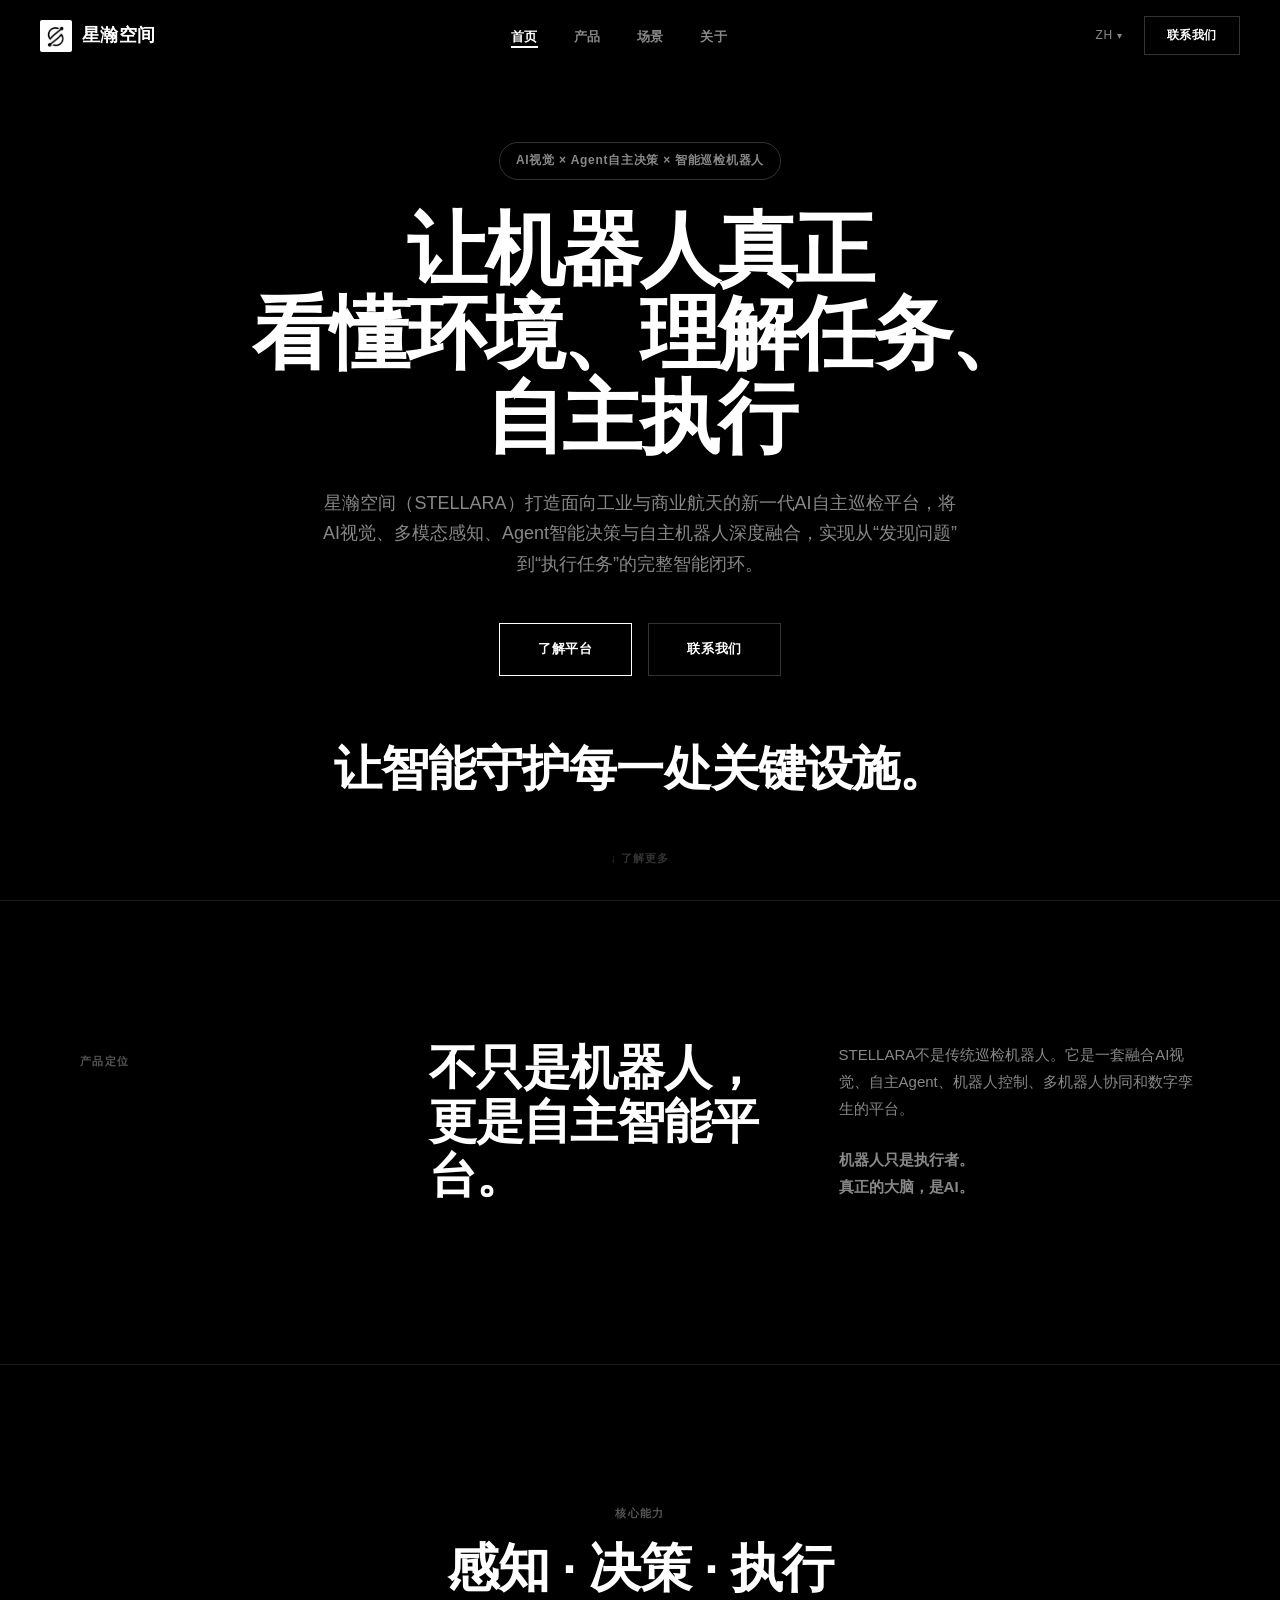
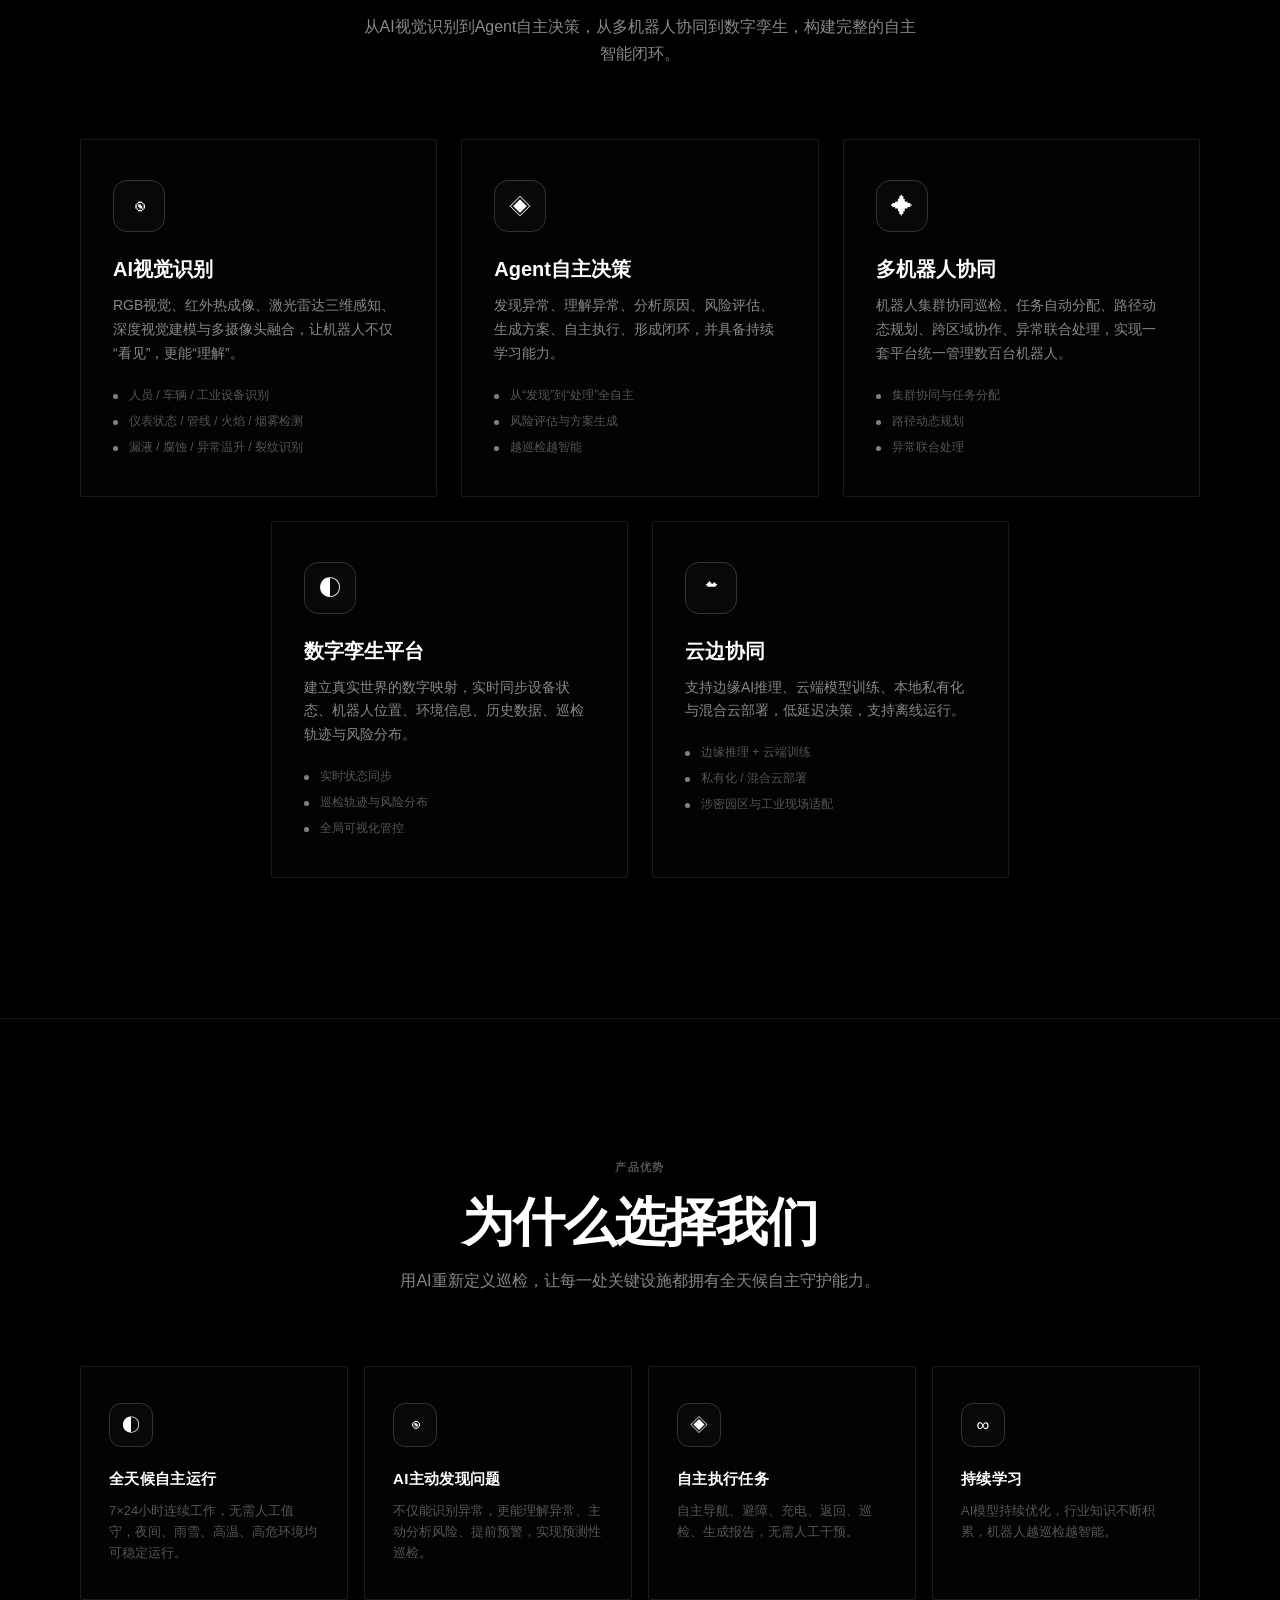
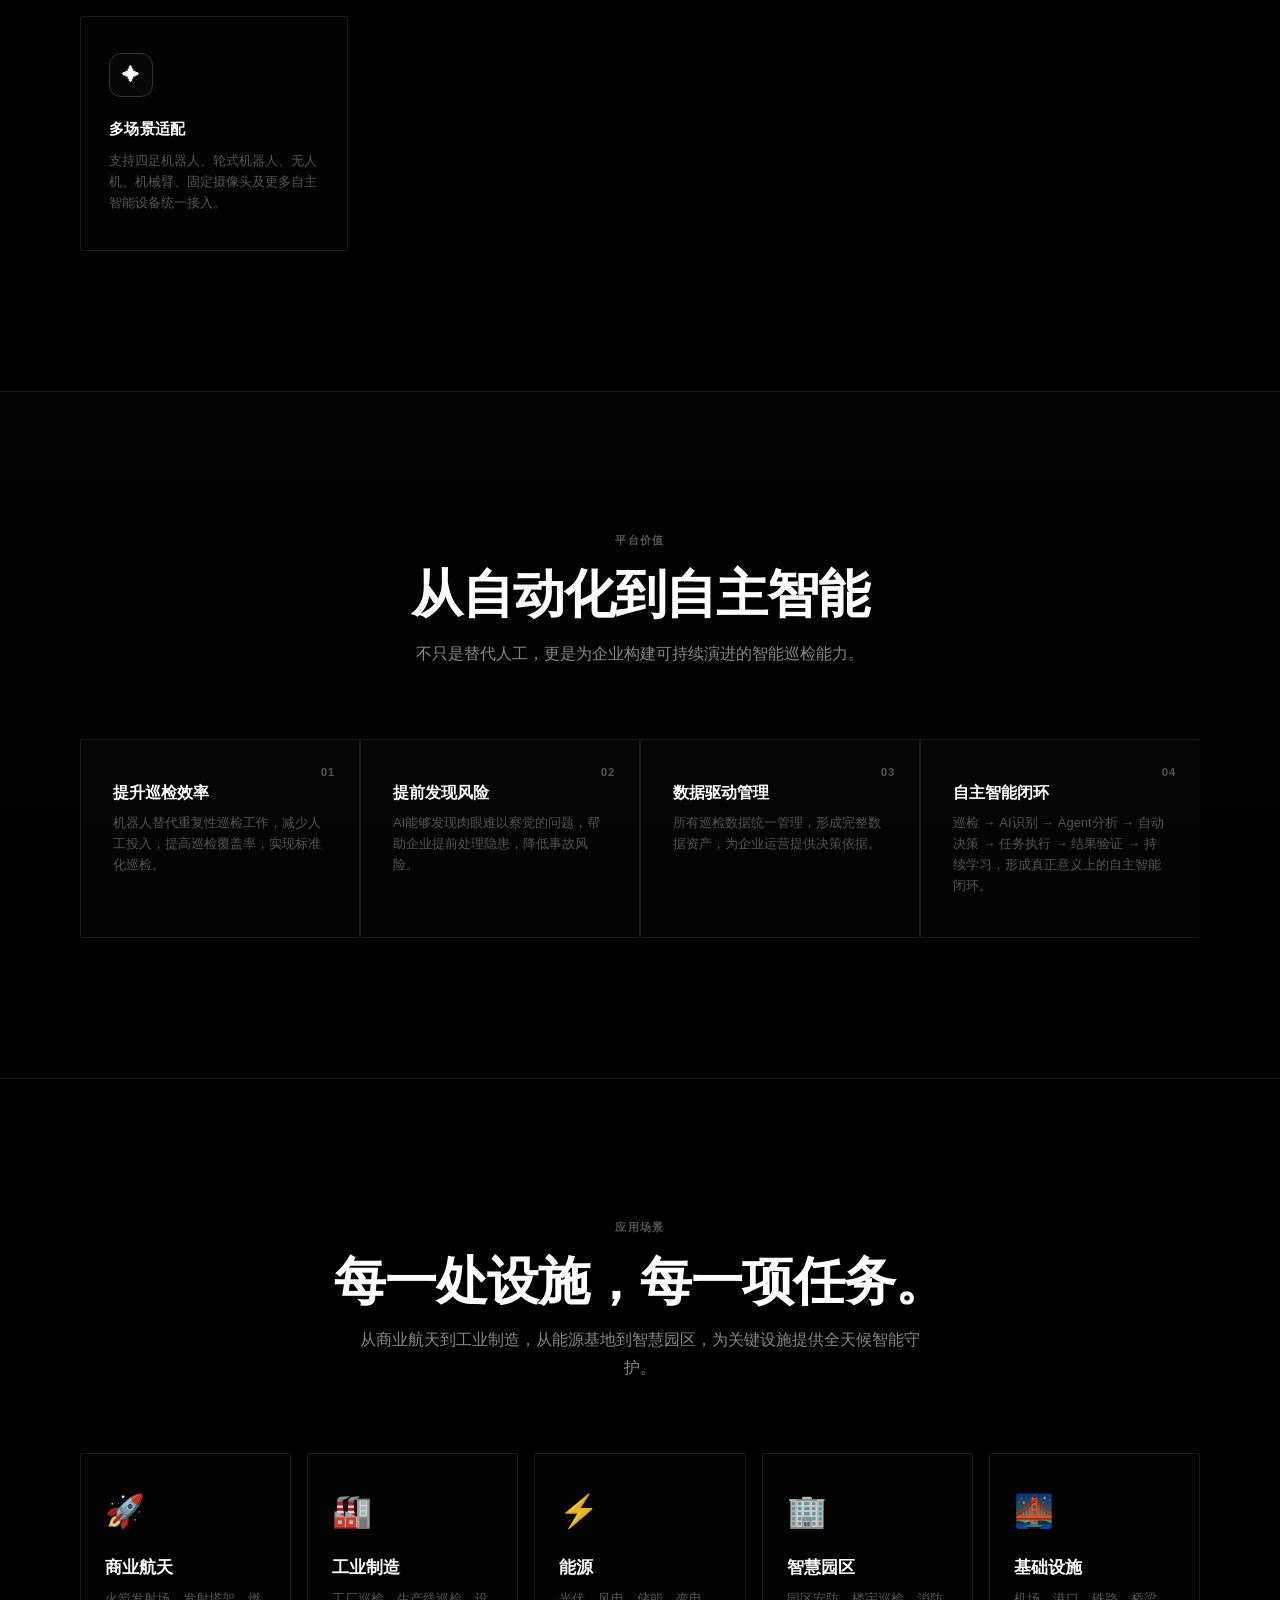
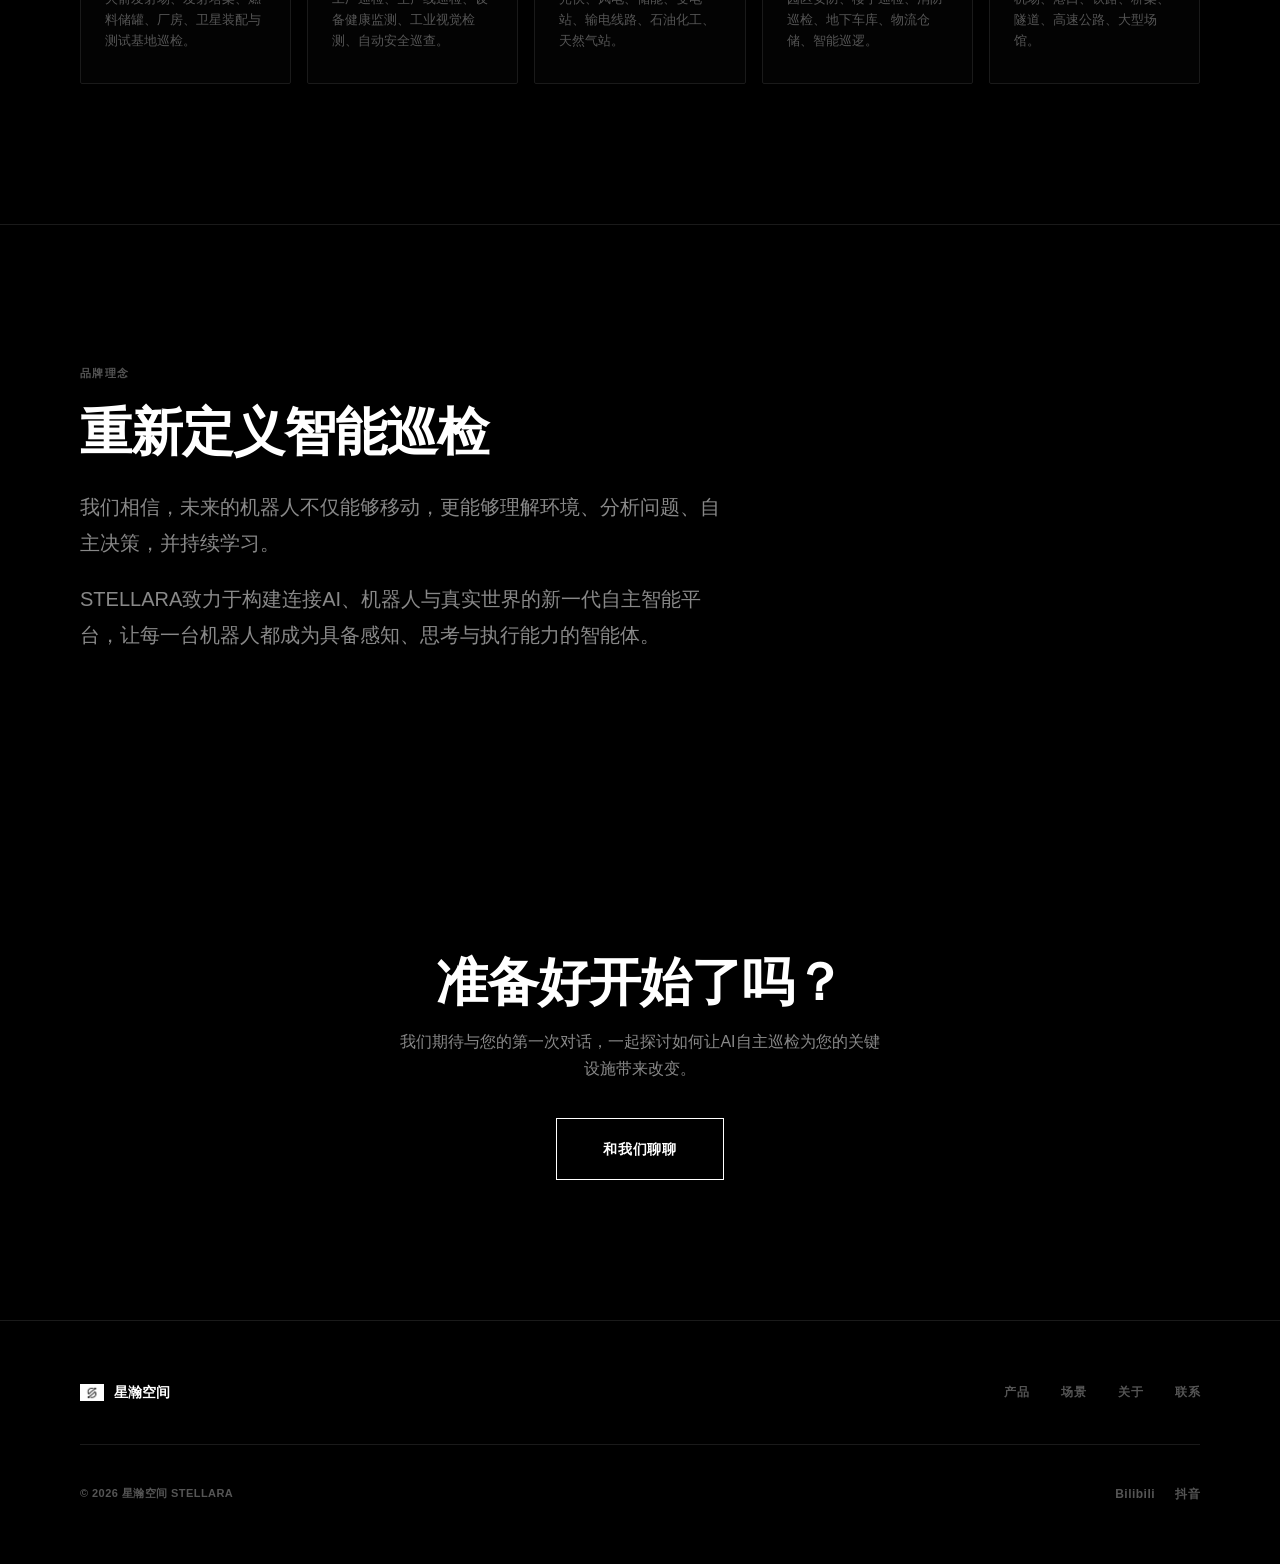
<file: index.html>
<!DOCTYPE html>
<html lang="zh-CN">
<head>
    <meta charset="UTF-8">
    <meta name="viewport" content="width=device-width, initial-scale=1.0">
    <meta name="description" content="STELLARA 星瀚空间 — 面向工业与商业航天的AI自主智能巡检平台">
    <title data-i18n="nav.home">星瀚空间 STELLARA</title>
    <link rel="stylesheet" href="css/spacex.css?v=8">
</head>
<body>

<nav class="nav">
    <a href="index.html" class="nav-logo">
        <img src="微信图片_20260413204202_1_2.jpg" alt="星瀚空间" width="32" height="32">
        星瀚空间
    </a>
    <ul class="nav-links">
        <li><a href="index.html" class="active" data-i18n="nav.home">首页</a></li>
        <li><a href="products.html" data-i18n="nav.products">产品</a></li>
        <li><a href="services.html" data-i18n="nav.services">场景</a></li>
        <li><a href="about.html" data-i18n="nav.about">关于</a></li>
    </ul>
    <div class="nav-lang" id="lang-switcher"></div>
    <a href="services.html#contact" class="nav-cta" data-i18n="nav.cta">联系我们</a>
    <button class="nav-toggle" aria-label="菜单">
        <span></span><span></span><span></span>
    </button>
</nav>

<div class="nav-mobile">
    <button class="nav-mobile-close">&times;</button>
    <a href="index.html" data-i18n="nav.home">首页</a>
    <a href="products.html" data-i18n="nav.products">产品</a>
    <a href="services.html" data-i18n="nav.services">场景</a>
    <a href="about.html" data-i18n="nav.about">关于</a>
    <a href="services.html#contact" data-i18n="nav.cta">联系我们</a>
    <div id="lang-switcher-mobile"></div>
</div>

<section class="hero">
    <div class="hero-content">
        <div class="hero-tag fade-in" data-i18n="hero.tag">AI视觉 × Agent自主决策 × 智能巡检机器人</div>
        <h1 class="fade-in" data-i18n="hero.title">让机器人真正<br>看懂环境、理解任务、<br>自主执行</h1>
        <p class="fade-in" data-i18n="hero.desc">星瀚空间（STELLARA）打造面向工业与商业航天的新一代AI自主巡检平台，将AI视觉、多模态感知、Agent智能决策与自主机器人深度融合，实现从“发现问题”到“执行任务”的完整智能闭环。</p>
        <div class="hero-actions fade-in">
            <a href="products.html" class="btn btn--primary" data-i18n="hero.btn1">了解平台</a>
            <a href="services.html#contact" class="btn" data-i18n="hero.btn2">联系我们</a>
        </div>
        <div class="hero-slogan fade-in" data-i18n="hero.slogan">Intelligence in Motion.</div>
    </div>
    <div class="hero-scroll-hint" data-i18n="hero.scroll">↓ 了解更多</div>
</section>

<section class="section positioning-section">
    <div class="container">
        <div class="positioning-grid fade-in">
            <div class="positioning-label" data-i18n="positioning.label">产品定位</div>
            <h2 data-i18n="positioning.heading">不只是机器人，<br>更是自主智能平台。</h2>
            <div class="positioning-body">
                <p data-i18n="positioning.p1">STELLARA不是传统巡检机器人。它是一套融合AI视觉、自主Agent、机器人控制、多机器人协同和数字孪生的平台。</p>
                <p class="positioning-highlight" data-i18n="positioning.p2">机器人只是执行者。<br>真正的大脑，是AI。</p>
            </div>
        </div>
    </div>
</section>

<section class="section capabilities-section">
    <div class="container">
        <div class="section-header section-header--center fade-in">
            <span class="section-label" data-i18n="capabilities.section">核心能力</span>
            <h2 class="section-title" data-i18n="capabilities.heading">感知 · 决策 · 执行</h2>
            <p class="section-desc" data-i18n="capabilities.desc">从AI视觉识别到Agent自主决策，从多机器人协同到数字孪生，构建完整的自主智能闭环。</p>
        </div>
        <div class="capability-grid fade-in">
            <article class="capability-card">
                <div class="capability-icon" aria-hidden="true">◉</div>
                <h3 data-i18n="capabilities.c1t">AI视觉识别</h3>
                <p data-i18n="capabilities.c1d">RGB视觉、红外热成像、激光雷达三维感知、深度视觉建模与多摄像头融合，让机器人不仅“看见”，更能“理解”。</p>
                <ul class="capability-list">
                    <li data-i18n="capabilities.c1i1">人员 / 车辆 / 工业设备识别</li>
                    <li data-i18n="capabilities.c1i2">仪表状态 / 管线 / 火焰 / 烟雾检测</li>
                    <li data-i18n="capabilities.c1i3">漏液 / 腐蚀 / 异常温升 / 裂纹识别</li>
                </ul>
            </article>
            <article class="capability-card">
                <div class="capability-icon" aria-hidden="true">◈</div>
                <h3 data-i18n="capabilities.c2t">Agent自主决策</h3>
                <p data-i18n="capabilities.c2d">发现异常、理解异常、分析原因、风险评估、生成方案、自主执行、形成闭环，并具备持续学习能力。</p>
                <ul class="capability-list">
                    <li data-i18n="capabilities.c2i1">从“发现”到“处理”全自主</li>
                    <li data-i18n="capabilities.c2i2">风险评估与方案生成</li>
                    <li data-i18n="capabilities.c2i3">越巡检越智能</li>
                </ul>
            </article>
            <article class="capability-card">
                <div class="capability-icon" aria-hidden="true">✦</div>
                <h3 data-i18n="capabilities.c3t">多机器人协同</h3>
                <p data-i18n="capabilities.c3d">机器人集群协同巡检、任务自动分配、路径动态规划、跨区域协作、异常联合处理，实现一套平台统一管理数百台机器人。</p>
                <ul class="capability-list">
                    <li data-i18n="capabilities.c3i1">集群协同与任务分配</li>
                    <li data-i18n="capabilities.c3i2">路径动态规划</li>
                    <li data-i18n="capabilities.c3i3">异常联合处理</li>
                </ul>
            </article>
            <article class="capability-card">
                <div class="capability-icon" aria-hidden="true">◐</div>
                <h3 data-i18n="capabilities.c4t">数字孪生平台</h3>
                <p data-i18n="capabilities.c4d">建立真实世界的数字映射，实时同步设备状态、机器人位置、环境信息、历史数据、巡检轨迹与风险分布。</p>
                <ul class="capability-list">
                    <li data-i18n="capabilities.c4i1">实时状态同步</li>
                    <li data-i18n="capabilities.c4i2">巡检轨迹与风险分布</li>
                    <li data-i18n="capabilities.c4i3">全局可视化管控</li>
                </ul>
            </article>
            <article class="capability-card">
                <div class="capability-icon" aria-hidden="true">☁</div>
                <h3 data-i18n="capabilities.c5t">云边协同</h3>
                <p data-i18n="capabilities.c5d">支持边缘AI推理、云端模型训练、本地私有化与混合云部署，低延迟决策，支持离线运行。</p>
                <ul class="capability-list">
                    <li data-i18n="capabilities.c5i1">边缘推理 + 云端训练</li>
                    <li data-i18n="capabilities.c5i2">私有化 / 混合云部署</li>
                    <li data-i18n="capabilities.c5i3">涉密园区与工业现场适配</li>
                </ul>
            </article>
        </div>
    </div>
</section>

<section class="section why-section">
    <div class="container">
        <div class="section-header section-header--center fade-in">
            <span class="section-label" data-i18n="why.section">产品优势</span>
            <h2 class="section-title" data-i18n="why.heading">为什么选择我们</h2>
            <p class="section-desc" data-i18n="why.desc">用AI重新定义巡检，让每一处关键设施都拥有全天候自主守护能力。</p>
        </div>
        <div class="feature-grid fade-in">
            <article class="feature-item">
                <div class="feature-item-glow"></div>
                <div class="feature-item-icon" aria-hidden="true">◐</div>
                <h4 data-i18n="why.f1t">全天候自主运行</h4>
                <p data-i18n="why.f1d">7×24小时连续工作，无需人工值守，夜间、雨雪、高温、高危环境均可稳定运行。</p>
            </article>
            <article class="feature-item">
                <div class="feature-item-glow"></div>
                <div class="feature-item-icon" aria-hidden="true">◉</div>
                <h4 data-i18n="why.f2t">AI主动发现问题</h4>
                <p data-i18n="why.f2d">不仅能识别异常，更能理解异常、主动分析风险、提前预警，实现预测性巡检。</p>
            </article>
            <article class="feature-item">
                <div class="feature-item-glow"></div>
                <div class="feature-item-icon" aria-hidden="true">◈</div>
                <h4 data-i18n="why.f3t">自主执行任务</h4>
                <p data-i18n="why.f3d">自主导航、避障、充电、返回、巡检、生成报告，无需人工干预。</p>
            </article>
            <article class="feature-item">
                <div class="feature-item-glow"></div>
                <div class="feature-item-icon" aria-hidden="true">∞</div>
                <h4 data-i18n="why.f4t">持续学习</h4>
                <p data-i18n="why.f4d">AI模型持续优化，行业知识不断积累，机器人越巡检越智能。</p>
            </article>
            <article class="feature-item">
                <div class="feature-item-glow"></div>
                <div class="feature-item-icon" aria-hidden="true">✦</div>
                <h4 data-i18n="why.f5t">多场景适配</h4>
                <p data-i18n="why.f5d">支持四足机器人、轮式机器人、无人机、机械臂、固定摄像头及更多自主智能设备统一接入。</p>
            </article>
        </div>
    </div>
</section>

<section class="section value-section">
    <div class="container">
        <div class="section-header section-header--center fade-in">
            <span class="section-label" data-i18n="value.section">平台价值</span>
            <h2 class="section-title" data-i18n="value.heading">从自动化到自主智能</h2>
            <p class="section-desc" data-i18n="value.desc">不只是替代人工，更是为企业构建可持续演进的智能巡检能力。</p>
        </div>
        <div class="value-grid fade-in">
            <article class="value-item">
                <div class="value-number">01</div>
                <h4 data-i18n="value.v1t">提升巡检效率</h4>
                <p data-i18n="value.v1d">机器人替代重复性巡检工作，减少人工投入，提高巡检覆盖率，实现标准化巡检。</p>
            </article>
            <article class="value-item">
                <div class="value-number">02</div>
                <h4 data-i18n="value.v2t">提前发现风险</h4>
                <p data-i18n="value.v2d">AI能够发现肉眼难以察觉的问题，帮助企业提前处理隐患，降低事故风险。</p>
            </article>
            <article class="value-item">
                <div class="value-number">03</div>
                <h4 data-i18n="value.v3t">数据驱动管理</h4>
                <p data-i18n="value.v3d">所有巡检数据统一管理，形成完整数据资产，为企业运营提供决策依据。</p>
            </article>
            <article class="value-item">
                <div class="value-number">04</div>
                <h4 data-i18n="value.v4t">自主智能闭环</h4>
                <p data-i18n="value.v4d">巡检 → AI识别 → Agent分析 → 自动决策 → 任务执行 → 结果验证 → 持续学习，形成真正意义上的自主智能闭环。</p>
            </article>
        </div>
    </div>
</section>

<section class="section scenarios-section">
    <div class="container">
        <div class="section-header section-header--center fade-in">
            <span class="section-label" data-i18n="scenarios.section">应用场景</span>
            <h2 class="section-title" data-i18n="scenarios.heading">Every Facility. Every Mission.</h2>
            <p class="section-desc" data-i18n="scenarios.desc">从商业航天到工业制造，从能源基地到智慧园区，为关键设施提供全天候智能守护。</p>
        </div>
        <div class="scenario-grid fade-in">
            <a href="services.html#space" class="scenario-card">
                <div class="scenario-icon" aria-hidden="true">🚀</div>
                <h3 data-i18n="scenarios.s1t">商业航天</h3>
                <p data-i18n="scenarios.s1d">火箭发射场、发射塔架、燃料储罐、厂房、卫星装配与测试基地巡检。</p>
            </a>
            <a href="services.html#industry" class="scenario-card">
                <div class="scenario-icon" aria-hidden="true">🏭</div>
                <h3 data-i18n="scenarios.s2t">工业制造</h3>
                <p data-i18n="scenarios.s2d">工厂巡检、生产线巡检、设备健康监测、工业视觉检测、自动安全巡查。</p>
            </a>
            <a href="services.html#energy" class="scenario-card">
                <div class="scenario-icon" aria-hidden="true">⚡</div>
                <h3 data-i18n="scenarios.s3t">能源</h3>
                <p data-i18n="scenarios.s3d">光伏、风电、储能、变电站、输电线路、石油化工、天然气站。</p>
            </a>
            <a href="services.html#campus" class="scenario-card">
                <div class="scenario-icon" aria-hidden="true">🏢</div>
                <h3 data-i18n="scenarios.s4t">智慧园区</h3>
                <p data-i18n="scenarios.s4d">园区安防、楼宇巡检、消防巡检、地下车库、物流仓储、智能巡逻。</p>
            </a>
            <a href="services.html#infrastructure" class="scenario-card">
                <div class="scenario-icon" aria-hidden="true">🌉</div>
                <h3 data-i18n="scenarios.s5t">基础设施</h3>
                <p data-i18n="scenarios.s5d">机场、港口、铁路、桥梁、隧道、高速公路、大型场馆。</p>
            </a>
        </div>
    </div>
</section>

<section class="section belief-section">
    <div class="container">
        <div class="belief-content fade-in">
            <span class="section-label" data-i18n="belief.section">品牌理念</span>
            <h2 data-i18n="belief.heading">重新定义智能巡检</h2>
            <p data-i18n="belief.p1">我们相信，未来的机器人不仅能够移动，更能够理解环境、分析问题、自主决策，并持续学习。</p>
            <p data-i18n="belief.p2">STELLARA致力于构建连接AI、机器人与真实世界的新一代自主智能平台，让每一台机器人都成为具备感知、思考与执行能力的智能体。</p>
        </div>
    </div>
</section>

<section class="cta">
    <div class="container">
        <h2 class="fade-in" data-i18n="cta.heading">准备好开始了吗？</h2>
        <p class="fade-in" data-i18n="cta.desc">我们期待与您的第一次对话，一起探讨如何让AI自主巡检为您的关键设施带来改变。</p>
        <div class="cta-actions fade-in">
            <a href="services.html#contact" class="btn btn--primary btn--lg" data-i18n="cta.btn">和我们聊聊</a>
        </div>
    </div>
</section>

<footer class="footer">
    <div class="container">
        <div class="footer-inner">
            <a href="index.html" class="footer-brand">
                <img src="微信图片_20260413204202_1_2.jpg" alt="星瀚空间" width="24" height="24" loading="lazy">
                星瀚空间
            </a>
            <div class="footer-links">
                <a href="products.html" data-i18n="footer.products">产品</a>
                <a href="services.html" data-i18n="footer.services">场景</a>
                <a href="about.html" data-i18n="footer.about">关于</a>
                <a href="mailto:stbotwr@outlook.com" data-i18n="footer.contact">联系</a>
            </div>
        </div>
        <div class="footer-bottom">
            <span class="footer-copy" data-i18n="footer.copy">© 2026 星瀚空间 STELLARA</span>
            <div class="footer-social">
                <a href="https://space.bilibili.com/3546841601804438" target="_blank" rel="noopener noreferrer">Bilibili</a>
                <a href="https://www.douyin.com/user/self?from_tab_name=main" target="_blank" rel="noopener noreferrer">抖音</a>
            </div>
        </div>
    </div>
</footer>

<div class="back-to-top">&uarr;</div>

<script src="js/config.js"></script>
<script src="js/i18n.js?v=8"></script>
<script src="js/spacex.js?v=5"></script>
</body>
</html>
</file>
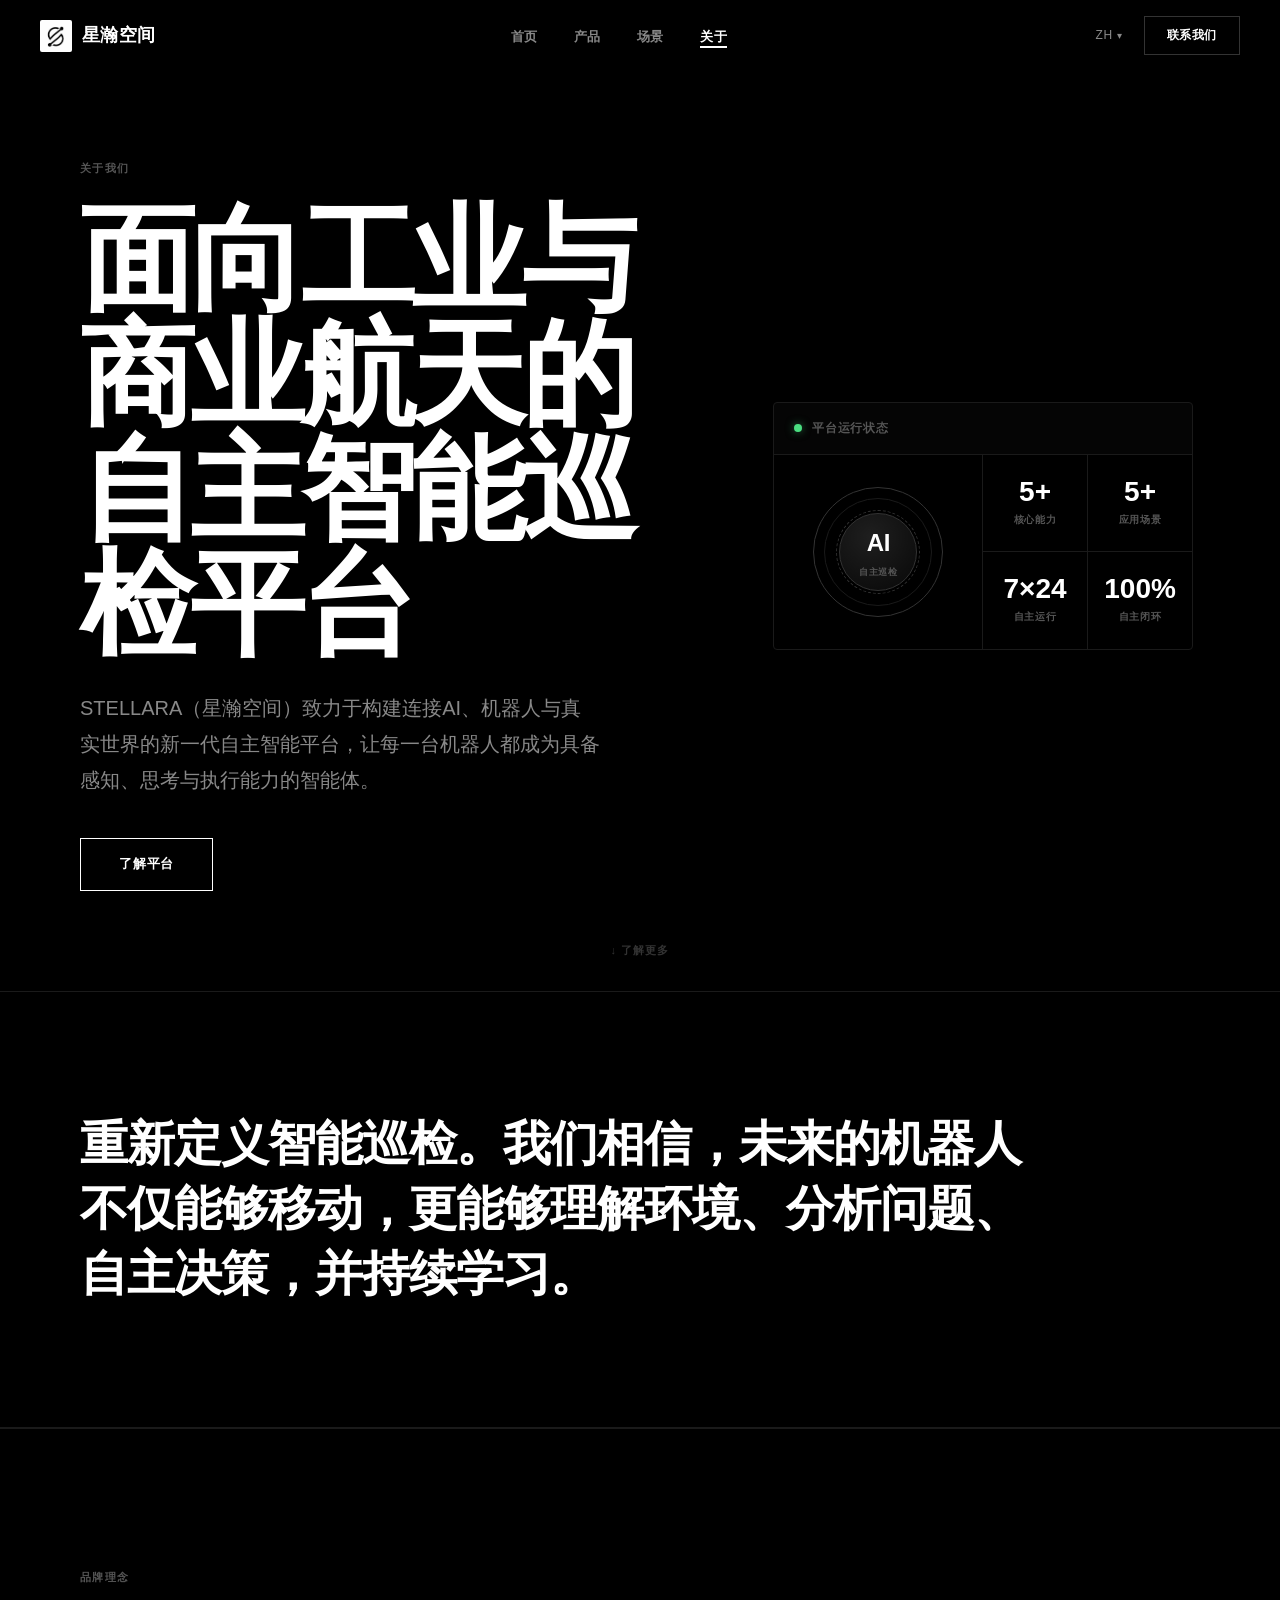
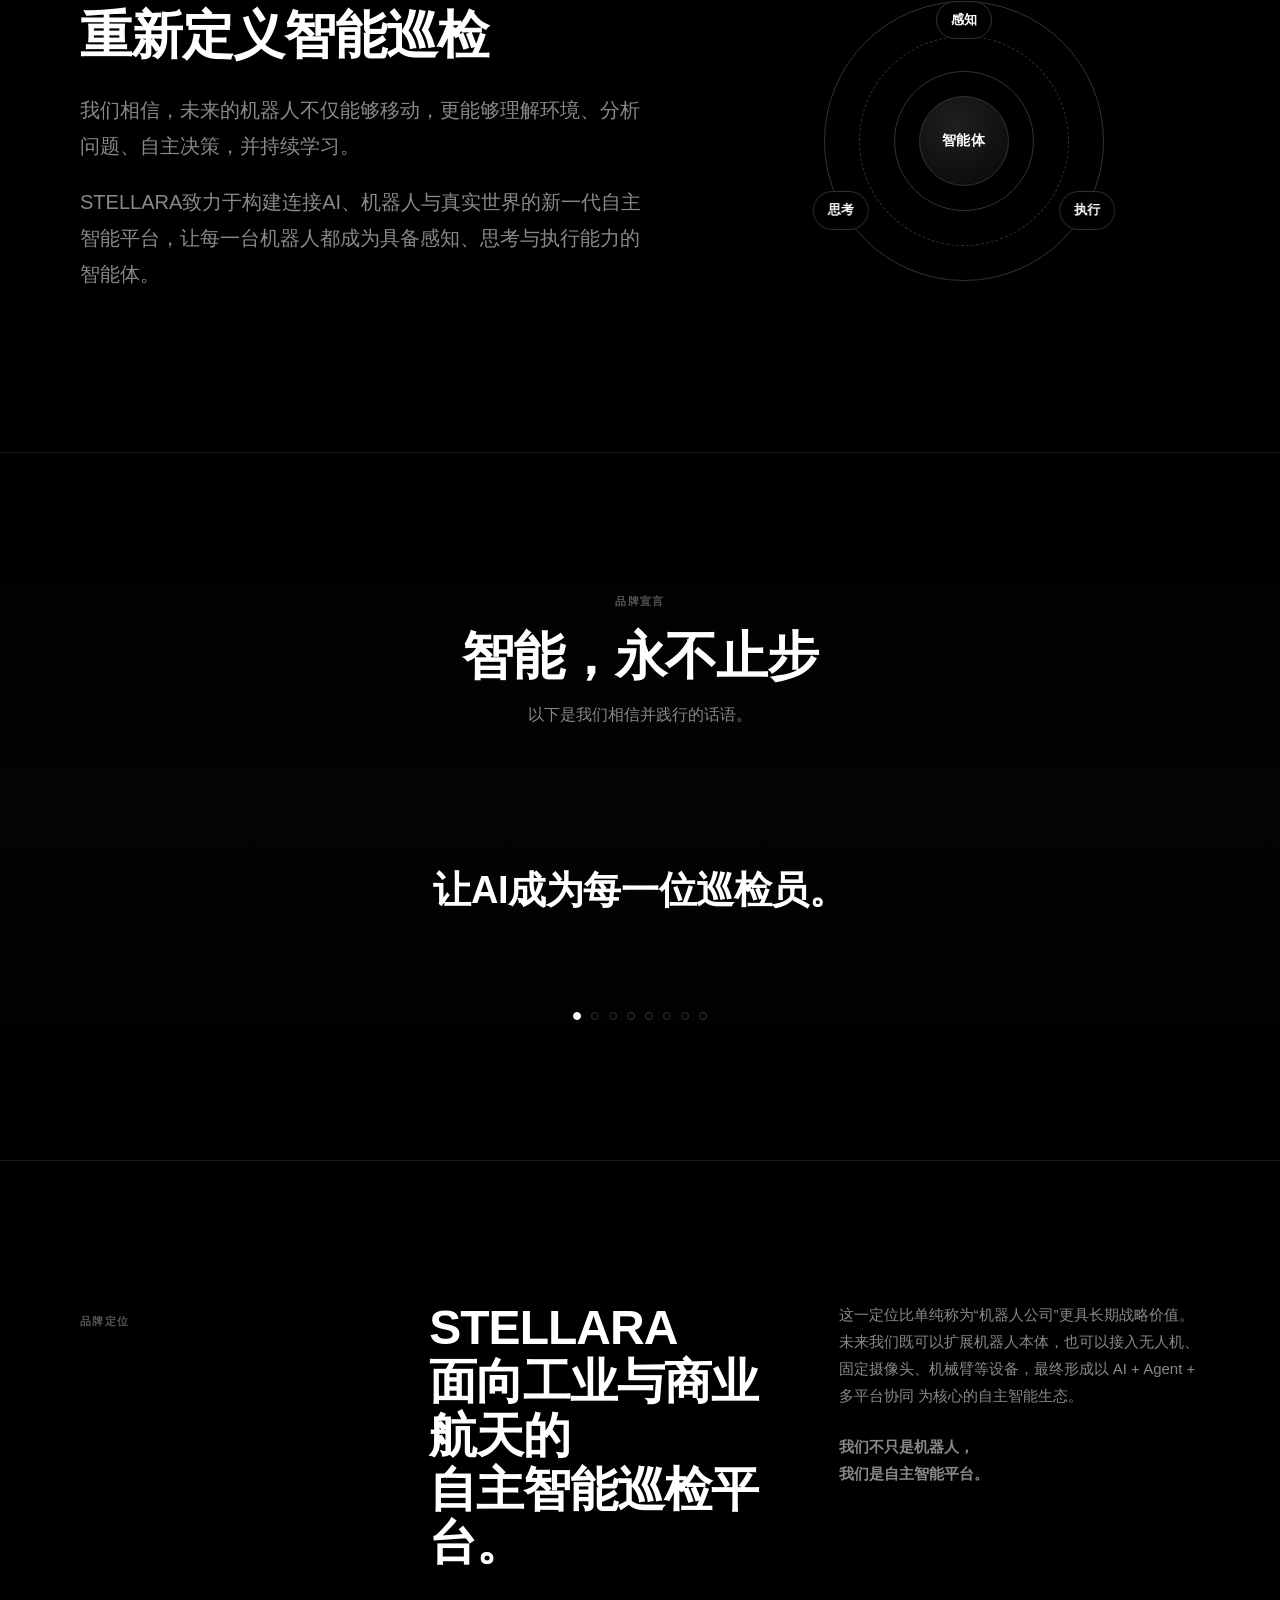
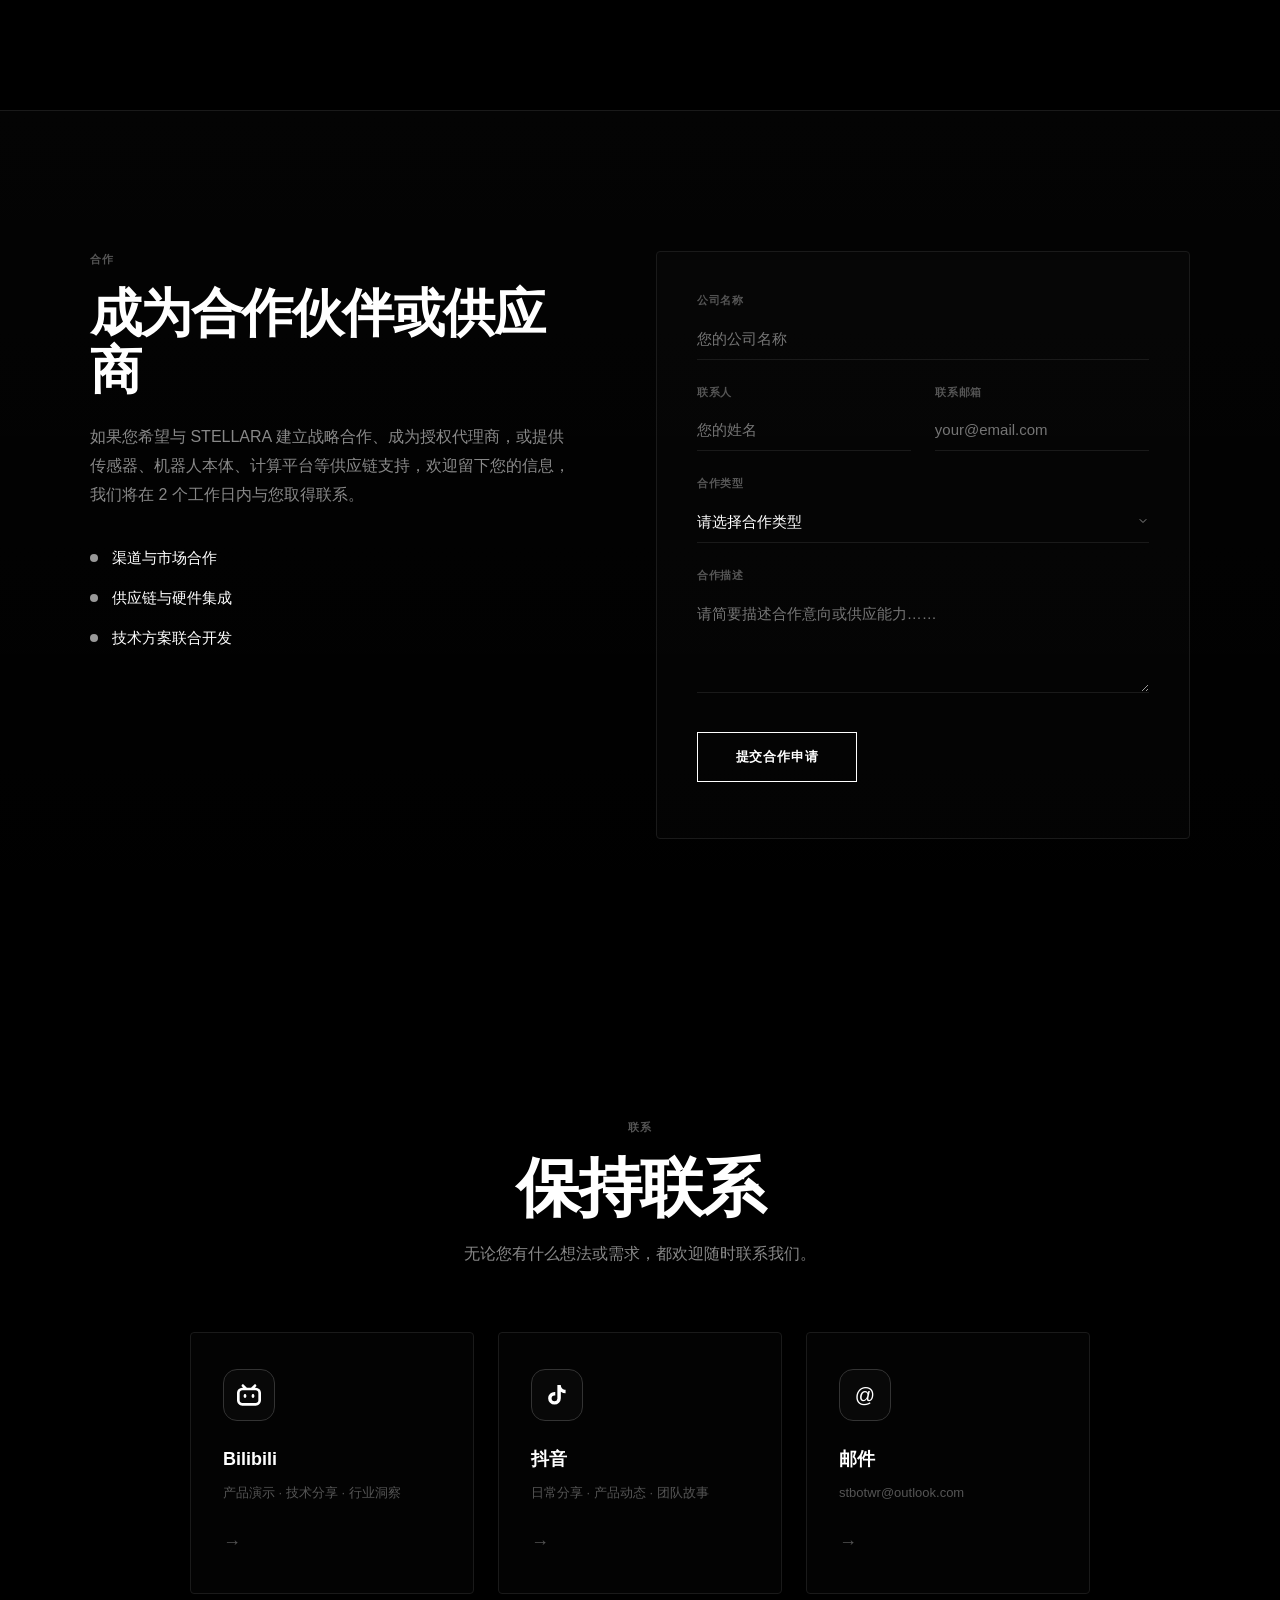
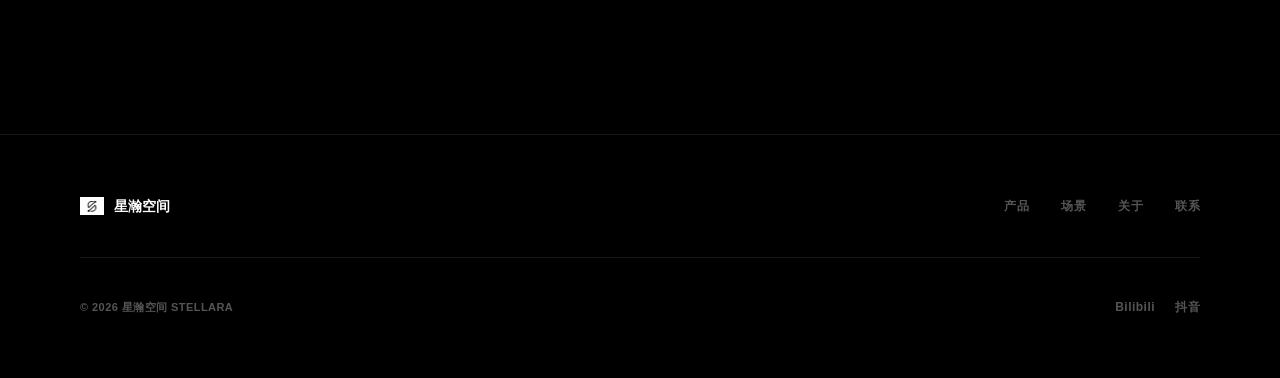
<file: about.html>
<!DOCTYPE html>
<html lang="zh-CN">
<head>
    <meta charset="UTF-8">
    <meta name="viewport" content="width=device-width, initial-scale=1.0">
    <meta name="description" content="关于星瀚空间 STELLARA — 面向工业与商业航天的自主智能巡检平台">
    <title data-i18n="page.about.title">关于 — 星瀚空间 STELLARA</title>
    <link rel="stylesheet" href="css/spacex.css?v=8">
</head>
<body>

<nav class="nav">
    <a href="index.html" class="nav-logo">
        <img src="微信图片_20260413204202_1_2.jpg" alt="星瀚空间" width="32" height="32">
        星瀚空间
    </a>
    <ul class="nav-links">
        <li><a href="index.html" data-i18n="nav.home">首页</a></li>
        <li><a href="products.html" data-i18n="nav.products">产品</a></li>
        <li><a href="services.html" data-i18n="nav.services">场景</a></li>
        <li><a href="about.html" class="active" data-i18n="nav.about">关于</a></li>
    </ul>
    <div class="nav-lang" id="lang-switcher"></div>
    <a href="services.html#contact" class="nav-cta" data-i18n="nav.cta">联系我们</a>
    <button class="nav-toggle" aria-label="菜单">
        <span></span><span></span><span></span>
    </button>
</nav>

<div class="nav-mobile">
    <button class="nav-mobile-close">&times;</button>
    <a href="index.html" data-i18n="nav.home">首页</a>
    <a href="products.html" data-i18n="nav.products">产品</a>
    <a href="services.html" data-i18n="nav.services">场景</a>
    <a href="about.html" data-i18n="nav.about">关于</a>
    <a href="services.html#contact" data-i18n="nav.cta">联系我们</a>
    <div id="lang-switcher-mobile"></div>
</div>

<section class="about-v2-hero">
    <div class="container about-v2-hero-inner">
        <div class="about-v2-hero-main fade-in">
            <span class="section-label" data-i18n="about.section">关于我们</span>
            <h1 data-i18n="about.heading">面向工业与商业航天的<br>自主智能巡检平台</h1>
            <p class="about-v2-hero-lead" data-i18n="about.p1">STELLARA（星瀚空间）致力于构建连接AI、机器人与真实世界的新一代自主智能平台，让每一台机器人都成为具备感知、思考与执行能力的智能体。</p>
            <a href="#belief" class="btn btn--primary" data-i18n="hero.btn1">了解我们</a>
        </div>
        <div class="about-v2-hero-visual fade-in">
            <div class="about-status-card">
                <div class="about-status-header">
                    <span class="about-status-dot live"></span>
                    <span class="about-status-title" data-i18n="about.status.title">平台运行状态</span>
                </div>
                <div class="about-status-body">
                    <div class="about-status-main">
                        <div class="about-status-orb">
                            <div class="about-status-orb-ring"></div>
                            <div class="about-status-orb-core">
                                <span class="about-status-orb-value">AI</span>
                                <span class="about-status-orb-label" data-i18n="about.status.orb">自主巡检</span>
                            </div>
                        </div>
                    </div>
                    <div class="about-status-metrics">
                        <div class="about-status-metric">
                            <span class="about-status-metric-value">5+</span>
                            <span class="about-status-metric-label" data-i18n="about.stat1">核心能力</span>
                        </div>
                        <div class="about-status-metric">
                            <span class="about-status-metric-value">5+</span>
                            <span class="about-status-metric-label" data-i18n="about.stat2">应用场景</span>
                        </div>
                        <div class="about-status-metric">
                            <span class="about-status-metric-value">7×24</span>
                            <span class="about-status-metric-label" data-i18n="about.stat3">自主运行</span>
                        </div>
                        <div class="about-status-metric">
                            <span class="about-status-metric-value">100%</span>
                            <span class="about-status-metric-label" data-i18n="about.v2.stat.team">自主闭环</span>
                        </div>
                    </div>
                </div>
            </div>
        </div>
    </div>
    <div class="hero-scroll-hint" data-i18n="hero.scroll">↓ 了解更多</div>
</section>

<section class="about-v2-statement">
    <div class="container">
        <p class="about-v2-statement-text fade-in" data-i18n="about.p2">重新定义智能巡检。我们相信，未来的机器人不仅能够移动，更能够理解环境、分析问题、自主决策，并持续学习。</p>
    </div>
</section>

<section class="section belief-section" id="belief">
    <div class="container">
        <div class="belief-grid fade-in">
            <div class="belief-content">
                <span class="section-label" data-i18n="belief.section">品牌理念</span>
                <h2 data-i18n="belief.heading">重新定义智能巡检</h2>
                <p data-i18n="belief.p1">我们相信，未来的机器人不仅能够移动，更能够理解环境、分析问题、自主决策，并持续学习。</p>
                <p data-i18n="belief.p2">STELLARA致力于构建连接AI、机器人与真实世界的新一代自主智能平台，让每一台机器人都成为具备感知、思考与执行能力的智能体。</p>
            </div>
            <div class="belief-visual">
                <div class="belief-cycle">
                    <div class="belief-cycle-ring"></div>
                    <div class="belief-cycle-ring"></div>
                    <div class="belief-cycle-ring"></div>
                    <div class="belief-cycle-center">
                        <span class="belief-cycle-core" data-i18n="belief.core">智能体</span>
                    </div>
                    <div class="belief-cycle-node" data-i18n="belief.node1">感知</div>
                    <div class="belief-cycle-node" data-i18n="belief.node2">思考</div>
                    <div class="belief-cycle-node" data-i18n="belief.node3">执行</div>
                </div>
            </div>
        </div>
    </div>
</section>

<section class="section tagline-section">
    <div class="container">
        <div class="section-header section-header--center fade-in">
            <span class="section-label" data-i18n="tagline.section">品牌宣言</span>
            <h2 class="section-title" data-i18n="tagline.heading">Intelligence in Motion</h2>
            <p class="section-desc" data-i18n="tagline.desc">以下是我们相信并践行的话语。</p>
        </div>
        <div class="tagline-carousel fade-in" id="tagline-carousel">
            <div class="tagline-track">
                <blockquote class="tagline-item active" data-i18n="tagline.t1">让AI成为每一位巡检员。</blockquote>
                <blockquote class="tagline-item" data-i18n="tagline.t2">从感知到决策，让机器人真正拥有行动智能。</blockquote>
                <blockquote class="tagline-item" data-i18n="tagline.t3">AI Vision. Autonomous Agent. Intelligent Inspection.</blockquote>
                <blockquote class="tagline-item" data-i18n="tagline.t4">Every Facility. Every Mission. Autonomous.</blockquote>
                <blockquote class="tagline-item" data-i18n="tagline.t5">智能巡检，不止于自动化。</blockquote>
                <blockquote class="tagline-item" data-i18n="tagline.t6">连接AI与现实世界。</blockquote>
                <blockquote class="tagline-item" data-i18n="tagline.t7">自主智能，赋能工业与商业航天。</blockquote>
                <blockquote class="tagline-item" data-i18n="tagline.t8">让机器人看懂世界，让AI守护未来。</blockquote>
            </div>
            <div class="tagline-dots">
                <button class="active" aria-label="1"></button>
                <button aria-label="2"></button>
                <button aria-label="3"></button>
                <button aria-label="4"></button>
                <button aria-label="5"></button>
                <button aria-label="6"></button>
                <button aria-label="7"></button>
                <button aria-label="8"></button>
            </div>
        </div>
    </div>
</section>

<section class="section positioning-section">
    <div class="container">
        <div class="positioning-grid fade-in">
            <div class="positioning-label" data-i18n="positioning.section">品牌定位</div>
            <h2 data-i18n="positioning.about">STELLARA<br>面向工业与商业航天的<br>自主智能巡检平台。</h2>
            <div class="positioning-body">
                <p data-i18n="positioning.about.p1">这一定位比单纯称为“机器人公司”更具长期战略价值。未来我们既可以扩展机器人本体，也可以接入无人机、固定摄像头、机械臂等设备，最终形成以 AI + Agent + 多平台协同 为核心的自主智能生态。</p>
                <p class="positioning-highlight" data-i18n="positioning.about.p2">我们不只是机器人，<br>我们是自主智能平台。</p>
            </div>
        </div>
    </div>
</section>

<section class="section partner-section" id="partner">
    <div class="container">
        <div class="partner-grid fade-in">
            <div class="partner-content">
                <span class="section-label" data-i18n="about.partner.label">合作</span>
                <h2 data-i18n="about.partner.heading">成为合作伙伴或供应商</h2>
                <p data-i18n="about.partner.desc">如果您希望与 STELLARA 建立战略合作、成为授权代理商，或提供传感器、机器人本体、计算平台等供应链支持，欢迎留下您的信息，我们将在 2 个工作日内与您取得联系。</p>
                <div class="partner-benefits">
                    <div class="partner-benefit">
                        <span class="partner-benefit-dot"></span>
                        <span data-i18n="about.partner.b1">渠道与市场合作</span>
                    </div>
                    <div class="partner-benefit">
                        <span class="partner-benefit-dot"></span>
                        <span data-i18n="about.partner.b2">供应链与硬件集成</span>
                    </div>
                    <div class="partner-benefit">
                        <span class="partner-benefit-dot"></span>
                        <span data-i18n="about.partner.b3">技术方案联合开发</span>
                    </div>
                </div>
            </div>
            <div class="partner-form-wrap">
                <form id="partner-form">
                    <div class="form-group">
                        <label data-i18n="about.partner.company">公司名称</label>
                        <input type="text" name="company" required data-i18n-placeholder="about.partner.company.ph" placeholder="您的公司名称">
                    </div>
                    <div class="form-row">
                        <div class="form-group">
                            <label data-i18n="about.partner.name">联系人</label>
                            <input type="text" name="name" required data-i18n-placeholder="about.partner.name.ph" placeholder="您的姓名">
                        </div>
                        <div class="form-group">
                            <label data-i18n="about.partner.email">联系邮箱</label>
                            <input type="email" name="email" required data-i18n-placeholder="about.partner.email.ph" placeholder="your@email.com">
                        </div>
                    </div>
                    <div class="form-group">
                        <label data-i18n="about.partner.type">合作类型</label>
                        <select name="type" required>
                            <option value="" data-i18n="about.partner.type.ph">请选择合作类型</option>
                            <option value="partner" data-i18n="about.partner.type.partner">合作伙伴 / 渠道代理</option>
                            <option value="supplier" data-i18n="about.partner.type.supplier">供应商 / 硬件集成</option>
                            <option value="tech" data-i18n="about.partner.type.tech">技术联合开发</option>
                            <option value="other" data-i18n="about.partner.type.other">其他合作</option>
                        </select>
                    </div>
                    <div class="form-group">
                        <label data-i18n="about.partner.msg">合作描述</label>
                        <textarea name="message" required data-i18n-placeholder="about.partner.msg.ph" placeholder="请简要描述合作意向或供应能力……"></textarea>
                    </div>
                    <button type="submit" class="btn btn--primary" data-i18n="about.partner.submit">提交合作申请</button>
                    <div class="form-message" id="partner-form-message"></div>
                </form>
            </div>
        </div>
    </div>
</section>

<section class="about-v2-connect" id="contact">
    <div class="container">
        <div class="about-v2-connect-head fade-in">
            <span class="section-label" data-i18n="about.v2.connect.label">联系</span>
            <h2 data-i18n="about.v2.connect.heading">保持联系</h2>
            <p data-i18n="about.v2.connect.desc">无论您有什么想法或需求，都欢迎随时联系我们。</p>
        </div>
        <div class="connect-grid fade-in">
            <a href="https://space.bilibili.com/3546841601804438" target="_blank" rel="noopener noreferrer" class="connect-card">
                <div class="connect-icon">
                    <svg width="24" height="24" viewBox="0 0 24 24" fill="currentColor"><path d="M17.813 4.653h.854c1.51.054 2.769.578 3.773 1.574 1.004.995 1.524 2.249 1.56 3.76v7.36c-.036 1.51-.556 2.769-1.56 3.773s-2.262 1.524-3.773 1.56H5.333c-1.51-.036-2.769-.556-3.773-1.56S.036 18.858 0 17.347v-7.36c.036-1.511.556-2.765 1.56-3.76 1.004-.996 2.262-1.52 3.773-1.574h.774l-1.174-1.12a1.234 1.234 0 0 1-.373-.906c0-.356.124-.658.373-.907l.027-.027c.267-.249.573-.373.92-.373.347 0 .653.124.92.373L9.653 4.44c.071.071.134.142.187.213h4.267a.836.836 0 0 1 .16-.213l2.853-2.747c.267-.249.573-.373.92-.373.347 0 .662.151.929.4.267.249.391.551.391.907 0 .355-.124.657-.373.906zM5.333 7.24c-.746.018-1.373.276-1.88.773-.506.498-.769 1.13-.786 1.894v7.52c.017.764.28 1.395.786 1.893.507.498 1.134.756 1.88.773h13.334c.746-.017 1.373-.275 1.88-.773.506-.498.769-1.129.786-1.893v-7.52c-.017-.765-.28-1.396-.786-1.894-.507-.497-1.134-.755-1.88-.773zM8 11.107c.373 0 .684.124.933.373.25.249.383.569.4.96v1.173c-.017.391-.15.711-.4.96-.249.25-.56.374-.933.374s-.684-.125-.933-.374c-.25-.249-.383-.569-.4-.96V12.44c.017-.391.15-.711.4-.96.249-.249.56-.373.933-.373zm8 0c.373 0 .684.124.933.373.25.249.383.569.4.96v1.173c-.017.391-.15.711-.4.96-.249.25-.56.374-.933.374s-.684-.125-.933-.374c-.25-.249-.383-.569-.4-.96V12.44c.017-.391.15-.711.4-.96.249-.249.56-.373.933-.373z"/></svg>
                </div>
                <h4>Bilibili</h4>
                <p data-i18n="about.social.bili.desc">产品演示 · 技术分享 · 行业洞察</p>
                <span class="connect-arrow">&rarr;</span>
            </a>
            <a href="https://www.douyin.com/user/self?from_tab_name=main" target="_blank" rel="noopener noreferrer" class="connect-card">
                <div class="connect-icon">
                    <svg width="24" height="24" viewBox="0 0 24 24" fill="currentColor"><path d="M19.59 6.69a4.83 4.83 0 0 1-3.77-4.25V2h-3.45v13.67a2.89 2.89 0 0 1-2.88 2.5 2.89 2.89 0 0 1-2.89-2.89 2.89 2.89 0 0 1 2.89-2.89c.28 0 .54.04.79.1v-3.5a6.37 6.37 0 0 0-.79-.05A6.34 6.34 0 0 0 3.15 15.2a6.34 6.34 0 0 0 6.34 6.34 6.34 6.34 0 0 0 6.34-6.34V8.73a8.19 8.19 0 0 0 4.76 1.52v-3.4a4.85 4.85 0 0 1-1-.16z"/></svg>
                </div>
                <h4>抖音</h4>
                <p data-i18n="about.social.douyin.desc">日常分享 · 产品动态 · 团队故事</p>
                <span class="connect-arrow">&rarr;</span>
            </a>
            <a href="mailto:stbotwr@outlook.com" class="connect-card">
                <div class="connect-icon">@</div>
                <h4 data-i18n="about.v2.connect.email">邮件</h4>
                <p data-i18n="about.v2.connect.email.desc">stbotwr@outlook.com</p>
                <span class="connect-arrow">&rarr;</span>
            </a>
        </div>
    </div>
</section>

<footer class="footer">
    <div class="container">
        <div class="footer-inner">
            <a href="index.html" class="footer-brand">
                <img src="微信图片_20260413204202_1_2.jpg" alt="星瀚空间" width="24" height="24" loading="lazy">
                星瀚空间
            </a>
            <div class="footer-links">
                <a href="products.html" data-i18n="footer.products">产品</a>
                <a href="services.html" data-i18n="footer.services">场景</a>
                <a href="about.html" data-i18n="footer.about">关于</a>
                <a href="mailto:stbotwr@outlook.com" data-i18n="footer.contact">联系</a>
            </div>
        </div>
        <div class="footer-bottom">
            <span class="footer-copy" data-i18n="footer.copy">© 2026 星瀚空间 STELLARA</span>
            <div class="footer-social">
                <a href="https://space.bilibili.com/3546841601804438" target="_blank" rel="noopener noreferrer">Bilibili</a>
                <a href="https://www.douyin.com/user/self?from_tab_name=main" target="_blank" rel="noopener noreferrer">抖音</a>
            </div>
        </div>
    </div>
</footer>

<div class="back-to-top">&uarr;</div>

<script src="js/config.js"></script>
<script src="js/i18n.js?v=8"></script>
<script src="js/spacex.js?v=6"></script>
<script>
(function(){
    var API_BASE = (window.API_BASE || 'http://localhost:5000').replace(/\/$/, '');

    var partnerForm = document.getElementById('partner-form');
    if(partnerForm){
        partnerForm.addEventListener('submit', async function(e){
            e.preventDefault();
            var data = Object.fromEntries(new FormData(this).entries());
            data.source = 'partner';
            var msg = document.getElementById('partner-form-message');
            try {
                var res = await fetch(API_BASE + '/api/contact', {
                    method:'POST',
                    headers:{'Content-Type':'application/json'},
                    body:JSON.stringify(data)
                });
                var result = await res.json();
                msg.textContent = result.message;
                msg.className = 'form-message ' + (result.success ? 'success' : 'error');
                if(result.success) this.reset();
            } catch(err){
                msg.textContent = '提交失败，请稍后重试';
                msg.className = 'form-message error';
            }
        });
    }

    function initTaglineCarousel(){
        var carousel = document.getElementById('tagline-carousel');
        if(!carousel) return;
        var items = carousel.querySelectorAll('.tagline-item');
        var dots = carousel.querySelectorAll('.tagline-dots button');
        var current = 0;
        var interval;
        if(items.length === 0) return;

        function show(index){
            items[current].classList.remove('active');
            dots[current].classList.remove('active');
            current = (index + items.length) % items.length;
            items[current].classList.add('active');
            dots[current].classList.add('active');
        }

        for(var i=0; i<dots.length; i++){
            (function(idx){
                dots[idx].addEventListener('click', function(){
                    show(idx);
                    resetTimer();
                });
            })(i);
        }

        function next(){
            show(current + 1);
        }

        function resetTimer(){
            clearInterval(interval);
            interval = setInterval(next, 5000);
        }

        resetTimer();
    }

    initTaglineCarousel();
})();
</script>
</body>
</html>
</file>
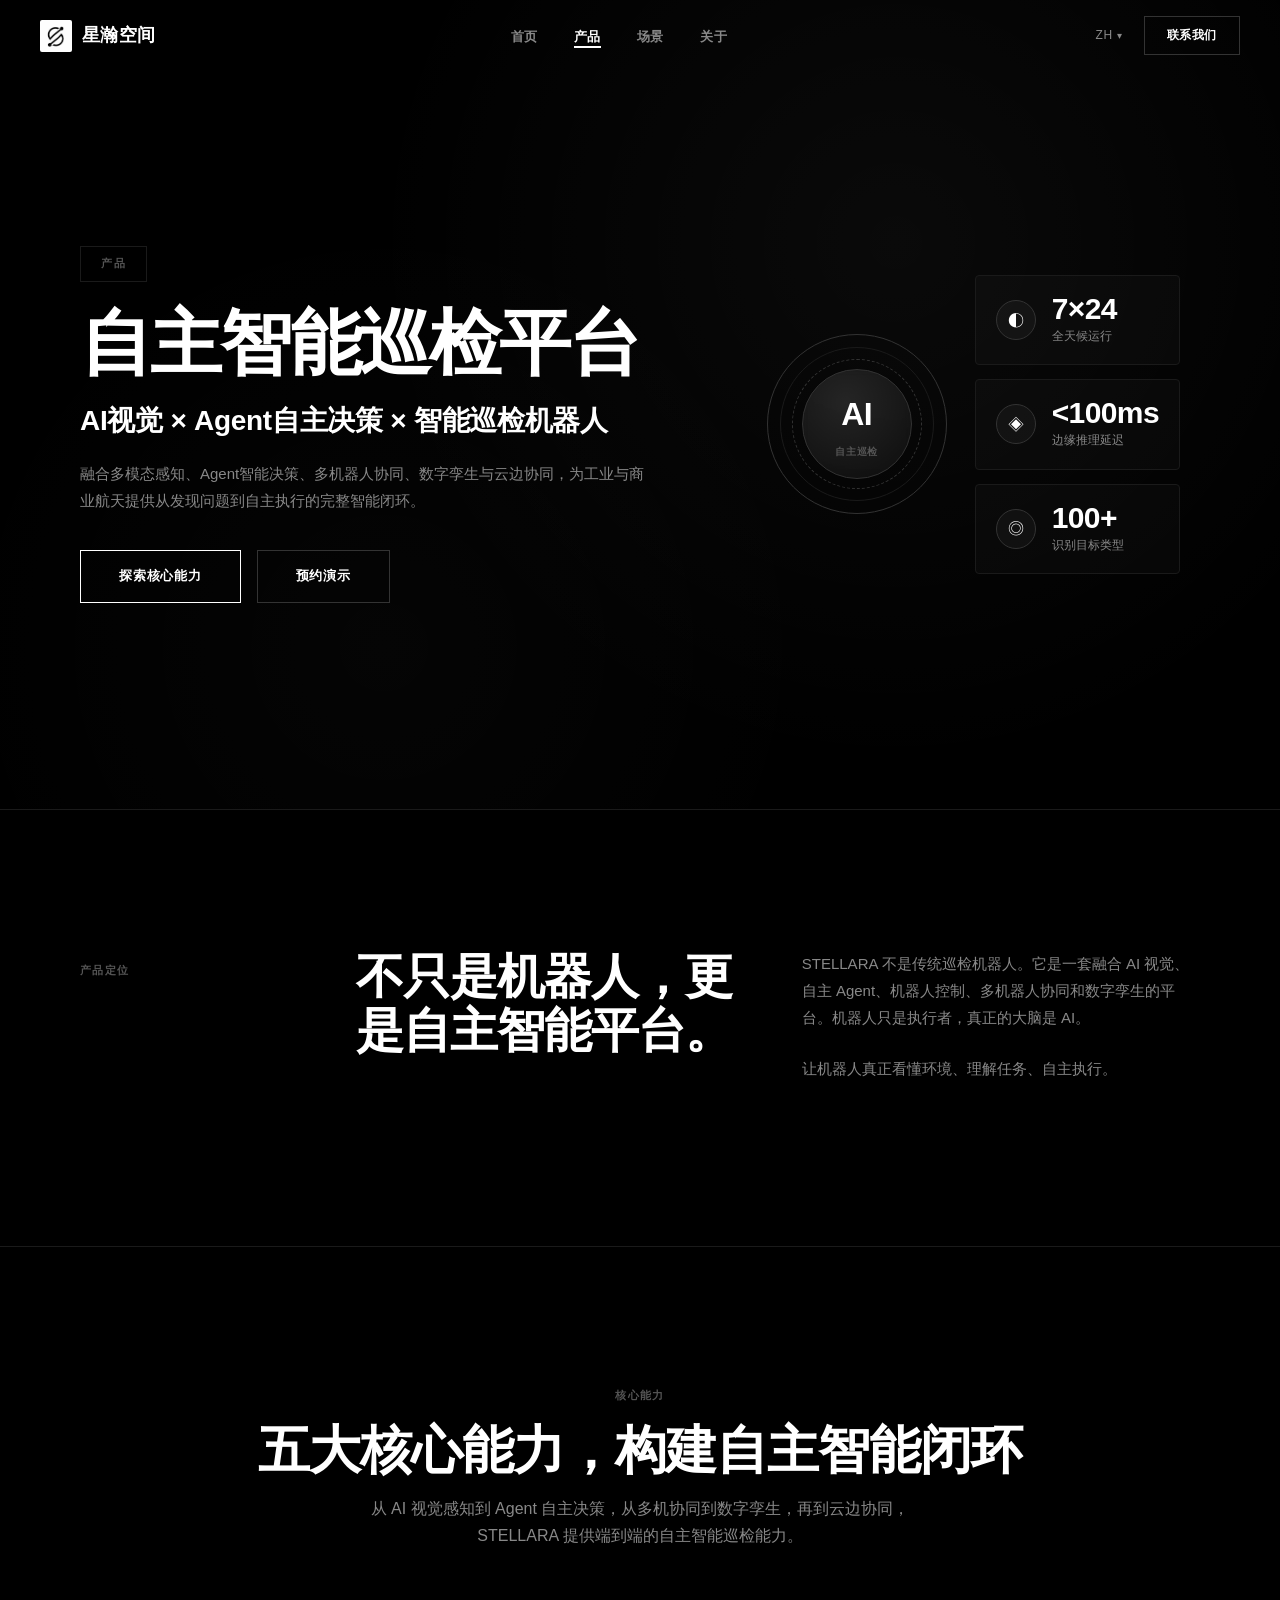
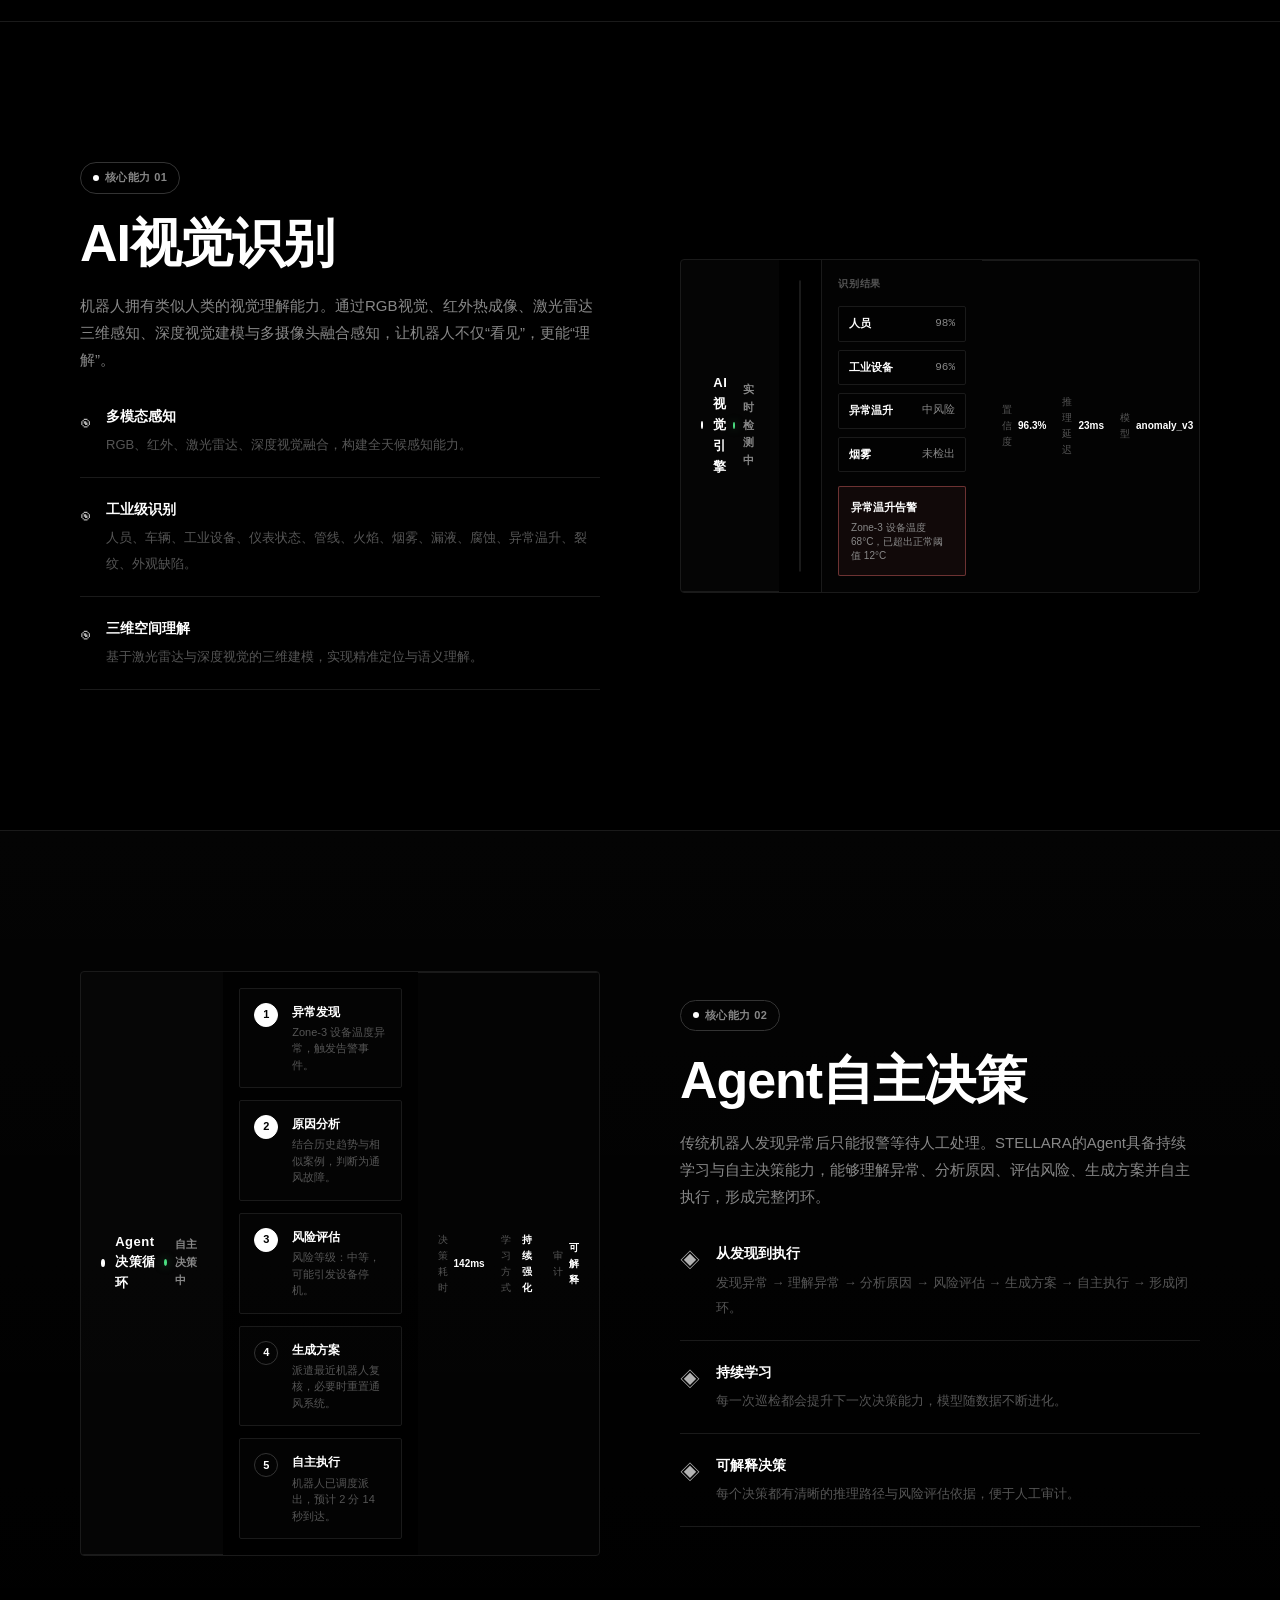
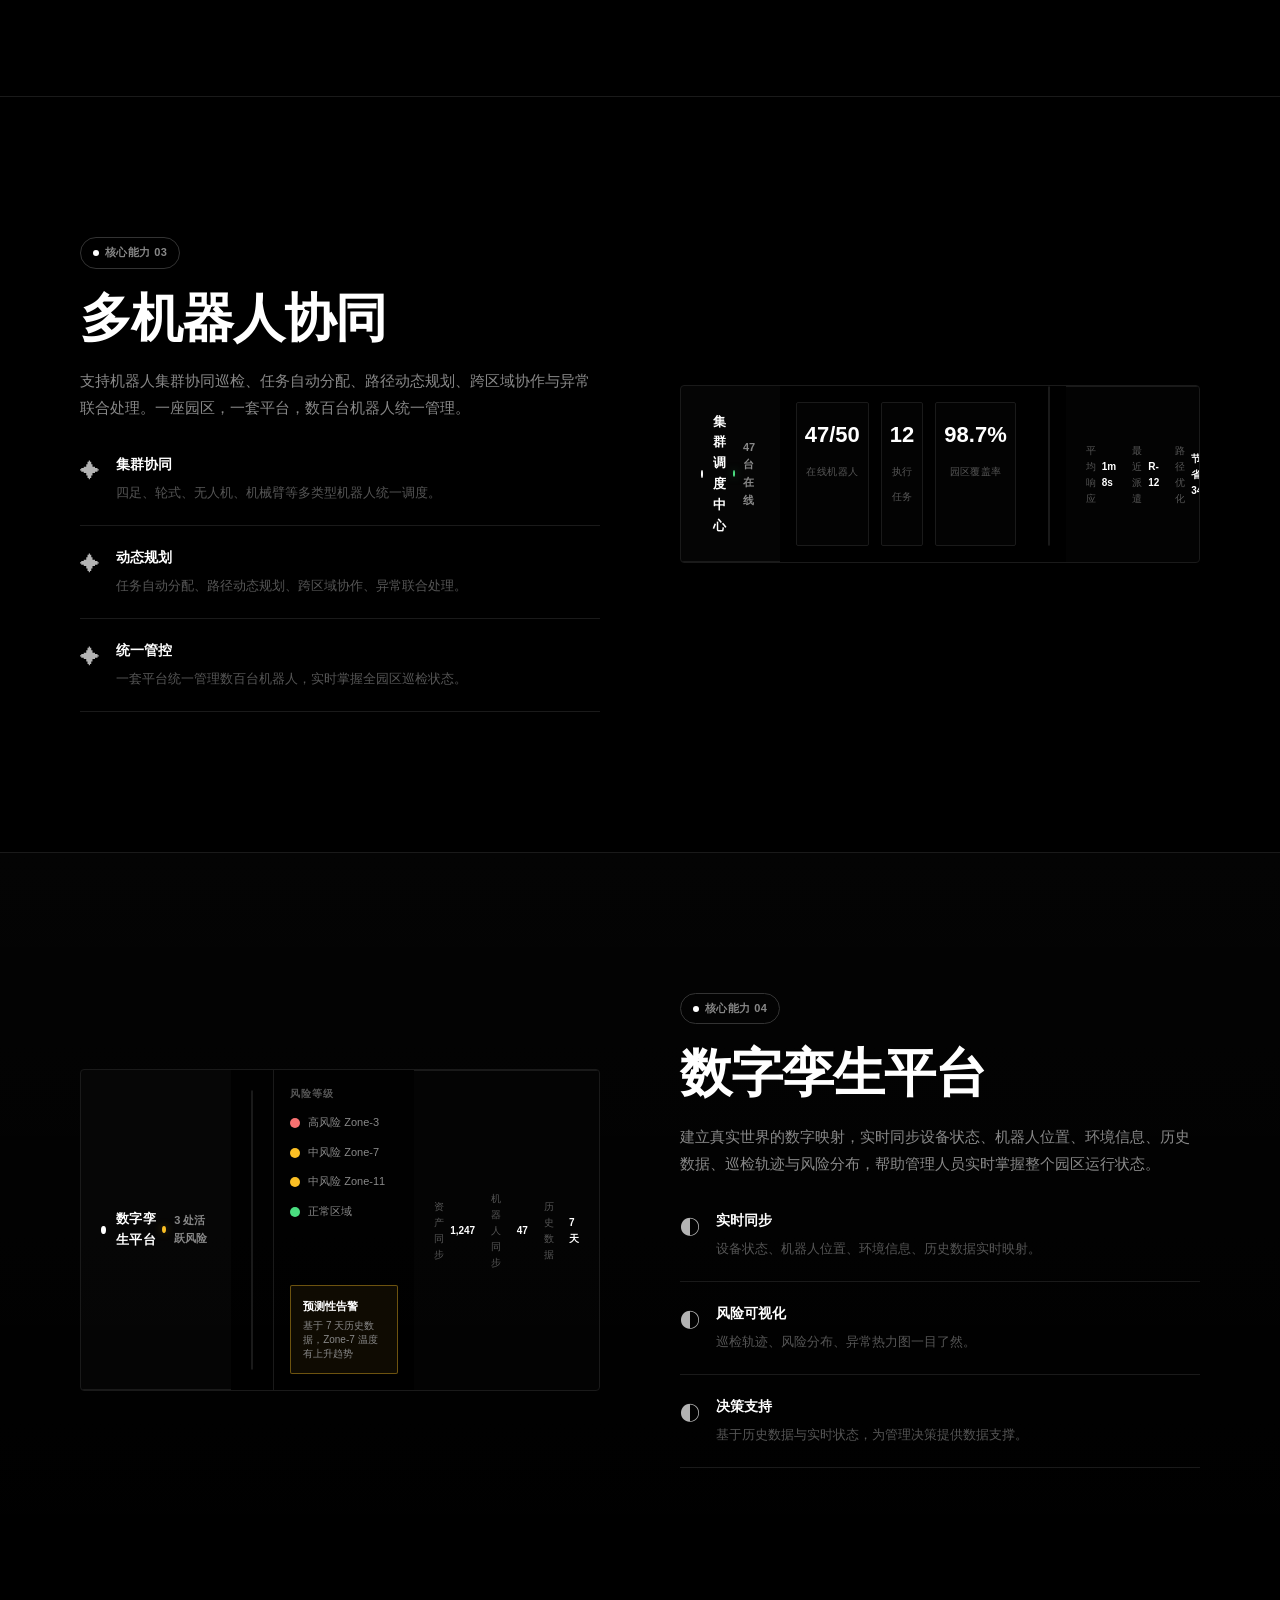
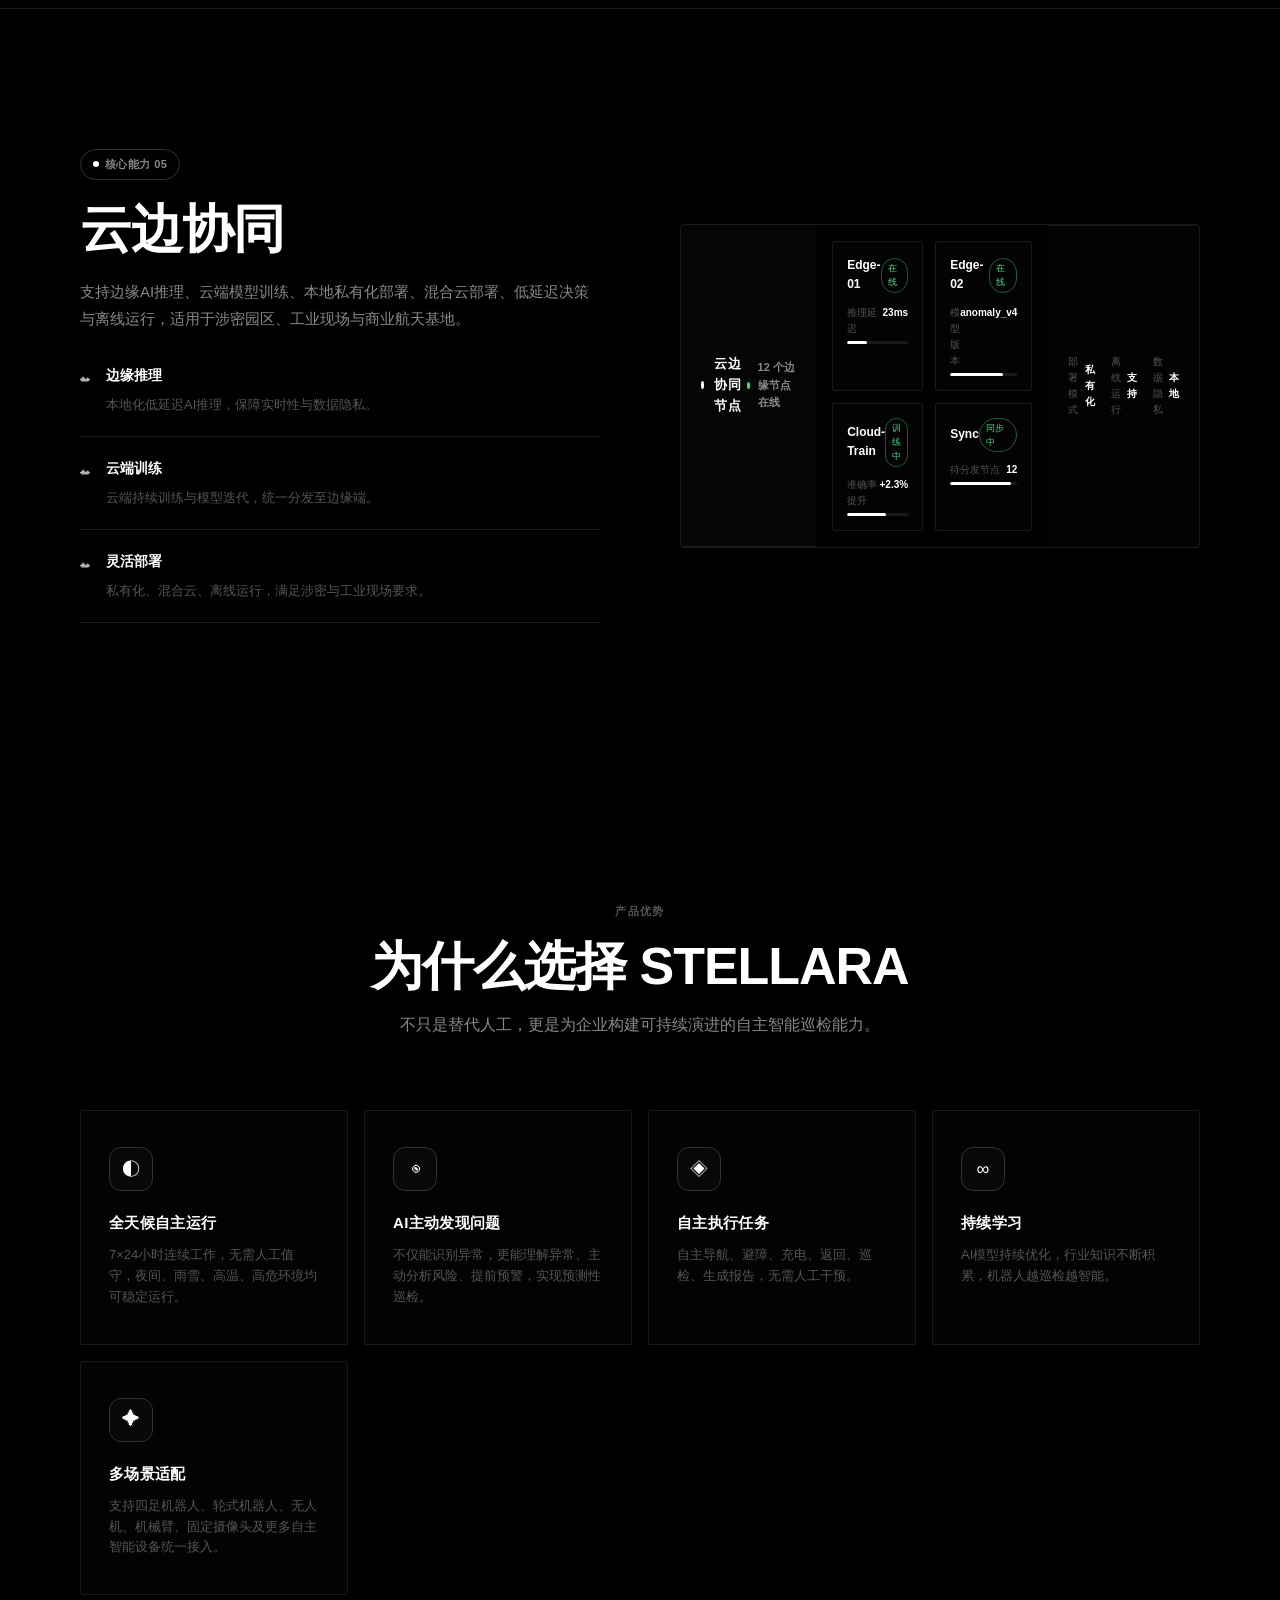
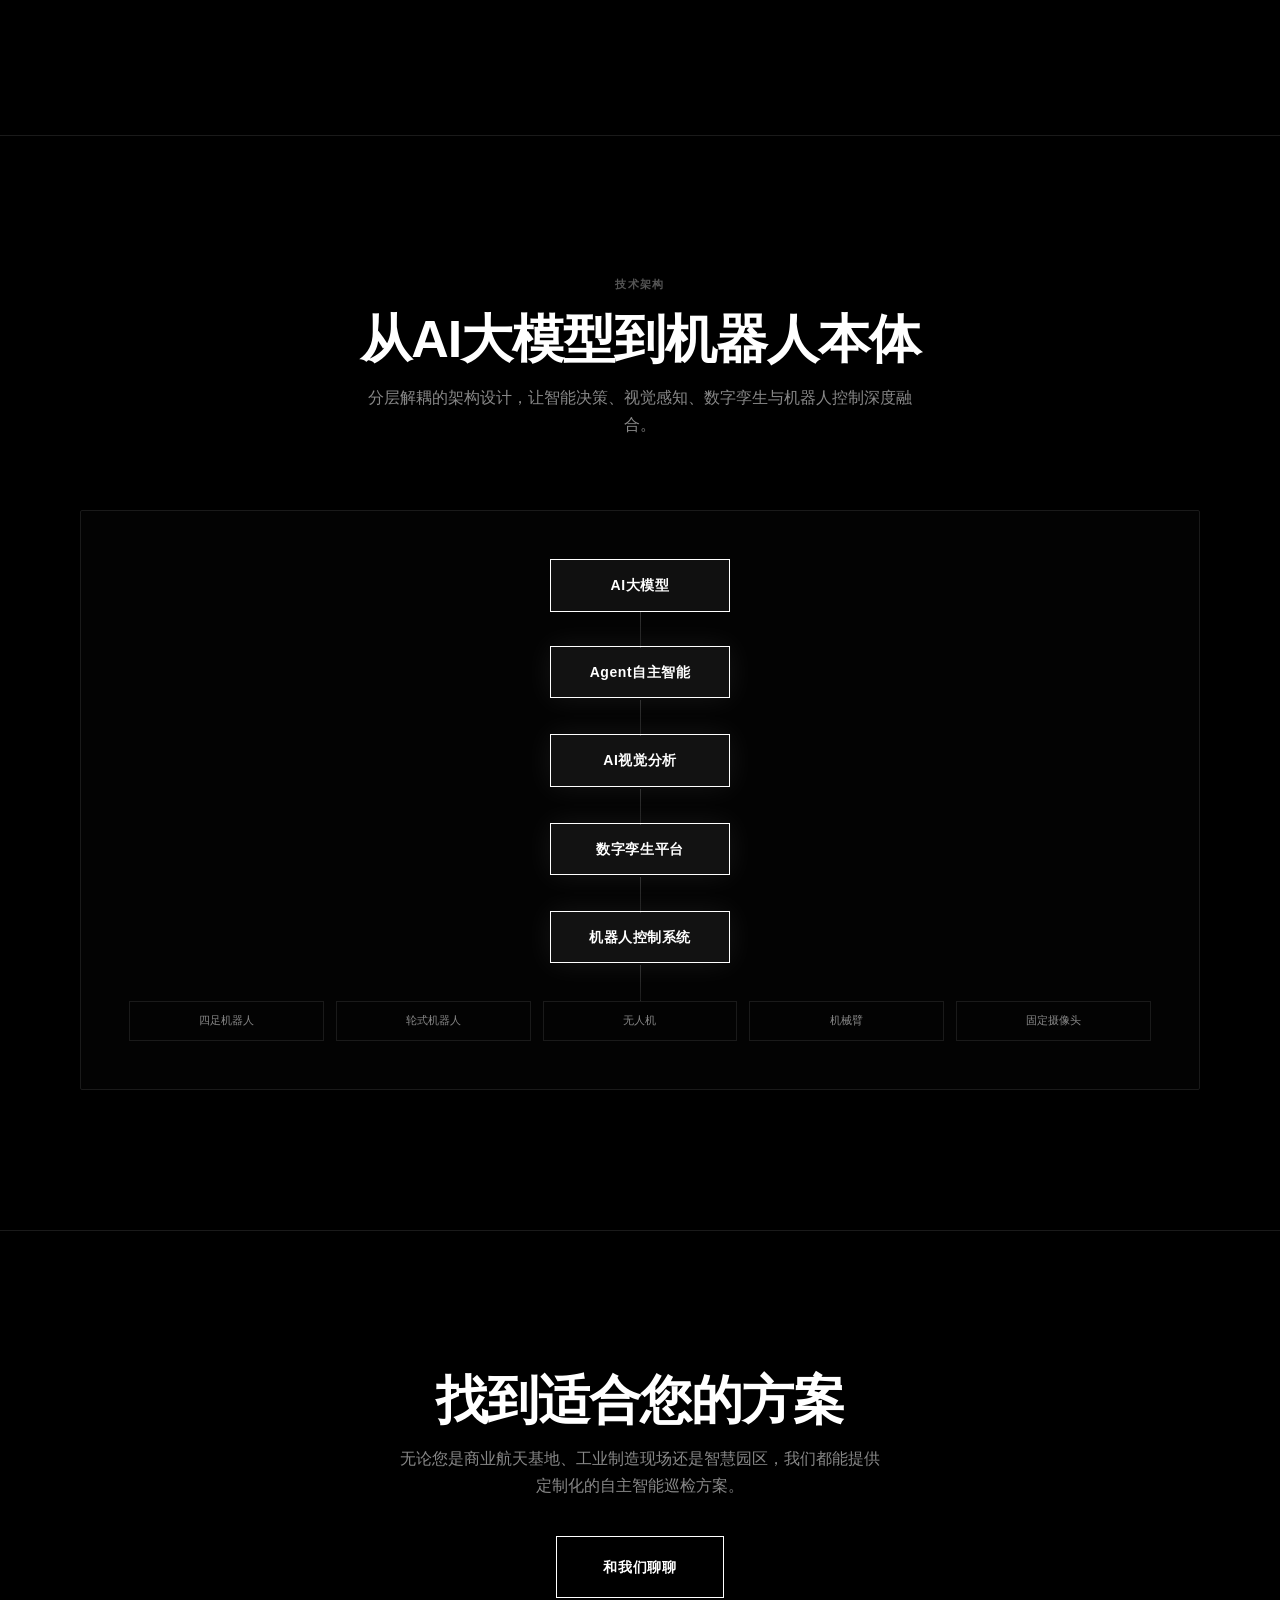
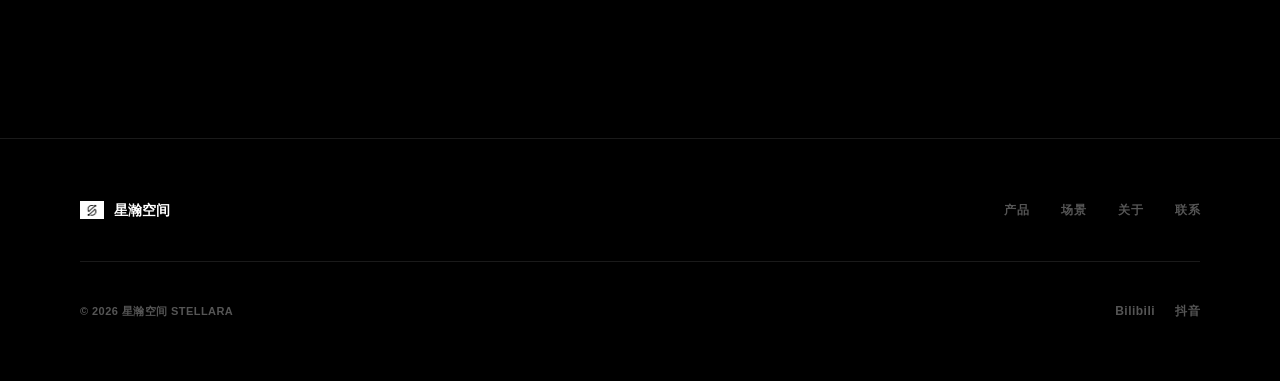
<file: products.html>
<!DOCTYPE html>
<html lang="zh-CN">
<head>
    <meta charset="UTF-8">
    <meta name="viewport" content="width=device-width, initial-scale=1.0">
    <meta name="description" content="STELLARA 产品 — AI视觉、Agent自主决策、多机器人协同、数字孪生与云边协同">
    <title data-i18n="page.products.title">产品 — 星瀚空间 STELLARA</title>
    <link rel="stylesheet" href="css/spacex.css?v=8">
</head>
<body>

<nav class="nav">
    <a href="index.html" class="nav-logo">
        <img src="微信图片_20260413204202_1_2.jpg" alt="星瀚空间" width="32" height="32">
        星瀚空间
    </a>
    <ul class="nav-links">
        <li><a href="index.html" data-i18n="nav.home">首页</a></li>
        <li><a href="products.html" class="active" data-i18n="nav.products">产品</a></li>
        <li><a href="services.html" data-i18n="nav.services">场景</a></li>
        <li><a href="about.html" data-i18n="nav.about">关于</a></li>
    </ul>
    <div class="nav-lang" id="lang-switcher"></div>
    <a href="services.html#contact" class="nav-cta" data-i18n="nav.cta">联系我们</a>
    <button class="nav-toggle" aria-label="菜单">
        <span></span><span></span><span></span>
    </button>
</nav>

<div class="nav-mobile">
    <button class="nav-mobile-close">&times;</button>
    <a href="index.html" data-i18n="nav.home">首页</a>
    <a href="products.html" data-i18n="nav.products">产品</a>
    <a href="services.html" data-i18n="nav.services">场景</a>
    <a href="about.html" data-i18n="nav.about">关于</a>
    <a href="services.html#contact" data-i18n="nav.cta">联系我们</a>
    <div id="lang-switcher-mobile"></div>
</div>

<section class="product-hero">
    <div class="product-hero-bg"></div>
    <div class="container product-hero-inner">
        <div class="product-hero-content fade-in">
            <span class="product-hero-label" data-i18n="products.hero.label">产品</span>
            <h1 data-i18n="products.hero.title">自主智能巡检平台</h1>
            <p class="product-hero-lead" data-i18n="products.hero.lead">AI视觉 × Agent自主决策 × 智能巡检机器人</p>
            <p class="product-hero-desc" data-i18n="products.hero.desc">融合多模态感知、Agent智能决策、多机器人协同、数字孪生与云边协同，为工业与商业航天提供从发现问题到自主执行的完整智能闭环。</p>
            <div class="product-hero-actions">
                <a href="#capabilities" class="btn btn--primary" data-i18n="products.hero.btn1">探索核心能力</a>
                <a href="services.html#contact" class="btn" data-i18n="products.hero.btn2">预约演示</a>
            </div>
        </div>
        <div class="product-hero-visual fade-in">
            <div class="hero-metrics-cluster">
                <div class="hero-metrics-orb">
                    <div class="hero-metrics-orb-ring"></div>
                    <div class="hero-metrics-orb-core">
                        <span class="hero-metrics-orb-value">AI</span>
                        <span class="hero-metrics-orb-label" data-i18n="products.hero.orb">自主巡检</span>
                    </div>
                </div>
                <div class="hero-metrics-cards">
                    <div class="hero-metric-card">
                        <div class="hero-metric-icon">◐</div>
                        <div class="hero-metric-data">
                            <span class="hero-metric-value">7×24</span>
                            <span class="hero-metric-label" data-i18n="products.hero.metric1">全天候运行</span>
                        </div>
                    </div>
                    <div class="hero-metric-card">
                        <div class="hero-metric-icon">◈</div>
                        <div class="hero-metric-data">
                            <span class="hero-metric-value">&lt;100ms</span>
                            <span class="hero-metric-label" data-i18n="products.hero.metric2">边缘推理延迟</span>
                        </div>
                    </div>
                    <div class="hero-metric-card">
                        <div class="hero-metric-icon">◎</div>
                        <div class="hero-metric-data">
                            <span class="hero-metric-value">100+</span>
                            <span class="hero-metric-label" data-i18n="products.hero.metric3">识别目标类型</span>
                        </div>
                    </div>
                </div>
            </div>
        </div>
    </div>
</section>

<section class="product-intro" id="positioning">
    <div class="container">
        <div class="product-intro-grid fade-in">
            <div class="product-intro-label" data-i18n="products.intro.label">产品定位</div>
            <h2 data-i18n="products.intro.heading">不只是机器人，<br>更是自主智能平台。</h2>
            <div class="product-intro-body">
                <p data-i18n="products.intro.p1">STELLARA 不是传统巡检机器人。它是一套融合 AI 视觉、自主 Agent、机器人控制、多机器人协同和数字孪生的平台。机器人只是执行者，真正的大脑是 AI。</p>
                <p class="product-intro-highlight" data-i18n="products.intro.p2">让机器人真正看懂环境、理解任务、自主执行。</p>
            </div>
        </div>
    </div>
</section>

<section class="section capabilities-header-section" id="capabilities">
    <div class="container">
        <div class="section-header section-header--center fade-in">
            <span class="section-label" data-i18n="products.cap.section">核心能力</span>
            <h2 class="section-title" data-i18n="products.cap.heading">五大核心能力，构建自主智能闭环</h2>
            <p class="section-desc" data-i18n="products.cap.desc">从 AI 视觉感知到 Agent 自主决策，从多机协同到数字孪生，再到云边协同，STELLARA 提供端到端的自主智能巡检能力。</p>
        </div>
    </div>
</section>

<section class="product-section" id="ai-vision">
    <div class="container">
        <div class="detail-grid fade-in">
            <div class="detail-info">
                <div class="product-badge" data-i18n="products.cap1.label">核心能力 01</div>
                <h2 data-i18n="products.cap1.name">AI视觉识别</h2>
                <p data-i18n="products.cap1.desc">机器人拥有类似人类的视觉理解能力。通过RGB视觉、红外热成像、激光雷达三维感知、深度视觉建模与多摄像头融合感知，让机器人不仅“看见”，更能“理解”。</p>
                <div class="detail-features">
                    <div class="detail-feature">
                        <div class="detail-feature-icon">◉</div>
                        <div class="detail-feature-text">
                            <strong data-i18n="products.cap1.f1t">多模态感知</strong>
                            <span data-i18n="products.cap1.f1d">RGB、红外、激光雷达、深度视觉融合，构建全天候感知能力。</span>
                        </div>
                    </div>
                    <div class="detail-feature">
                        <div class="detail-feature-icon">◉</div>
                        <div class="detail-feature-text">
                            <strong data-i18n="products.cap1.f2t">工业级识别</strong>
                            <span data-i18n="products.cap1.f2d">人员、车辆、工业设备、仪表状态、管线、火焰、烟雾、漏液、腐蚀、异常温升、裂纹、外观缺陷。</span>
                        </div>
                    </div>
                    <div class="detail-feature">
                        <div class="detail-feature-icon">◉</div>
                        <div class="detail-feature-text">
                            <strong data-i18n="products.cap1.f3t">三维空间理解</strong>
                            <span data-i18n="products.cap1.f3d">基于激光雷达与深度视觉的三维建模，实现精准定位与语义理解。</span>
                        </div>
                    </div>
                </div>
            </div>
            <div class="detail-visual dashboard-mockup">
                <div class="dashboard-header">
                    <div class="dashboard-title">AI视觉引擎</div>
                    <div class="dashboard-status"><span class="status-dot live"></span>实时检测中</div>
                </div>
                <div class="dashboard-body">
                    <div class="dashboard-main">
                        <div class="camera-view">
                            <div class="bbox bbox-person" data-label="人员 98%"></div>
                            <div class="bbox bbox-equipment" data-label="设备 正常"></div>
                            <div class="bbox bbox-anomaly" data-label="异常温升"></div>
                            <div class="camera-label">Zone-7 红外 + RGB 融合视图</div>
                        </div>
                    </div>
                    <div class="dashboard-sidebar">
                        <div class="sidebar-title">识别结果</div>
                        <div class="detection-list">
                            <div class="detection-item"><span class="detection-tag">人员</span><span class="detection-confidence">98%</span></div>
                            <div class="detection-item"><span class="detection-tag">工业设备</span><span class="detection-confidence">96%</span></div>
                            <div class="detection-item"><span class="detection-tag">异常温升</span><span class="detection-confidence">中风险</span></div>
                            <div class="detection-item"><span class="detection-tag">烟雾</span><span class="detection-confidence">未检出</span></div>
                        </div>
                        <div class="dashboard-alert">
                            <strong>异常温升告警</strong>
                            <span>Zone-3 设备温度 68°C，已超出正常阈值 12°C</span>
                        </div>
                    </div>
                </div>
                <div class="dashboard-footer">
                    <span>置信度 <strong>96.3%</strong></span>
                    <span>推理延迟 <strong>23ms</strong></span>
                    <span>模型 <strong>anomaly_v3</strong></span>
                </div>
            </div>
        </div>
    </div>
</section>

<section class="product-section alt" id="agent">
    <div class="container">
        <div class="detail-grid fade-in">
            <div class="detail-info">
                <div class="product-badge" data-i18n="products.cap2.label">核心能力 02</div>
                <h2 data-i18n="products.cap2.name">Agent自主决策</h2>
                <p data-i18n="products.cap2.desc">传统机器人发现异常后只能报警等待人工处理。STELLARA的Agent具备持续学习与自主决策能力，能够理解异常、分析原因、评估风险、生成方案并自主执行，形成完整闭环。</p>
                <div class="detail-features">
                    <div class="detail-feature">
                        <div class="detail-feature-icon">◈</div>
                        <div class="detail-feature-text">
                            <strong data-i18n="products.cap2.f1t">从发现到执行</strong>
                            <span data-i18n="products.cap2.f1d">发现异常 → 理解异常 → 分析原因 → 风险评估 → 生成方案 → 自主执行 → 形成闭环。</span>
                        </div>
                    </div>
                    <div class="detail-feature">
                        <div class="detail-feature-icon">◈</div>
                        <div class="detail-feature-text">
                            <strong data-i18n="products.cap2.f2t">持续学习</strong>
                            <span data-i18n="products.cap2.f2d">每一次巡检都会提升下一次决策能力，模型随数据不断进化。</span>
                        </div>
                    </div>
                    <div class="detail-feature">
                        <div class="detail-feature-icon">◈</div>
                        <div class="detail-feature-text">
                            <strong data-i18n="products.cap2.f3t">可解释决策</strong>
                            <span data-i18n="products.cap2.f3d">每个决策都有清晰的推理路径与风险评估依据，便于人工审计。</span>
                        </div>
                    </div>
                </div>
            </div>
            <div class="detail-visual dashboard-mockup">
                <div class="dashboard-header">
                    <div class="dashboard-title">Agent决策循环</div>
                    <div class="dashboard-status"><span class="status-dot live"></span>自主决策中</div>
                </div>
                <div class="agent-flow">
                    <div class="agent-step active">
                        <div class="agent-step-num">1</div>
                        <div class="agent-step-text">
                            <h5>异常发现</h5>
                            <p>Zone-3 设备温度异常，触发告警事件。</p>
                        </div>
                    </div>
                    <div class="agent-step active">
                        <div class="agent-step-num">2</div>
                        <div class="agent-step-text">
                            <h5>原因分析</h5>
                            <p>结合历史趋势与相似案例，判断为通风故障。</p>
                        </div>
                    </div>
                    <div class="agent-step active">
                        <div class="agent-step-num">3</div>
                        <div class="agent-step-text">
                            <h5>风险评估</h5>
                            <p>风险等级：中等，可能引发设备停机。</p>
                        </div>
                    </div>
                    <div class="agent-step">
                        <div class="agent-step-num">4</div>
                        <div class="agent-step-text">
                            <h5>生成方案</h5>
                            <p>派遣最近机器人复核，必要时重置通风系统。</p>
                        </div>
                    </div>
                    <div class="agent-step">
                        <div class="agent-step-num">5</div>
                        <div class="agent-step-text">
                            <h5>自主执行</h5>
                            <p>机器人已调度派出，预计 2 分 14 秒到达。</p>
                        </div>
                    </div>
                </div>
                <div class="dashboard-footer">
                    <span>决策耗时 <strong>142ms</strong></span>
                    <span>学习方式 <strong>持续强化</strong></span>
                    <span>审计 <strong>可解释</strong></span>
                </div>
            </div>
        </div>
    </div>
</section>

<section class="product-section" id="multi-robot">
    <div class="container">
        <div class="detail-grid fade-in">
            <div class="detail-info">
                <div class="product-badge" data-i18n="products.cap3.label">核心能力 03</div>
                <h2 data-i18n="products.cap3.name">多机器人协同</h2>
                <p data-i18n="products.cap3.desc">支持机器人集群协同巡检、任务自动分配、路径动态规划、跨区域协作与异常联合处理。一座园区，一套平台，数百台机器人统一管理。</p>
                <div class="detail-features">
                    <div class="detail-feature">
                        <div class="detail-feature-icon">✦</div>
                        <div class="detail-feature-text">
                            <strong data-i18n="products.cap3.f1t">集群协同</strong>
                            <span data-i18n="products.cap3.f1d">四足、轮式、无人机、机械臂等多类型机器人统一调度。</span>
                        </div>
                    </div>
                    <div class="detail-feature">
                        <div class="detail-feature-icon">✦</div>
                        <div class="detail-feature-text">
                            <strong data-i18n="products.cap3.f2t">动态规划</strong>
                            <span data-i18n="products.cap3.f2d">任务自动分配、路径动态规划、跨区域协作、异常联合处理。</span>
                        </div>
                    </div>
                    <div class="detail-feature">
                        <div class="detail-feature-icon">✦</div>
                        <div class="detail-feature-text">
                            <strong data-i18n="products.cap3.f3t">统一管控</strong>
                            <span data-i18n="products.cap3.f3d">一套平台统一管理数百台机器人，实时掌握全园区巡检状态。</span>
                        </div>
                    </div>
                </div>
            </div>
            <div class="detail-visual dashboard-mockup">
                <div class="dashboard-header">
                    <div class="dashboard-title">集群调度中心</div>
                    <div class="dashboard-status"><span class="status-dot live"></span>47 台在线</div>
                </div>
                <div class="fleet-overview">
                    <div class="fleet-stat"><strong>47/50</strong><span>在线机器人</span></div>
                    <div class="fleet-stat"><strong>12</strong><span>执行任务</span></div>
                    <div class="fleet-stat"><strong>98.7%</strong><span>园区覆盖率</span></div>
                </div>
                <div class="fleet-map">
                    <div class="fleet-robot" data-id="R-12" style="top:35%;left:30%"></div>
                    <div class="fleet-robot" data-id="R-07" style="top:55%;left:48%"></div>
                    <div class="fleet-robot" data-id="R-23" style="top:25%;left:68%"></div>
                    <div class="fleet-robot" data-id="R-31" style="top:65%;left:22%"></div>
                    <div class="fleet-robot" data-id="R-05" style="top:42%;left:75%"></div>
                </div>
                <div class="dashboard-footer">
                    <span>平均响应 <strong>1m 8s</strong></span>
                    <span>最近派遣 <strong>R-12</strong></span>
                    <span>路径优化 <strong>节省 34s</strong></span>
                </div>
            </div>
        </div>
    </div>
</section>

<section class="product-section alt" id="digital-twin">
    <div class="container">
        <div class="detail-grid fade-in">
            <div class="detail-info">
                <div class="product-badge" data-i18n="products.cap4.label">核心能力 04</div>
                <h2 data-i18n="products.cap4.name">数字孪生平台</h2>
                <p data-i18n="products.cap4.desc">建立真实世界的数字映射，实时同步设备状态、机器人位置、环境信息、历史数据、巡检轨迹与风险分布，帮助管理人员实时掌握整个园区运行状态。</p>
                <div class="detail-features">
                    <div class="detail-feature">
                        <div class="detail-feature-icon">◐</div>
                        <div class="detail-feature-text">
                            <strong data-i18n="products.cap4.f1t">实时同步</strong>
                            <span data-i18n="products.cap4.f1d">设备状态、机器人位置、环境信息、历史数据实时映射。</span>
                        </div>
                    </div>
                    <div class="detail-feature">
                        <div class="detail-feature-icon">◐</div>
                        <div class="detail-feature-text">
                            <strong data-i18n="products.cap4.f2t">风险可视化</strong>
                            <span data-i18n="products.cap4.f2d">巡检轨迹、风险分布、异常热力图一目了然。</span>
                        </div>
                    </div>
                    <div class="detail-feature">
                        <div class="detail-feature-icon">◐</div>
                        <div class="detail-feature-text">
                            <strong data-i18n="products.cap4.f3t">决策支持</strong>
                            <span data-i18n="products.cap4.f3d">基于历史数据与实时状态，为管理决策提供数据支撑。</span>
                        </div>
                    </div>
                </div>
            </div>
            <div class="detail-visual dashboard-mockup">
                <div class="dashboard-header">
                    <div class="dashboard-title">数字孪生平台</div>
                    <div class="dashboard-status"><span class="status-dot warn"></span>3 处活跃风险</div>
                </div>
                <div class="twin-layout">
                    <div class="twin-view">
                        <div class="twin-heatmap">
                            <div class="camera-label">园区风险热力图</div>
                        </div>
                    </div>
                    <div class="twin-legend">
                        <div class="sidebar-title">风险等级</div>
                        <div class="heat-level"><span class="heat-dot high"></span>高风险 Zone-3</div>
                        <div class="heat-level"><span class="heat-dot medium"></span>中风险 Zone-7</div>
                        <div class="heat-level"><span class="heat-dot medium"></span>中风险 Zone-11</div>
                        <div class="heat-level"><span class="heat-dot low"></span>正常区域</div>
                        <div class="dashboard-alert warn" style="margin-top:auto">
                            <strong>预测性告警</strong>
                            <span>基于 7 天历史数据，Zone-7 温度有上升趋势</span>
                        </div>
                    </div>
                </div>
                <div class="dashboard-footer">
                    <span>资产同步 <strong>1,247</strong></span>
                    <span>机器人同步 <strong>47</strong></span>
                    <span>历史数据 <strong>7 天</strong></span>
                </div>
            </div>
        </div>
    </div>
</section>

<section class="product-section" id="edge-cloud">
    <div class="container">
        <div class="detail-grid fade-in">
            <div class="detail-info">
                <div class="product-badge" data-i18n="products.cap5.label">核心能力 05</div>
                <h2 data-i18n="products.cap5.name">云边协同</h2>
                <p data-i18n="products.cap5.desc">支持边缘AI推理、云端模型训练、本地私有化部署、混合云部署、低延迟决策与离线运行，适用于涉密园区、工业现场与商业航天基地。</p>
                <div class="detail-features">
                    <div class="detail-feature">
                        <div class="detail-feature-icon">☁</div>
                        <div class="detail-feature-text">
                            <strong data-i18n="products.cap5.f1t">边缘推理</strong>
                            <span data-i18n="products.cap5.f1d">本地化低延迟AI推理，保障实时性与数据隐私。</span>
                        </div>
                    </div>
                    <div class="detail-feature">
                        <div class="detail-feature-icon">☁</div>
                        <div class="detail-feature-text">
                            <strong data-i18n="products.cap5.f2t">云端训练</strong>
                            <span data-i18n="products.cap5.f2d">云端持续训练与模型迭代，统一分发至边缘端。</span>
                        </div>
                    </div>
                    <div class="detail-feature">
                        <div class="detail-feature-icon">☁</div>
                        <div class="detail-feature-text">
                            <strong data-i18n="products.cap5.f3t">灵活部署</strong>
                            <span data-i18n="products.cap5.f3d">私有化、混合云、离线运行，满足涉密与工业现场要求。</span>
                        </div>
                    </div>
                </div>
            </div>
            <div class="detail-visual dashboard-mockup">
                <div class="dashboard-header">
                    <div class="dashboard-title">云边协同节点</div>
                    <div class="dashboard-status"><span class="status-dot live"></span>12 个边缘节点在线</div>
                </div>
                <div class="edge-nodes">
                    <div class="edge-node">
                        <div class="edge-node-header">
                            <span class="edge-node-name">Edge-01</span>
                            <span class="edge-node-status online">在线</span>
                        </div>
                        <div class="edge-metric"><span>推理延迟</span><strong>23ms</strong></div>
                        <div class="edge-progress"><div class="edge-progress-bar" style="width:32%"></div></div>
                    </div>
                    <div class="edge-node">
                        <div class="edge-node-header">
                            <span class="edge-node-name">Edge-02</span>
                            <span class="edge-node-status online">在线</span>
                        </div>
                        <div class="edge-metric"><span>模型版本</span><strong>anomaly_v4</strong></div>
                        <div class="edge-progress"><div class="edge-progress-bar" style="width:78%"></div></div>
                    </div>
                    <div class="edge-node">
                        <div class="edge-node-header">
                            <span class="edge-node-name">Cloud-Train</span>
                            <span class="edge-node-status online">训练中</span>
                        </div>
                        <div class="edge-metric"><span>准确率提升</span><strong>+2.3%</strong></div>
                        <div class="edge-progress"><div class="edge-progress-bar" style="width:64%"></div></div>
                    </div>
                    <div class="edge-node">
                        <div class="edge-node-header">
                            <span class="edge-node-name">Sync</span>
                            <span class="edge-node-status online">同步中</span>
                        </div>
                        <div class="edge-metric"><span>待分发节点</span><strong>12</strong></div>
                        <div class="edge-progress"><div class="edge-progress-bar" style="width:91%"></div></div>
                    </div>
                </div>
                <div class="dashboard-footer">
                    <span>部署模式 <strong>私有化</strong></span>
                    <span>离线运行 <strong>支持</strong></span>
                    <span>数据隐私 <strong>本地</strong></span>
                </div>
            </div>
        </div>
    </div>
</section>

<section class="section advantages-section">
    <div class="container">
        <div class="section-header section-header--center fade-in">
            <span class="section-label" data-i18n="products.adv.section">产品优势</span>
            <h2 class="section-title" data-i18n="products.adv.heading">为什么选择 STELLARA</h2>
            <p class="section-desc" data-i18n="products.adv.desc">不只是替代人工，更是为企业构建可持续演进的自主智能巡检能力。</p>
        </div>
        <div class="feature-grid fade-in">
            <article class="feature-item">
                <div class="feature-item-glow"></div>
                <div class="feature-item-icon" aria-hidden="true">◐</div>
                <h4 data-i18n="products.adv.f1t">全天候自主运行</h4>
                <p data-i18n="products.adv.f1d">7×24小时连续工作，无需人工值守，夜间、雨雪、高温、高危环境均可稳定运行。</p>
            </article>
            <article class="feature-item">
                <div class="feature-item-glow"></div>
                <div class="feature-item-icon" aria-hidden="true">◉</div>
                <h4 data-i18n="products.adv.f2t">AI主动发现问题</h4>
                <p data-i18n="products.adv.f2d">不仅能识别异常，更能理解异常、主动分析风险、提前预警，实现预测性巡检。</p>
            </article>
            <article class="feature-item">
                <div class="feature-item-glow"></div>
                <div class="feature-item-icon" aria-hidden="true">◈</div>
                <h4 data-i18n="products.adv.f3t">自主执行任务</h4>
                <p data-i18n="products.adv.f3d">自主导航、避障、充电、返回、巡检、生成报告，无需人工干预。</p>
            </article>
            <article class="feature-item">
                <div class="feature-item-glow"></div>
                <div class="feature-item-icon" aria-hidden="true">∞</div>
                <h4 data-i18n="products.adv.f4t">持续学习</h4>
                <p data-i18n="products.adv.f4d">AI模型持续优化，行业知识不断积累，机器人越巡检越智能。</p>
            </article>
            <article class="feature-item">
                <div class="feature-item-glow"></div>
                <div class="feature-item-icon" aria-hidden="true">✦</div>
                <h4 data-i18n="products.adv.f5t">多场景适配</h4>
                <p data-i18n="products.adv.f5d">支持四足机器人、轮式机器人、无人机、机械臂、固定摄像头及更多自主智能设备统一接入。</p>
            </article>
        </div>
    </div>
</section>

<section class="section architecture-section">
    <div class="container">
        <div class="section-header section-header--center fade-in">
            <span class="section-label" data-i18n="products.arch.section">技术架构</span>
            <h2 class="section-title" data-i18n="products.arch.heading">从AI大模型到机器人本体</h2>
            <p class="section-desc" data-i18n="products.arch.desc">分层解耦的架构设计，让智能决策、视觉感知、数字孪生与机器人控制深度融合。</p>
        </div>
        <div class="architecture-diagram fade-in">
            <div class="arch-layer">
                <div class="arch-node arch-node--ai" data-i18n="products.arch.l1">AI大模型</div>
            </div>
            <div class="arch-connector"></div>
            <div class="arch-layer">
                <div class="arch-node" data-i18n="products.arch.l2">Agent自主智能</div>
            </div>
            <div class="arch-connector"></div>
            <div class="arch-layer">
                <div class="arch-node" data-i18n="products.arch.l3">AI视觉分析</div>
            </div>
            <div class="arch-connector"></div>
            <div class="arch-layer">
                <div class="arch-node" data-i18n="products.arch.l4">数字孪生平台</div>
            </div>
            <div class="arch-connector"></div>
            <div class="arch-layer">
                <div class="arch-node" data-i18n="products.arch.l5">机器人控制系统</div>
            </div>
            <div class="arch-connector"></div>
            <div class="arch-layer arch-layer--devices">
                <div class="arch-device" data-i18n="products.arch.d1">四足机器人</div>
                <div class="arch-device" data-i18n="products.arch.d2">轮式机器人</div>
                <div class="arch-device" data-i18n="products.arch.d3">无人机</div>
                <div class="arch-device" data-i18n="products.arch.d4">机械臂</div>
                <div class="arch-device" data-i18n="products.arch.d5">固定摄像头</div>
            </div>
        </div>
    </div>
</section>

<section class="cta product-cta">
    <div class="container">
        <h2 class="fade-in" data-i18n="cta2.heading">找到适合您的方案</h2>
        <p class="fade-in" data-i18n="cta2.desc">无论您是商业航天基地、工业制造现场还是智慧园区，我们都能提供定制化的自主智能巡检方案。</p>
        <div class="cta-actions fade-in">
            <a href="services.html#contact" class="btn btn--primary btn--lg" data-i18n="cta2.btn">和我们聊聊</a>
        </div>
    </div>
</section>

<footer class="footer">
    <div class="container">
        <div class="footer-inner">
            <a href="index.html" class="footer-brand">
                <img src="微信图片_20260413204202_1_2.jpg" alt="星瀚空间" width="24" height="24" loading="lazy">
                星瀚空间
            </a>
            <div class="footer-links">
                <a href="products.html" data-i18n="footer.products">产品</a>
                <a href="services.html" data-i18n="footer.services">场景</a>
                <a href="about.html" data-i18n="footer.about">关于</a>
                <a href="mailto:stbotwr@outlook.com" data-i18n="footer.contact">联系</a>
            </div>
        </div>
        <div class="footer-bottom">
            <span class="footer-copy" data-i18n="footer.copy">© 2026 星瀚空间 STELLARA</span>
            <div class="footer-social">
                <a href="https://space.bilibili.com/3546841601804438" target="_blank" rel="noopener noreferrer">Bilibili</a>
                <a href="https://www.douyin.com/user/self?from_tab_name=main" target="_blank" rel="noopener noreferrer">抖音</a>
            </div>
        </div>
    </div>
</footer>

<div class="back-to-top">&uarr;</div>

<script src="js/config.js"></script>
<script src="js/i18n.js?v=8"></script>
<script src="js/spacex.js?v=5"></script>
</body>
</html>
</file>
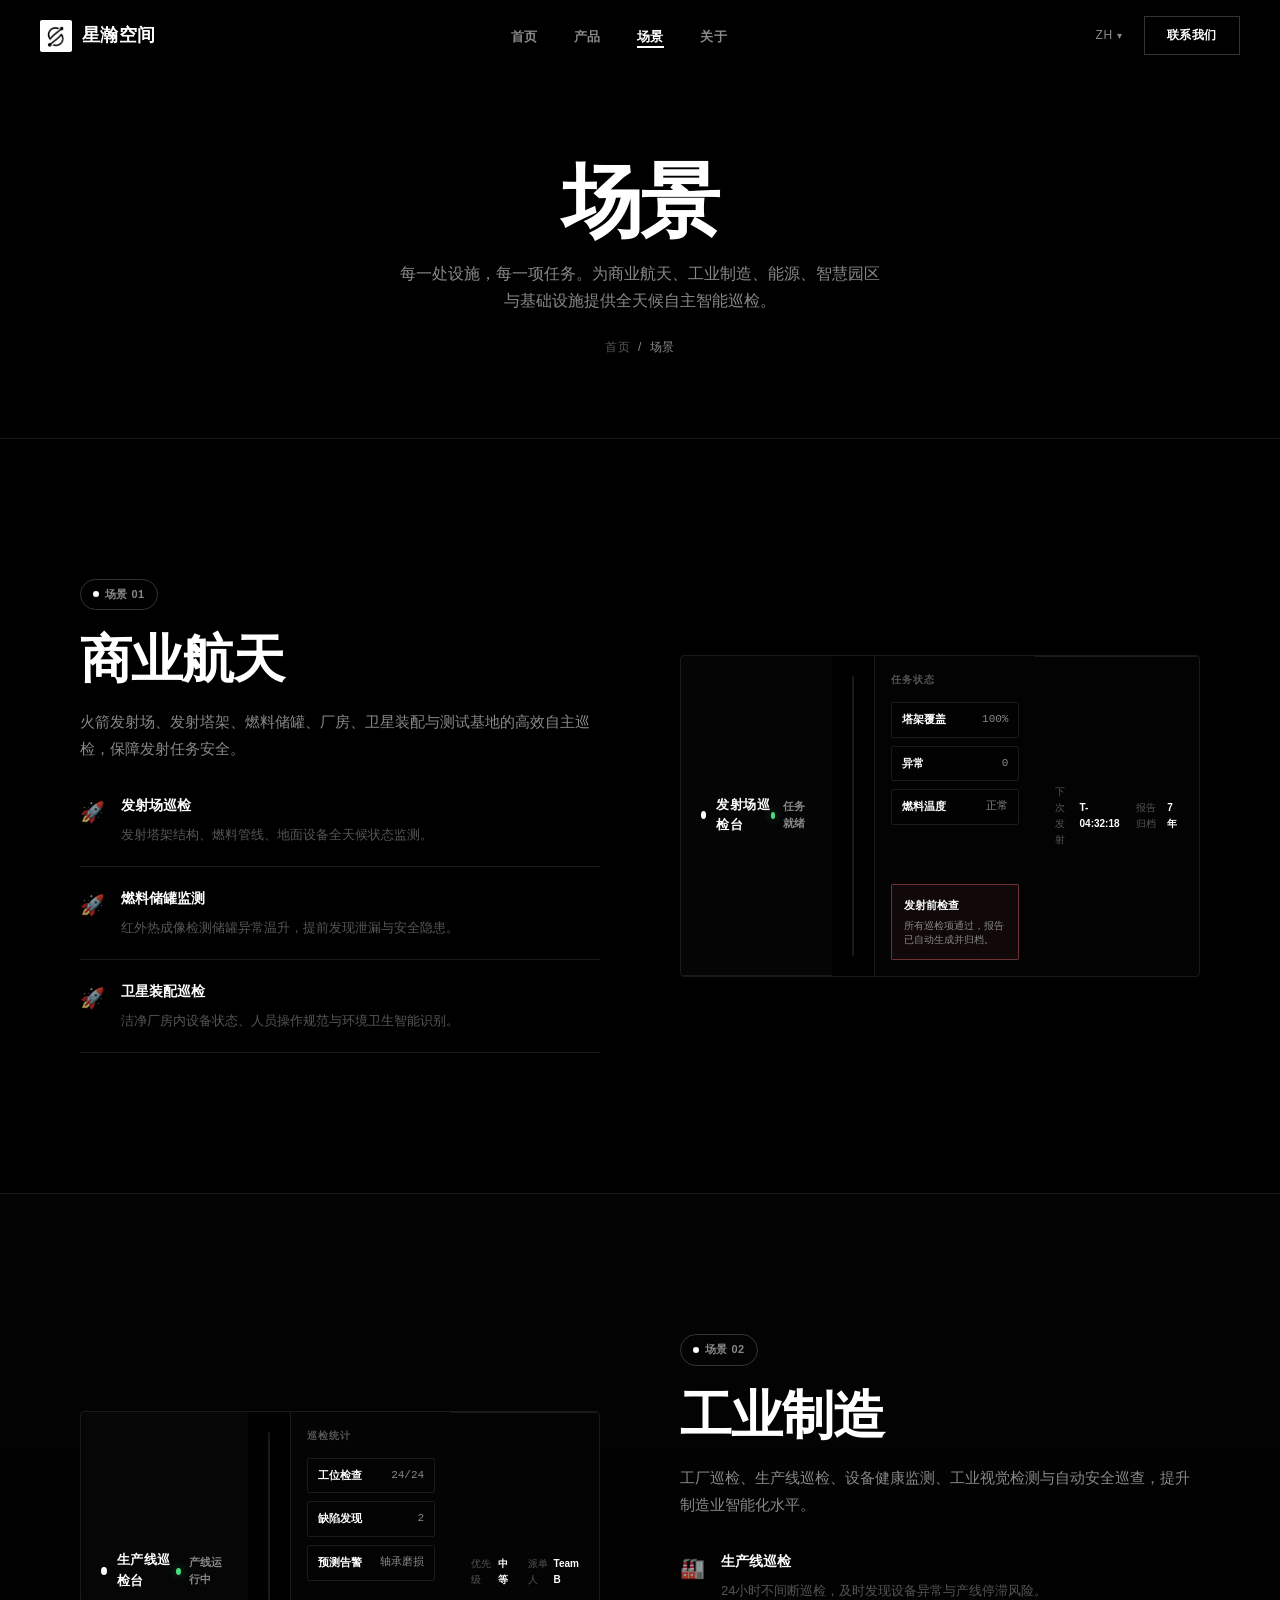
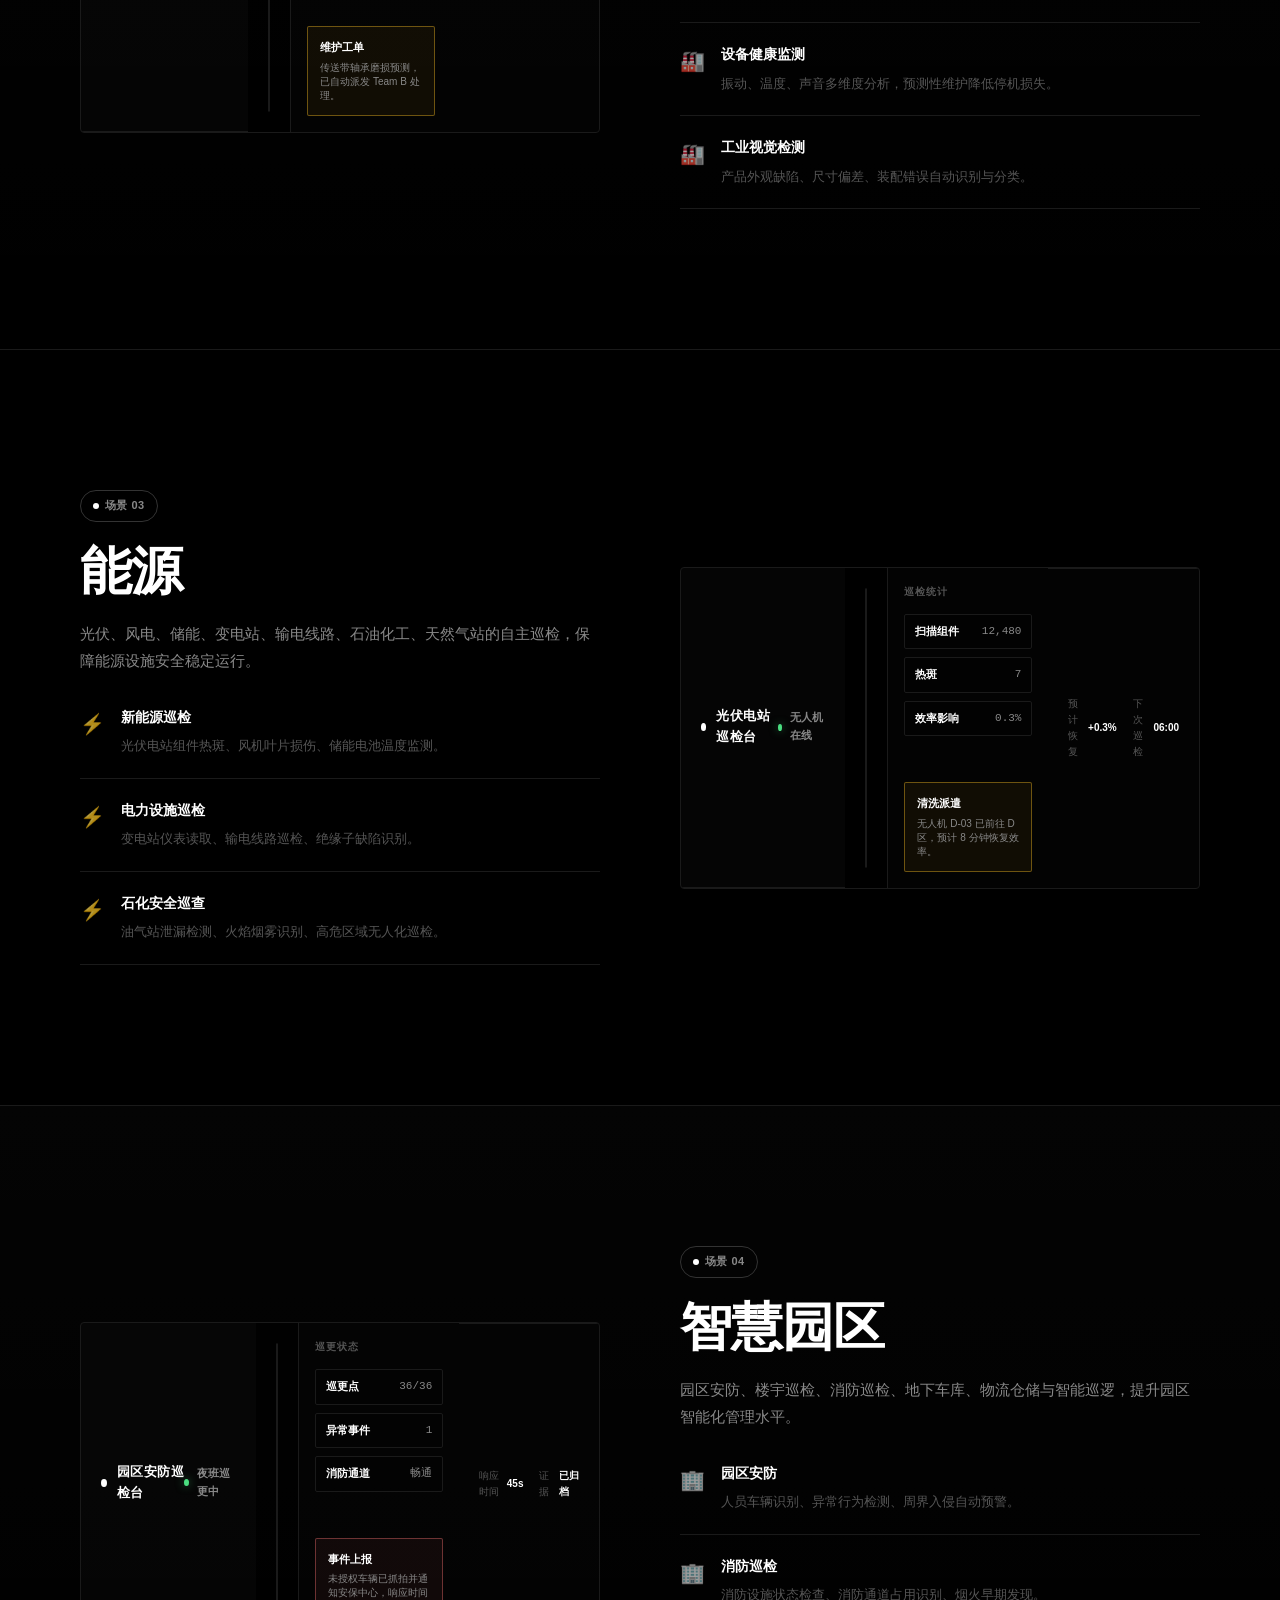
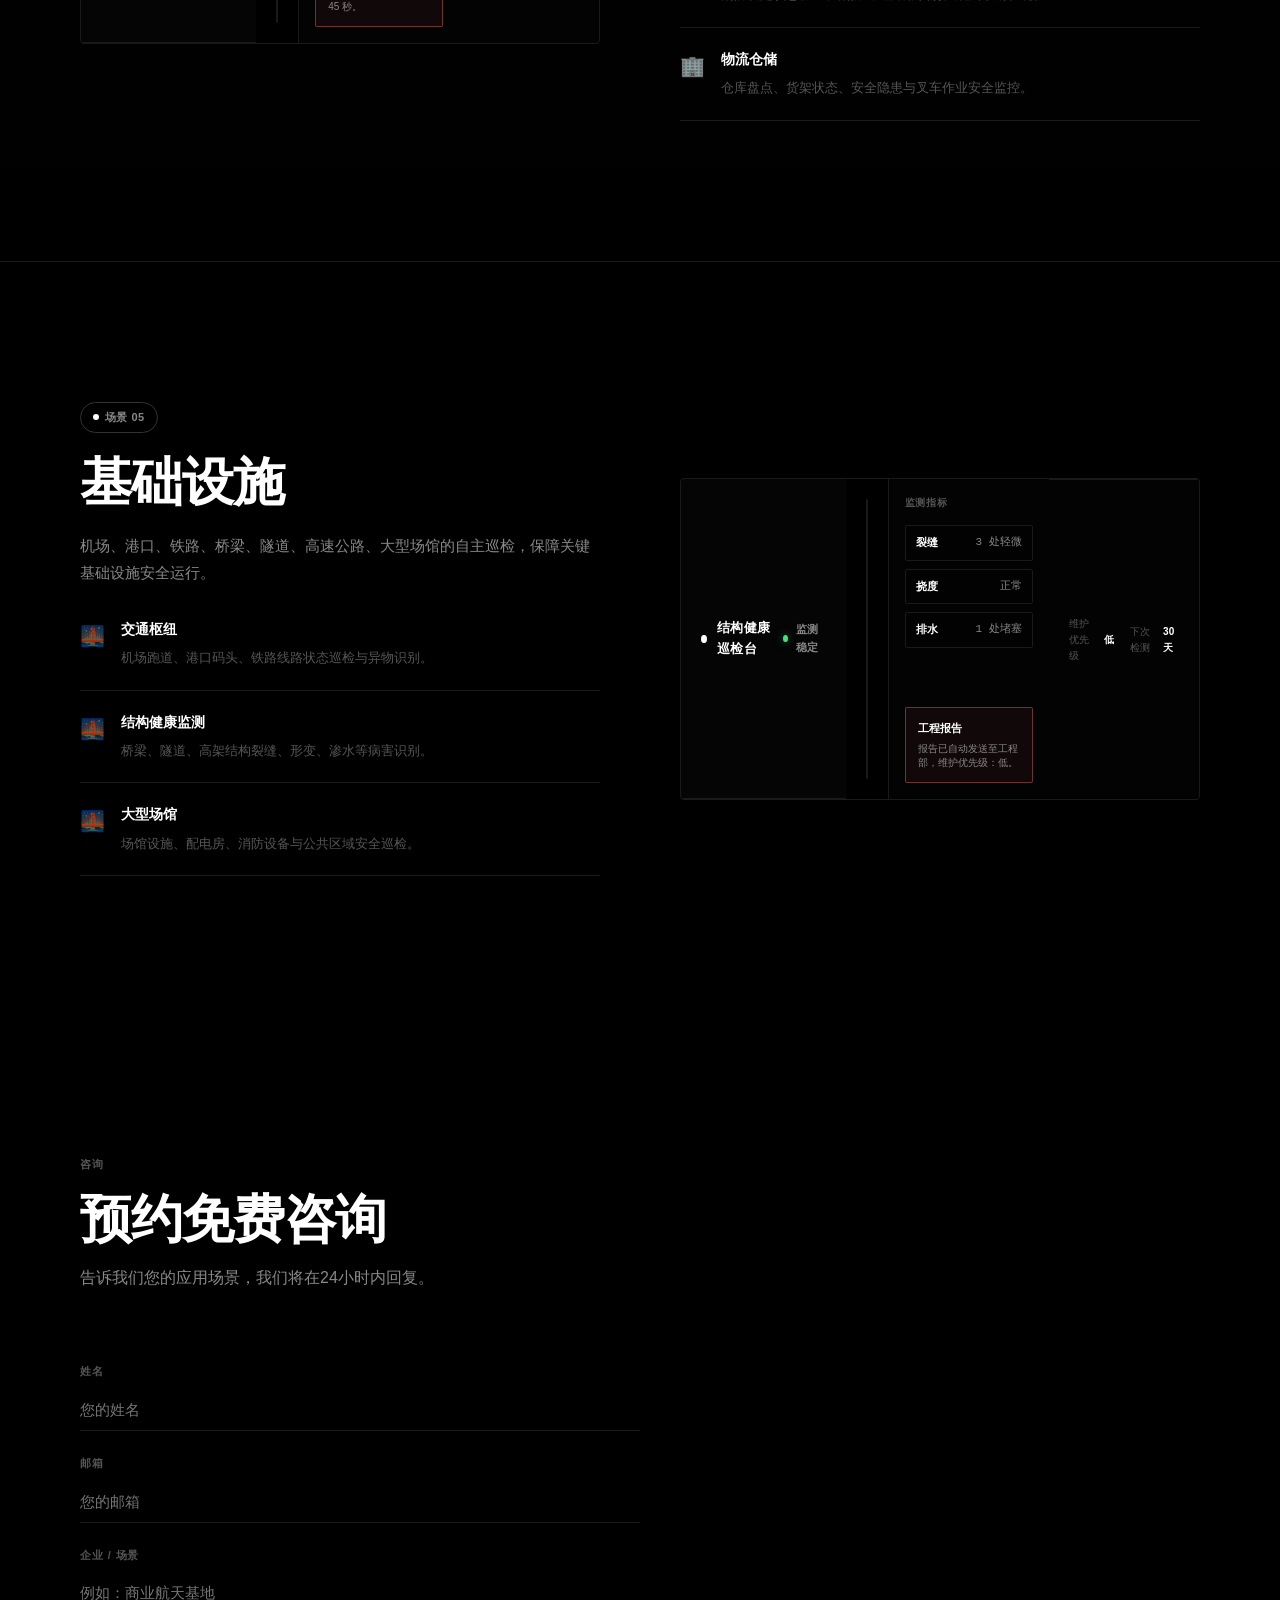
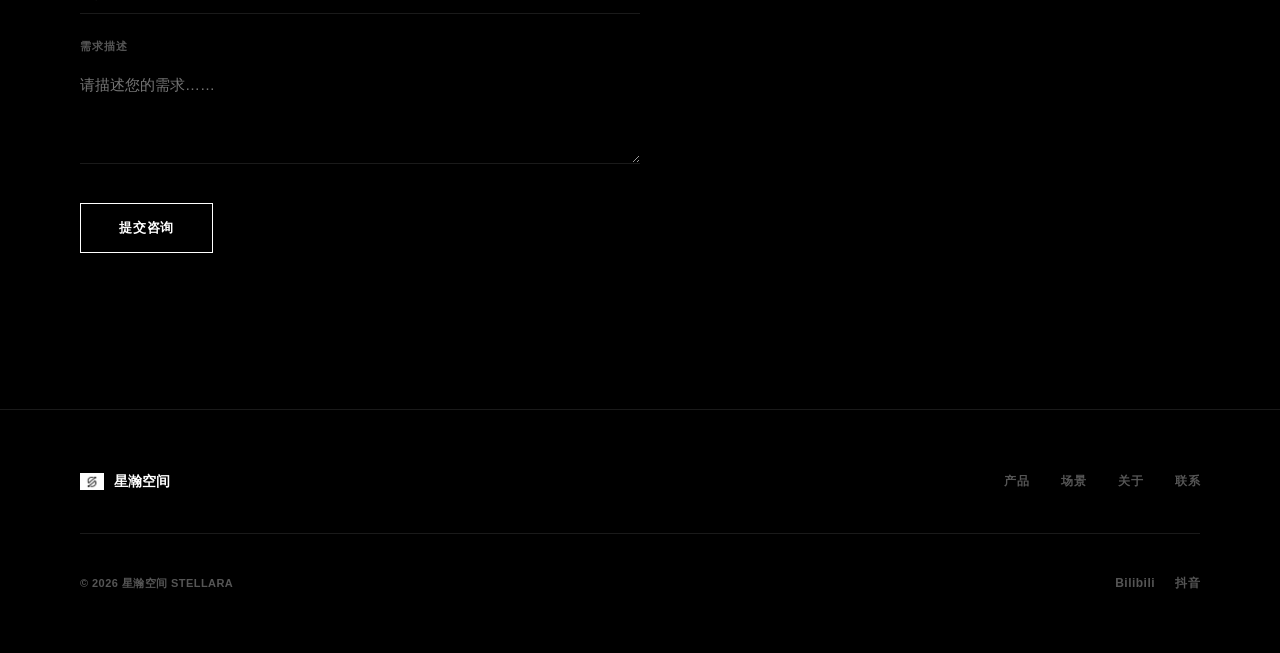
<file: services.html>
<!DOCTYPE html>
<html lang="zh-CN">
<head>
    <meta charset="UTF-8">
    <meta name="viewport" content="width=device-width, initial-scale=1.0">
    <meta name="description" content="STELLARA 应用场景 — 商业航天、工业制造、能源、智慧园区、基础设施">
    <title data-i18n="page.services.title">场景 — 星瀚空间 STELLARA</title>
    <link rel="stylesheet" href="css/spacex.css?v=8">
</head>
<body>

<nav class="nav">
    <a href="index.html" class="nav-logo">
        <img src="微信图片_20260413204202_1_2.jpg" alt="星瀚空间" width="32" height="32">
        星瀚空间
    </a>
    <ul class="nav-links">
        <li><a href="index.html" data-i18n="nav.home">首页</a></li>
        <li><a href="products.html" data-i18n="nav.products">产品</a></li>
        <li><a href="services.html" class="active" data-i18n="nav.services">场景</a></li>
        <li><a href="about.html" data-i18n="nav.about">关于</a></li>
    </ul>
    <div class="nav-lang" id="lang-switcher"></div>
    <a href="#contact" class="nav-cta" data-i18n="nav.cta">联系我们</a>
    <button class="nav-toggle" aria-label="菜单">
        <span></span><span></span><span></span>
    </button>
</nav>

<div class="nav-mobile">
    <button class="nav-mobile-close">&times;</button>
    <a href="index.html" data-i18n="nav.home">首页</a>
    <a href="products.html" data-i18n="nav.products">产品</a>
    <a href="services.html" data-i18n="nav.services">场景</a>
    <a href="about.html" data-i18n="nav.about">关于</a>
    <a href="#contact" data-i18n="nav.cta">联系我们</a>
    <div id="lang-switcher-mobile"></div>
</div>

<section class="page-header">
    <h1 class="fade-in" data-i18n="page.services.title">应用场景</h1>
    <p class="fade-in" data-i18n="page.services.desc">Every Facility. Every Mission. 为商业航天、工业制造、能源、智慧园区与基础设施提供全天候自主智能巡检。</p>
    <div class="breadcrumb fade-in">
        <a href="index.html" data-i18n="breadcrumb.home">首页</a><span>/</span><span data-i18n="page.services.breadcrumb">场景</span>
    </div>
</section>

<section class="product-section scenario-detail-section" id="space">
    <div class="container">
        <div class="detail-grid fade-in">
            <div class="detail-info">
                <div class="product-badge" data-i18n="services.space.label">场景 01</div>
                <h2 data-i18n="services.space.name">商业航天</h2>
                <p data-i18n="services.space.desc">火箭发射场、发射塔架、燃料储罐、厂房、卫星装配与测试基地的高效自主巡检，保障发射任务安全。</p>
                <div class="detail-features">
                    <div class="detail-feature">
                        <div class="detail-feature-icon">🚀</div>
                        <div class="detail-feature-text">
                            <strong data-i18n="services.space.f1t">发射场巡检</strong>
                            <span data-i18n="services.space.f1d">发射塔架结构、燃料管线、地面设备全天候状态监测。</span>
                        </div>
                    </div>
                    <div class="detail-feature">
                        <div class="detail-feature-icon">🚀</div>
                        <div class="detail-feature-text">
                            <strong data-i18n="services.space.f2t">燃料储罐监测</strong>
                            <span data-i18n="services.space.f2d">红外热成像检测储罐异常温升，提前发现泄漏与安全隐患。</span>
                        </div>
                    </div>
                    <div class="detail-feature">
                        <div class="detail-feature-icon">🚀</div>
                        <div class="detail-feature-text">
                            <strong data-i18n="services.space.f3t">卫星装配巡检</strong>
                            <span data-i18n="services.space.f3d">洁净厂房内设备状态、人员操作规范与环境卫生智能识别。</span>
                        </div>
                    </div>
                </div>
            </div>
            <div class="detail-visual dashboard-mockup">
                <div class="dashboard-header">
                    <div class="dashboard-title">发射场巡检台</div>
                    <div class="dashboard-status"><span class="status-dot live"></span>任务就绪</div>
                </div>
                <div class="dashboard-body">
                    <div class="dashboard-main">
                        <div class="camera-view">
                            <div class="bbox bbox-equipment" data-label="塔架结构" style="top:22%;left:18%;width:120px;height:70px"></div>
                            <div class="bbox bbox-anomaly" data-label="燃料管线" style="top:52%;left:55%;width:80px;height:40px"></div>
                            <div class="camera-label">发射塔架 - 塔架 Camera 01</div>
                        </div>
                    </div>
                    <div class="dashboard-sidebar">
                        <div class="sidebar-title">任务状态</div>
                        <div class="detection-list">
                            <div class="detection-item"><span class="detection-tag">塔架覆盖</span><span class="detection-confidence">100%</span></div>
                            <div class="detection-item"><span class="detection-tag">异常</span><span class="detection-confidence">0</span></div>
                            <div class="detection-item"><span class="detection-tag">燃料温度</span><span class="detection-confidence">正常</span></div>
                        </div>
                        <div class="dashboard-alert">
                            <strong>发射前检查</strong>
                            <span>所有巡检项通过，报告已自动生成并归档。</span>
                        </div>
                    </div>
                </div>
                <div class="dashboard-footer">
                    <span>下次发射 <strong>T-04:32:18</strong></span>
                    <span>报告归档 <strong>7 年</strong></span>
                </div>
            </div>
        </div>
    </div>
</section>

<section class="product-section alt" id="industry">
    <div class="container">
        <div class="detail-grid fade-in">
            <div class="detail-info">
                <div class="product-badge" data-i18n="services.industry.label">场景 02</div>
                <h2 data-i18n="services.industry.name">工业制造</h2>
                <p data-i18n="services.industry.desc">工厂巡检、生产线巡检、设备健康监测、工业视觉检测与自动安全巡查，提升制造业智能化水平。</p>
                <div class="detail-features">
                    <div class="detail-feature">
                        <div class="detail-feature-icon">🏭</div>
                        <div class="detail-feature-text">
                            <strong data-i18n="services.industry.f1t">生产线巡检</strong>
                            <span data-i18n="services.industry.f1d">24小时不间断巡检，及时发现设备异常与产线停滞风险。</span>
                        </div>
                    </div>
                    <div class="detail-feature">
                        <div class="detail-feature-icon">🏭</div>
                        <div class="detail-feature-text">
                            <strong data-i18n="services.industry.f2t">设备健康监测</strong>
                            <span data-i18n="services.industry.f2d">振动、温度、声音多维度分析，预测性维护降低停机损失。</span>
                        </div>
                    </div>
                    <div class="detail-feature">
                        <div class="detail-feature-icon">🏭</div>
                        <div class="detail-feature-text">
                            <strong data-i18n="services.industry.f3t">工业视觉检测</strong>
                            <span data-i18n="services.industry.f3d">产品外观缺陷、尺寸偏差、装配错误自动识别与分类。</span>
                        </div>
                    </div>
                </div>
            </div>
            <div class="detail-visual dashboard-mockup">
                <div class="dashboard-header">
                    <div class="dashboard-title">生产线巡检台</div>
                    <div class="dashboard-status"><span class="status-dot live"></span>产线运行中</div>
                </div>
                <div class="dashboard-body">
                    <div class="dashboard-main">
                        <div class="camera-view">
                            <div class="bbox bbox-equipment" data-label="传送带" style="top:30%;left:20%;width:140px;height:45px"></div>
                            <div class="bbox bbox-anomaly" data-label="轴承磨损" style="top:55%;left:58%;width:70px;height:55px"></div>
                            <div class="camera-label">装配线 A - Line Camera 03</div>
                        </div>
                    </div>
                    <div class="dashboard-sidebar">
                        <div class="sidebar-title">巡检统计</div>
                        <div class="detection-list">
                            <div class="detection-item"><span class="detection-tag">工位检查</span><span class="detection-confidence">24/24</span></div>
                            <div class="detection-item"><span class="detection-tag">缺陷发现</span><span class="detection-confidence">2</span></div>
                            <div class="detection-item"><span class="detection-tag">预测告警</span><span class="detection-confidence">轴承磨损</span></div>
                        </div>
                        <div class="dashboard-alert warn">
                            <strong>维护工单</strong>
                            <span>传送带轴承磨损预测，已自动派发 Team B 处理。</span>
                        </div>
                    </div>
                </div>
                <div class="dashboard-footer">
                    <span>优先级 <strong>中等</strong></span>
                    <span>派单人 <strong>Team B</strong></span>
                </div>
            </div>
        </div>
    </div>
</section>

<section class="product-section" id="energy">
    <div class="container">
        <div class="detail-grid fade-in">
            <div class="detail-info">
                <div class="product-badge" data-i18n="services.energy.label">场景 03</div>
                <h2 data-i18n="services.energy.name">能源</h2>
                <p data-i18n="services.energy.desc">光伏、风电、储能、变电站、输电线路、石油化工、天然气站的自主巡检，保障能源设施安全稳定运行。</p>
                <div class="detail-features">
                    <div class="detail-feature">
                        <div class="detail-feature-icon">⚡</div>
                        <div class="detail-feature-text">
                            <strong data-i18n="services.energy.f1t">新能源巡检</strong>
                            <span data-i18n="services.energy.f1d">光伏电站组件热斑、风机叶片损伤、储能电池温度监测。</span>
                        </div>
                    </div>
                    <div class="detail-feature">
                        <div class="detail-feature-icon">⚡</div>
                        <div class="detail-feature-text">
                            <strong data-i18n="services.energy.f2t">电力设施巡检</strong>
                            <span data-i18n="services.energy.f2d">变电站仪表读取、输电线路巡检、绝缘子缺陷识别。</span>
                        </div>
                    </div>
                    <div class="detail-feature">
                        <div class="detail-feature-icon">⚡</div>
                        <div class="detail-feature-text">
                            <strong data-i18n="services.energy.f3t">石化安全巡查</strong>
                            <span data-i18n="services.energy.f3d">油气站泄漏检测、火焰烟雾识别、高危区域无人化巡检。</span>
                        </div>
                    </div>
                </div>
            </div>
            <div class="detail-visual dashboard-mockup">
                <div class="dashboard-header">
                    <div class="dashboard-title">光伏电站巡检台</div>
                    <div class="dashboard-status"><span class="status-dot live"></span>无人机在线</div>
                </div>
                <div class="dashboard-body">
                    <div class="dashboard-main">
                        <div class="camera-view">
                            <div class="bbox bbox-equipment" data-label="光伏阵列" style="top:25%;left:15%;width:160px;height:60px"></div>
                            <div class="bbox bbox-anomaly" data-label="热斑 x7" style="top:50%;left:55%;width:90px;height:70px"></div>
                            <div class="camera-label">D-03 无人机红外视角</div>
                        </div>
                    </div>
                    <div class="dashboard-sidebar">
                        <div class="sidebar-title">巡检统计</div>
                        <div class="detection-list">
                            <div class="detection-item"><span class="detection-tag">扫描组件</span><span class="detection-confidence">12,480</span></div>
                            <div class="detection-item"><span class="detection-tag">热斑</span><span class="detection-confidence">7</span></div>
                            <div class="detection-item"><span class="detection-tag">效率影响</span><span class="detection-confidence">0.3%</span></div>
                        </div>
                        <div class="dashboard-alert warn">
                            <strong>清洗派遣</strong>
                            <span>无人机 D-03 已前往 D 区，预计 8 分钟恢复效率。</span>
                        </div>
                    </div>
                </div>
                <div class="dashboard-footer">
                    <span>预计恢复 <strong>+0.3%</strong></span>
                    <span>下次巡检 <strong>06:00</strong></span>
                </div>
            </div>
        </div>
    </div>
</section>

<section class="product-section alt" id="campus">
    <div class="container">
        <div class="detail-grid fade-in">
            <div class="detail-info">
                <div class="product-badge" data-i18n="services.campus.label">场景 04</div>
                <h2 data-i18n="services.campus.name">智慧园区</h2>
                <p data-i18n="services.campus.desc">园区安防、楼宇巡检、消防巡检、地下车库、物流仓储与智能巡逻，提升园区智能化管理水平。</p>
                <div class="detail-features">
                    <div class="detail-feature">
                        <div class="detail-feature-icon">🏢</div>
                        <div class="detail-feature-text">
                            <strong data-i18n="services.campus.f1t">园区安防</strong>
                            <span data-i18n="services.campus.f1d">人员车辆识别、异常行为检测、周界入侵自动预警。</span>
                        </div>
                    </div>
                    <div class="detail-feature">
                        <div class="detail-feature-icon">🏢</div>
                        <div class="detail-feature-text">
                            <strong data-i18n="services.campus.f2t">消防巡检</strong>
                            <span data-i18n="services.campus.f2d">消防设施状态检查、消防通道占用识别、烟火早期发现。</span>
                        </div>
                    </div>
                    <div class="detail-feature">
                        <div class="detail-feature-icon">🏢</div>
                        <div class="detail-feature-text">
                            <strong data-i18n="services.campus.f3t">物流仓储</strong>
                            <span data-i18n="services.campus.f3d">仓库盘点、货架状态、安全隐患与叉车作业安全监控。</span>
                        </div>
                    </div>
                </div>
            </div>
            <div class="detail-visual dashboard-mockup">
                <div class="dashboard-header">
                    <div class="dashboard-title">园区安防巡检台</div>
                    <div class="dashboard-status"><span class="status-dot live"></span>夜班巡更中</div>
                </div>
                <div class="dashboard-body">
                    <div class="dashboard-main">
                        <div class="camera-view">
                            <div class="bbox bbox-person" data-label="未授权车辆" style="top:35%;left:25%;width:90px;height:60px"></div>
                            <div class="bbox bbox-equipment" data-label="消防通道" style="top:60%;left:55%;width:110px;height:45px"></div>
                            <div class="camera-label">北门岗 - 巡逻 Camera 02</div>
                        </div>
                    </div>
                    <div class="dashboard-sidebar">
                        <div class="sidebar-title">巡更状态</div>
                        <div class="detection-list">
                            <div class="detection-item"><span class="detection-tag">巡更点</span><span class="detection-confidence">36/36</span></div>
                            <div class="detection-item"><span class="detection-tag">异常事件</span><span class="detection-confidence">1</span></div>
                            <div class="detection-item"><span class="detection-tag">消防通道</span><span class="detection-confidence">畅通</span></div>
                        </div>
                        <div class="dashboard-alert">
                            <strong>事件上报</strong>
                            <span>未授权车辆已抓拍并通知安保中心，响应时间 45 秒。</span>
                        </div>
                    </div>
                </div>
                <div class="dashboard-footer">
                    <span>响应时间 <strong>45s</strong></span>
                    <span>证据 <strong>已归档</strong></span>
                </div>
            </div>
        </div>
    </div>
</section>

<section class="product-section" id="infrastructure">
    <div class="container">
        <div class="detail-grid fade-in">
            <div class="detail-info">
                <div class="product-badge" data-i18n="services.infrastructure.label">场景 05</div>
                <h2 data-i18n="services.infrastructure.name">基础设施</h2>
                <p data-i18n="services.infrastructure.desc">机场、港口、铁路、桥梁、隧道、高速公路、大型场馆的自主巡检，保障关键基础设施安全运行。</p>
                <div class="detail-features">
                    <div class="detail-feature">
                        <div class="detail-feature-icon">🌉</div>
                        <div class="detail-feature-text">
                            <strong data-i18n="services.infrastructure.f1t">交通枢纽</strong>
                            <span data-i18n="services.infrastructure.f1d">机场跑道、港口码头、铁路线路状态巡检与异物识别。</span>
                        </div>
                    </div>
                    <div class="detail-feature">
                        <div class="detail-feature-icon">🌉</div>
                        <div class="detail-feature-text">
                            <strong data-i18n="services.infrastructure.f2t">结构健康监测</strong>
                            <span data-i18n="services.infrastructure.f2d">桥梁、隧道、高架结构裂缝、形变、渗水等病害识别。</span>
                        </div>
                    </div>
                    <div class="detail-feature">
                        <div class="detail-feature-icon">🌉</div>
                        <div class="detail-feature-text">
                            <strong data-i18n="services.infrastructure.f3t">大型场馆</strong>
                            <span data-i18n="services.infrastructure.f3d">场馆设施、配电房、消防设备与公共区域安全巡检。</span>
                        </div>
                    </div>
                </div>
            </div>
            <div class="detail-visual dashboard-mockup">
                <div class="dashboard-header">
                    <div class="dashboard-title">结构健康巡检台</div>
                    <div class="dashboard-status"><span class="status-dot live"></span>监测稳定</div>
                </div>
                <div class="dashboard-body">
                    <div class="dashboard-main">
                        <div class="camera-view">
                            <div class="bbox bbox-equipment" data-label="桥梁主体" style="top:28%;left:12%;width:180px;height:55px"></div>
                            <div class="bbox bbox-anomaly" data-label="裂缝 x3" style="top:55%;left:60%;width:70px;height:50px"></div>
                            <div class="camera-label">桥梁 A - 巡检 Robot 05</div>
                        </div>
                    </div>
                    <div class="dashboard-sidebar">
                        <div class="sidebar-title">监测指标</div>
                        <div class="detection-list">
                            <div class="detection-item"><span class="detection-tag">裂缝</span><span class="detection-confidence">3 处轻微</span></div>
                            <div class="detection-item"><span class="detection-tag">挠度</span><span class="detection-confidence">正常</span></div>
                            <div class="detection-item"><span class="detection-tag">排水</span><span class="detection-confidence">1 处堵塞</span></div>
                        </div>
                        <div class="dashboard-alert">
                            <strong>工程报告</strong>
                            <span>报告已自动发送至工程部，维护优先级：低。</span>
                        </div>
                    </div>
                </div>
                <div class="dashboard-footer">
                    <span>维护优先级 <strong>低</strong></span>
                    <span>下次检测 <strong>30 天</strong></span>
                </div>
            </div>
        </div>
    </div>
</section>

<section class="section" id="contact">
    <div class="container">
        <div class="section-header fade-in">
            <span class="section-label" data-i18n="svc.contact.section">咨询</span>
            <h2 class="section-title" data-i18n="svc.contact.heading">预约免费咨询</h2>
            <p class="section-desc" data-i18n="svc.contact.desc">告诉我们您的应用场景，我们将在24小时内回复。</p>
        </div>
        <div class="fade-in" style="max-width:560px">
            <form id="contact-form">
                <div class="form-group">
                    <label data-i18n="svc.contact.name">姓名</label>
                    <input type="text" name="name" required data-i18n-placeholder="svc.contact.name.ph" placeholder="您的姓名">
                </div>
                <div class="form-group">
                    <label data-i18n="svc.contact.email">邮箱</label>
                    <input type="email" name="email" required data-i18n-placeholder="svc.contact.email.ph" placeholder="your@email.com">
                </div>
                <div class="form-group">
                    <label data-i18n="svc.contact.company">企业 / 场景</label>
                    <input type="text" name="company" data-i18n-placeholder="svc.contact.company.ph" placeholder="例如：商业航天基地">
                </div>
                <div class="form-group">
                    <label data-i18n="svc.contact.msg">需求描述</label>
                    <textarea name="message" required data-i18n-placeholder="svc.contact.msg.ph" placeholder="请描述您的需求……"></textarea>
                </div>
                <button type="submit" class="btn btn--primary" style="margin-top:8px" data-i18n="svc.contact.submit">提交咨询</button>
                <div class="form-message" id="form-message"></div>
            </form>
        </div>
    </div>
</section>

<footer class="footer">
    <div class="container">
        <div class="footer-inner">
            <a href="index.html" class="footer-brand">
                <img src="微信图片_20260413204202_1_2.jpg" alt="星瀚空间" width="24" height="24" loading="lazy">
                星瀚空间
            </a>
            <div class="footer-links">
                <a href="products.html" data-i18n="footer.products">产品</a>
                <a href="services.html" data-i18n="footer.services">场景</a>
                <a href="about.html" data-i18n="footer.about">关于</a>
                <a href="mailto:stbotwr@outlook.com" data-i18n="footer.contact">联系</a>
            </div>
        </div>
        <div class="footer-bottom">
            <span class="footer-copy" data-i18n="footer.copy">© 2026 星瀚空间 STELLARA</span>
            <div class="footer-social">
                <a href="https://space.bilibili.com/3546841601804438" target="_blank" rel="noopener noreferrer">Bilibili</a>
                <a href="https://www.douyin.com/user/self?from_tab_name=main" target="_blank" rel="noopener noreferrer">抖音</a>
            </div>
        </div>
    </div>
</footer>

<div class="back-to-top">&uarr;</div>

<script src="js/config.js"></script>
<script src="js/i18n.js?v=8"></script>
<script src="js/spacex.js?v=5"></script>
<script>
(function(){
    var API_BASE = (window.API_BASE || 'http://localhost:5000').replace(/\/$/, '');
    var form = document.getElementById('contact-form');
    if(form){
        form.addEventListener('submit', async function(e){
            e.preventDefault();
            var data = Object.fromEntries(new FormData(this).entries());
            var msg = document.getElementById('form-message');
            try {
                var res = await fetch(API_BASE + '/api/contact', {
                    method:'POST',
                    headers:{'Content-Type':'application/json'},
                    body:JSON.stringify(data)
                });
                var result = await res.json();
                msg.textContent = result.message;
                msg.className = 'form-message ' + (result.success ? 'success' : 'error');
                if(result.success) this.reset();
            } catch(err){
                msg.textContent = '提交失败，请稍后重试';
                msg.className = 'form-message error';
            }
        });
    }
})();
</script>
</body>
</html>
</file>
<file: css/spacex.css>
/* ============================================================
   SpaceX 极简设计系统 — 星瀚空间
   原则：纯黑 · 留白 · 无装饰 · 大字重 · 细线 · 淡入
   ============================================================ */

/* ---- CSS Variables ---- */
:root {
  --bg: #000000;
  --text: #ffffff;
  --text-secondary: #888888;
  --text-muted: #555555;
  --border: #1a1a1a;
  --border-hover: #333333;
  --transition: 0.4s cubic-bezier(0.25, 0.1, 0.25, 1);
  --transition-fast: 0.25s cubic-bezier(0.25, 0.1, 0.25, 1);
  --transition-slow: 0.7s cubic-bezier(0.16, 1, 0.3, 1);
  --ease-out-expo: cubic-bezier(0.16, 1, 0.3, 1);
  --max-width: 1200px;
  --nav-height: 72px;
}

/* ---- Reset ---- */
*,*::before,*::after{margin:0;padding:0;box-sizing:border-box}
html{scroll-behavior:smooth;-webkit-text-size-adjust:100%;background:var(--bg)}
body{
  font-family:-apple-system,BlinkMacSystemFont,"PingFang SC","Hiragino Sans GB","Microsoft YaHei","Helvetica Neue",Arial,sans-serif;
  background:var(--bg);color:var(--text);line-height:1.6;
  -webkit-font-smoothing:antialiased;-moz-osx-font-smoothing:grayscale;
  overflow-x:hidden;font-weight:500;
}
::selection{background:var(--text);color:var(--bg)}
a{text-decoration:none;color:inherit}
img{max-width:100%;height:auto;display:block}
ul{list-style:none}

/* ---- Cursor star trail (desktop only) ---- */
.cursor-star{
  position:fixed;
  left:0;top:0;
  width:6px;height:6px;
  border-radius:50%;
  background:#ffffff;
  box-shadow:0 0 6px 1px rgba(255,255,255,0.8),0 0 12px 2px rgba(255,255,255,0.4);
  pointer-events:none;
  z-index:9999;
  opacity:0;
  transform:translate(-50%,-50%) scale(0.6);
  animation:star-fade 0.9s ease-out forwards;
}
.cursor-star::before{
  content:'';
  position:absolute;
  left:50%;top:50%;
  width:200%;height:2px;
  background:linear-gradient(90deg,rgba(255,255,255,0.6),transparent);
  transform:translate(-50%,-50%) rotate(var(--star-angle,0deg));
  opacity:0.5;
  border-radius:1px;
}
@keyframes star-fade{
  0%{opacity:1;transform:translate(-50%,-50%) scale(0.6)}
  30%{opacity:0.9;transform:translate(-50%,-50%) scale(1)}
  100%{opacity:0;transform:translate(-50%,calc(-50% - 20px)) scale(0.3)}
}
@media (pointer:coarse){
  .cursor-star{display:none!important}
}

/* ---- Typography ---- */
h1{font-size:clamp(40px,7vw,80px);font-weight:800;letter-spacing:-0.03em;line-height:1.05;color:var(--text)}
h2{font-size:clamp(28px,4.5vw,52px);font-weight:700;letter-spacing:-0.02em;line-height:1.12;color:var(--text)}
h3{font-size:clamp(20px,2.5vw,28px);font-weight:600;line-height:1.3;color:var(--text)}
h4{font-size:16px;font-weight:700;color:var(--text)}
p{color:var(--text-secondary);line-height:1.7;font-weight:500}

/* ---- Layout ---- */
.container{max-width:var(--max-width);margin:0 auto;padding:0 40px}
.section{padding:140px 0}

/* ---- Navigation ---- */
.nav{
  position:fixed;top:0;left:0;right:0;height:var(--nav-height);
  display:grid;grid-template-columns:auto 1fr auto auto auto;align-items:center;
  padding:0 40px;z-index:1000;
  transition:background 0.4s ease,border-color 0.4s ease;
  border-bottom:1px solid transparent;
}
.nav.scrolled{background:rgba(0,0,0,0.85);backdrop-filter:blur(20px);-webkit-backdrop-filter:blur(20px);border-bottom-color:var(--border)}
.nav-logo{display:flex;align-items:center;gap:10px;font-size:18px;font-weight:600;letter-spacing:0.02em;color:var(--text)}
.nav-logo img{width:32px;height:32px;border-radius:2px;object-fit:cover}
.nav-links{position:static;transform:none;display:flex;align-items:center;gap:36px;white-space:nowrap;justify-self:center}
.nav-links a{font-size:13px;font-weight:600;color:var(--text-secondary);letter-spacing:0.04em;text-transform:uppercase;transition:color 0.3s ease;position:relative}
.nav-links a::after{content:'';position:absolute;bottom:-4px;left:0;width:0;height:1.5px;background:var(--text);transition:width 0.35s var(--ease-out-expo)}
.nav-links a:hover,.nav-links a.active{color:var(--text)}
.nav-links a:hover::after,.nav-links a.active::after{width:100%}
.nav-cta{padding:9px 22px;border:1px solid var(--border-hover);color:var(--text);font-size:12px;font-weight:600;letter-spacing:0.05em;text-transform:uppercase;transition:border-color 0.3s ease,background 0.3s ease,color 0.3s ease,transform 0.3s ease}
.nav-cta:hover{border-color:var(--text);background:var(--text);color:var(--bg);transform:translateY(-1px)}

/* ---- Language Switcher ---- */
.nav-lang{position:relative;margin-right:8px}
.lang-current{display:flex;align-items:center;gap:4px;padding:8px 12px;font-size:12px;font-weight:500;color:var(--text-secondary);letter-spacing:0.06em;cursor:pointer;border:1px solid transparent;transition:color 0.3s ease,border-color 0.3s ease;user-select:none}
.lang-current:hover,.lang-current.open{color:var(--text);border-color:var(--border-hover)}
.lang-arrow{font-size:10px;transition:transform 0.3s ease}
.lang-current.open .lang-arrow{transform:rotate(180deg)}
.lang-dropdown{position:absolute;top:calc(100% + 6px);right:0;min-width:140px;background:var(--bg);border:1px solid var(--border-hover);opacity:0;visibility:hidden;transform:translateY(-4px);transition:opacity 0.25s ease,visibility 0.25s ease,transform 0.25s ease;z-index:1001}
.lang-dropdown.open{opacity:1;visibility:visible;transform:translateY(0)}
.lang-option{padding:10px 16px;font-size:13px;color:var(--text-secondary);letter-spacing:0.03em;cursor:pointer;transition:color 0.2s ease,background 0.2s ease}
.lang-option:hover{color:var(--text);background:rgba(255,255,255,0.03)}
.lang-option.lang-active{color:var(--text)}

/* Mobile language switcher */
.nav-mobile-lang{margin-top:16px;display:flex;gap:12px;flex-wrap:wrap;justify-content:center}
.nav-mobile-lang .lang-current{display:none}
.nav-mobile-lang .lang-dropdown{position:static;opacity:1;visibility:visible;transform:none;border:none;display:flex;flex-wrap:wrap;gap:8px;justify-content:center;min-width:0}
.nav-mobile-lang .lang-option{padding:8px 16px;border:1px solid var(--border);font-size:14px}
.nav-mobile-lang .lang-option.lang-active{border-color:var(--text)}

/* Mobile nav */
.nav-toggle{display:none;flex-direction:column;gap:5px;cursor:pointer;padding:12px;background:rgba(255,255,255,0.02);border:1px solid var(--border-hover);border-radius:4px;transition:border-color 0.3s ease,background 0.3s ease}
.nav-toggle:hover,.nav-toggle:focus{border-color:var(--text);background:rgba(255,255,255,0.06)}
.nav-toggle span{display:block;width:26px;height:2px;background:var(--text);transition:transform 0.3s ease,opacity 0.3s ease}
.nav-mobile{position:fixed;inset:0;background:rgba(0,0,0,0.95);backdrop-filter:blur(30px);-webkit-backdrop-filter:blur(30px);z-index:2000;display:flex;flex-direction:column;align-items:center;justify-content:center;gap:32px;opacity:0;visibility:hidden;transition:opacity 0.35s ease,visibility 0.35s ease}
.nav-mobile.active{opacity:1;visibility:visible}
.nav-mobile a{font-size:24px;font-weight:600;color:var(--text);letter-spacing:0.02em;transition:opacity 0.3s ease}
.nav-mobile a:hover{opacity:0.6}
.nav-mobile-close{position:absolute;top:24px;right:32px;font-size:28px;color:var(--text);cursor:pointer;background:none;border:none;line-height:1}

/* ---- Buttons ---- */
.btn{
  display:inline-flex;align-items:center;gap:10px;
  padding:15px 38px;font-size:13px;font-weight:600;letter-spacing:0.06em;text-transform:uppercase;
  border:1px solid var(--border-hover);color:var(--text);
  transition:border-color 0.35s ease,background 0.35s ease,color 0.35s ease,transform 0.35s var(--ease-out-expo),box-shadow 0.35s ease;
  cursor:pointer;background:transparent;position:relative;overflow:hidden;
}
.btn::before{content:'';position:absolute;inset:0;background:var(--text);transform:scaleX(0);transform-origin:left;transition:transform 0.4s var(--ease-out-expo);z-index:-1}
.btn:hover{border-color:var(--text);color:var(--bg);transform:translateY(-2px);box-shadow:0 10px 30px rgba(255,255,255,0.08)}
.btn:hover::before{transform:scaleX(1)}
.btn--primary{border-color:var(--text)}
.btn--primary::before{background:var(--text)}
.btn--sm{padding:11px 26px;font-size:11px}
.btn--lg{padding:19px 46px;font-size:14px}
.btn:focus-visible{outline:1px solid var(--text);outline-offset:3px}

/* ---- Hero ---- */
.hero{
  min-height:100vh;display:flex;align-items:center;justify-content:center;
  text-align:center;padding:120px 40px 80px;position:relative;overflow:hidden;
}
.hero-content{max-width:800px;position:relative;z-index:1}
.hero h1{margin-bottom:28px;font-weight:800}
.hero-tag{display:inline-block;padding:8px 16px;border:1px solid var(--border-hover);border-radius:100px;font-size:12px;font-weight:600;color:var(--text-secondary);letter-spacing:0.06em;margin-bottom:28px;transition:border-color 0.3s ease,color 0.3s ease}
.hero-tag:hover{border-color:var(--text);color:var(--text)}
.hero p{font-size:clamp(15px,2vw,18px);color:var(--text-secondary);max-width:640px;margin:0 auto 44px;line-height:1.7;font-weight:500}
.hero-actions{display:flex;gap:16px;justify-content:center;flex-wrap:wrap;margin-bottom:64px}
.hero-slogan{font-size:clamp(24px,4vw,48px);font-weight:600;color:var(--text);letter-spacing:-0.02em;opacity:0.35;line-height:1.2}
.hero-stats{display:flex;justify-content:center;gap:56px}
.hero-stat{text-align:center;transition:transform 0.4s var(--ease-out-expo)}
.hero-stat:hover{transform:translateY(-4px)}
.hero-stat-num{font-size:clamp(30px,4vw,44px);font-weight:800;color:var(--text);line-height:1;margin-bottom:8px}
.hero-stat-label{font-size:12px;color:var(--text-muted);letter-spacing:0.08em;text-transform:uppercase;font-weight:600}
.hero-scroll-hint{position:absolute;bottom:32px;left:50%;transform:translateX(-50%);color:var(--text-muted);font-size:11px;letter-spacing:0.1em;text-transform:uppercase;animation:fadeInOut 2.2s ease-in-out infinite;font-weight:600}
.hero-bg{position:absolute;inset:0;background:radial-gradient(circle at 50% 50%,rgba(255,255,255,0.03) 0%,transparent 60%);pointer-events:none;transform:translateY(var(--parallax-y,0));transition:transform 0.1s linear}
@keyframes fadeInOut{0%,100%{opacity:0.25;transform:translateX(-50%) translateY(0)}50%{opacity:1;transform:translateX(-50%) translateY(6px)}}

/* ---- Section Headers ---- */
.section-label{display:block;font-size:11px;color:var(--text-muted);letter-spacing:0.12em;text-transform:uppercase;margin-bottom:16px;font-weight:700}
.section-title{margin-bottom:16px;font-weight:700}
.section-desc{font-size:16px;color:var(--text-secondary);max-width:560px;line-height:1.7;font-weight:500}
.section-header{margin-bottom:72px}
.section-header--center{text-align:center}
.section-header--center .section-desc{margin:0 auto}

/* ---- Page Header (sub-pages) ---- */
.page-header{padding:160px 0 80px;text-align:center}
.page-header h1{margin-bottom:16px}
.page-header p{font-size:16px;color:var(--text-secondary);max-width:480px;margin:0 auto}
.page-header .breadcrumb{display:flex;justify-content:center;gap:8px;margin-top:24px;font-size:12px;color:var(--text-muted);letter-spacing:0.04em}
.page-header .breadcrumb a{color:var(--text-muted);transition:color 0.3s ease}
.page-header .breadcrumb a:hover{color:var(--text)}
.page-header .breadcrumb span{color:var(--text-secondary)}

/* ---- Positioning Section ---- */
.positioning-section{border-top:1px solid var(--border)}
.positioning-grid{display:grid;grid-template-columns:1fr 1.2fr 1.2fr;gap:48px;align-items:start}
.positioning-label{font-size:11px;color:var(--text-muted);letter-spacing:0.12em;text-transform:uppercase;font-weight:700;padding-top:12px}
.positioning-grid h2{font-size:clamp(28px,4.5vw,48px);font-weight:700;letter-spacing:-0.02em;line-height:1.12}
.positioning-body p{font-size:15px;color:var(--text-secondary);line-height:1.8;margin-bottom:24px}
.positioning-highlight{font-size:clamp(20px,2.5vw,28px);color:var(--text);font-weight:600;line-height:1.4}

/* ---- Capabilities Section ---- */
.capabilities-section{border-top:1px solid var(--border)}
.capability-grid{display:flex;flex-wrap:wrap;justify-content:center;gap:24px}
.capability-card{position:relative;width:calc(33.333% - 16px);padding:40px 32px;border:1px solid var(--border);border-radius:2px;background:rgba(255,255,255,0.01);overflow:hidden;transition:border-color 0.4s ease,background 0.4s ease,transform 0.5s var(--ease-out-expo)}
.capability-card:hover{border-color:var(--border-hover);background:rgba(255,255,255,0.025);transform:translateY(-6px)}
.capability-icon{width:52px;height:52px;display:flex;align-items:center;justify-content:center;border:1px solid var(--border-hover);border-radius:14px;font-size:22px;color:var(--text);background:rgba(255,255,255,0.02);margin-bottom:24px;transition:border-color 0.3s ease,background 0.3s ease,transform 0.4s var(--ease-out-expo)}
.capability-card:hover .capability-icon{border-color:var(--text);background:rgba(255,255,255,0.05);transform:scale(1.1) rotate(4deg)}
.capability-card h3{font-size:20px;margin-bottom:12px;font-weight:700}
.capability-card>p{font-size:14px;color:var(--text-secondary);line-height:1.7;margin-bottom:20px}
.capability-list{display:flex;flex-direction:column;gap:8px}
.capability-list li{font-size:12px;color:var(--text-muted);padding-left:16px;position:relative;line-height:1.5}
.capability-list li::before{content:'';position:absolute;left:0;top:8px;width:5px;height:5px;background:var(--text);border-radius:50%;opacity:0.5}

/* ---- Value Section ---- */
.value-section{border-top:1px solid var(--border);background:linear-gradient(180deg,rgba(255,255,255,0.015) 0%,transparent 100%)}
.value-grid{display:grid;grid-template-columns:repeat(4,1fr);gap:24px}
.value-item{position:relative;padding:36px 28px;border:1px solid var(--border);border-radius:2px;background:rgba(255,255,255,0.01);transition:border-color 0.4s ease,background 0.4s ease,transform 0.5s var(--ease-out-expo)}
.value-item:hover{border-color:var(--border-hover);background:rgba(255,255,255,0.025);transform:translateY(-4px)}
.value-number{position:absolute;top:24px;right:24px;font-size:11px;color:var(--text-muted);letter-spacing:0.08em;font-weight:700}
.value-item h4{font-size:16px;margin-bottom:12px;padding-right:40px;font-weight:700}
.value-item p{font-size:13px;color:var(--text-muted);line-height:1.6}

/* ---- Scenarios Section ---- */
.scenarios-section{border-top:1px solid var(--border)}
.scenario-grid{display:grid;grid-template-columns:repeat(5,1fr);gap:16px}
.scenario-card{position:relative;padding:32px 24px;border:1px solid var(--border);border-radius:2px;background:rgba(255,255,255,0.01);transition:border-color 0.4s ease,background 0.4s ease,transform 0.5s var(--ease-out-expo)}
.scenario-card:hover{border-color:var(--border-hover);background:rgba(255,255,255,0.025);transform:translateY(-6px)}
.scenario-icon{font-size:32px;margin-bottom:20px;opacity:0.9}
.scenario-card h3{font-size:17px;margin-bottom:10px;font-weight:700}
.scenario-card p{font-size:13px;color:var(--text-muted);line-height:1.6}

/* ---- Belief Section ---- */
.belief-section{border-top:1px solid var(--border)}
.belief-grid{display:grid;grid-template-columns:1.2fr 1fr;gap:80px;align-items:center}
.belief-content{max-width:640px}
.belief-content .section-label{margin-bottom:20px}
.belief-content h2{margin-bottom:28px}
.belief-content p{font-size:clamp(16px,2vw,20px);color:var(--text-secondary);line-height:1.8;margin-bottom:20px}
.belief-visual{display:flex;align-items:center;justify-content:center;padding:20px}
.belief-cycle{position:relative;width:280px;height:280px}
.belief-cycle-ring{position:absolute;left:50%;top:50%;transform:translate(-50%,-50%);border:1px solid var(--border-hover);border-radius:50%}
.belief-cycle-ring:nth-child(1){width:280px;height:280px}
.belief-cycle-ring:nth-child(2){width:210px;height:210px;border-style:dashed}
.belief-cycle-ring:nth-child(3){width:140px;height:140px}
.belief-cycle-center{position:absolute;left:50%;top:50%;transform:translate(-50%,-50%);width:90px;height:90px;border-radius:50%;border:1px solid var(--border-hover);background:radial-gradient(circle at 40% 30%,rgba(255,255,255,0.12) 0%,rgba(255,255,255,0.03) 100%);display:flex;align-items:center;justify-content:center}
.belief-cycle-core{font-size:14px;font-weight:700;color:var(--text);letter-spacing:0.04em}
.belief-cycle-node{position:absolute;font-size:13px;font-weight:600;color:var(--text);padding:8px 14px;border:1px solid var(--border-hover);border-radius:100px;background:rgba(0,0,0,0.5);backdrop-filter:blur(4px);-webkit-backdrop-filter:blur(4px)}
.belief-cycle-node:nth-of-type(5){top:0;left:50%;transform:translateX(-50%)}
.belief-cycle-node:nth-of-type(6){bottom:18%;left:0;transform:translateX(-20%)}
.belief-cycle-node:nth-of-type(7){bottom:18%;right:0;transform:translateX(20%)}

/* ---- Tagline Carousel ---- */
.tagline-section{border-top:1px solid var(--border);background:linear-gradient(180deg,transparent 0%,rgba(255,255,255,0.015) 50%,transparent 100%)}
.tagline-carousel{position:relative;max-width:900px;margin:0 auto;text-align:center}
.tagline-track{position:relative;min-height:180px;display:flex;align-items:center;justify-content:center}
.tagline-item{position:absolute;inset:0;display:flex;align-items:center;justify-content:center;font-size:clamp(22px,3.5vw,38px);font-weight:600;color:var(--text);line-height:1.4;letter-spacing:-0.01em;opacity:0;transform:translateY(20px);transition:opacity 0.8s var(--ease-out-expo),transform 0.8s var(--ease-out-expo);padding:0 20px}
.tagline-item.active{position:relative;opacity:1;transform:translateY(0)}
.tagline-dots{display:flex;justify-content:center;gap:10px;margin-top:32px}
.tagline-dots button{width:8px;height:8px;border-radius:50%;border:1px solid var(--border-hover);background:transparent;cursor:pointer;transition:background 0.3s ease,border-color 0.3s ease}
.tagline-dots button.active{background:var(--text);border-color:var(--text)}

/* ---- Architecture Diagram ---- */
.architecture-section{border-top:1px solid var(--border)}
.architecture-diagram{display:flex;flex-direction:column;align-items:center;gap:0;padding:48px;background:rgba(255,255,255,0.01);border:1px solid var(--border);border-radius:2px;overflow:hidden}
.arch-layer{width:100%;display:flex;justify-content:center}
.arch-layer--devices{display:grid;grid-template-columns:repeat(5,1fr);gap:12px;width:100%}
.arch-node{padding:14px 32px;border:1px solid var(--border-hover);font-size:14px;font-weight:600;color:var(--text);letter-spacing:0.04em;min-width:180px;text-align:center;transition:border-color 0.4s ease,background 0.4s ease,transform 0.4s var(--ease-out-expo),box-shadow 0.4s ease}
.arch-node:hover{border-color:var(--text);background:rgba(255,255,255,0.03);transform:translateY(-2px)}
.arch-node.active{border-color:var(--text);background:rgba(255,255,255,0.06);box-shadow:0 0 30px rgba(255,255,255,0.08);transform:translateY(-2px)}
.arch-node--ai{border-color:var(--text);background:rgba(255,255,255,0.05)}
.arch-device{padding:10px 8px;border:1px solid var(--border);font-size:11px;color:var(--text-secondary);text-align:center;transition:border-color 0.4s ease,color 0.4s ease,background 0.4s ease,transform 0.4s var(--ease-out-expo)}
.arch-device.active{border-color:var(--border-hover);color:var(--text);background:rgba(255,255,255,0.03);transform:translateY(-2px)}
.arch-device:hover{border-color:var(--border-hover);color:var(--text)}
.arch-connector{width:1px;height:36px;background:linear-gradient(to bottom,var(--border-hover),var(--border));position:relative;overflow:hidden}
.arch-connector::after{content:'';position:absolute;bottom:0;left:-2px;width:5px;height:5px;border-right:1px solid var(--border-hover);border-bottom:1px solid var(--border-hover);transform:rotate(45deg)}
.arch-connector::before{content:'';position:absolute;top:-50%;left:0;width:100%;height:100%;background:linear-gradient(to bottom,transparent,rgba(255,255,255,0.4),transparent);animation:arch-flow 2s ease-in-out infinite;opacity:0}
.architecture-diagram:hover .arch-connector::before{opacity:1}
@keyframes arch-flow{0%{transform:translateY(-100%)}100%{transform:translateY(200%)}}

/* ---- Product Grid ---- */
.product-grid{display:grid;grid-template-columns:1fr 1fr;gap:24px}
.product-item{position:relative;padding:48px;border:1px solid var(--border);border-radius:2px;background:rgba(255,255,255,0.01);overflow:hidden;transition:border-color 0.4s ease,background 0.4s ease,transform 0.5s var(--ease-out-expo)}
.product-item:hover{border-color:var(--border-hover);background:rgba(255,255,255,0.025);transform:translateY(-6px)}
.product-item-glow{position:absolute;top:0;right:0;width:260px;height:260px;background:radial-gradient(circle,rgba(255,255,255,0.06) 0%,transparent 70%);border-radius:50%;transform:translate(40%,-40%);opacity:0;transition:opacity 0.5s ease,transform 0.5s var(--ease-out-expo);pointer-events:none}
.product-item:hover .product-item-glow{opacity:1;transform:translate(20%,-20%)}
.product-item-header{display:flex;justify-content:space-between;align-items:flex-start;margin-bottom:32px}
.product-item-number{font-size:11px;color:var(--text-muted);letter-spacing:0.08em;font-weight:700}
.product-item-icon{width:44px;height:44px;display:flex;align-items:center;justify-content:center;border:1px solid var(--border-hover);border-radius:12px;font-size:18px;color:var(--text);background:rgba(255,255,255,0.02);transition:border-color 0.3s ease,background 0.3s ease,transform 0.4s var(--ease-out-expo)}
.product-item:hover .product-item-icon{border-color:var(--text);background:rgba(255,255,255,0.05);transform:rotate(8deg) scale(1.05)}
.product-item-label{font-size:11px;color:var(--text-muted);letter-spacing:0.08em;text-transform:uppercase;margin-bottom:14px;font-weight:700}
.product-item h3{font-size:clamp(26px,3.2vw,40px);margin-bottom:14px;font-weight:700}
.product-item p{font-size:15px;color:var(--text-secondary);max-width:400px;line-height:1.7;margin-bottom:28px;font-weight:500}
.product-item-features{display:flex;flex-wrap:wrap;gap:8px;margin-bottom:32px}
.product-item-features span{font-size:11px;color:var(--text-secondary);letter-spacing:0.04em;padding:6px 12px;border:1px solid var(--border);border-radius:100px;font-weight:600;transition:border-color 0.3s ease,color 0.3s ease}
.product-item:hover .product-item-features span{border-color:var(--border-hover);color:var(--text)}
.product-item-link{display:inline-flex;align-items:center;gap:8px;font-size:12px;font-weight:700;color:var(--text);letter-spacing:0.06em;text-transform:uppercase;transition:gap 0.3s ease,color 0.3s ease}
.product-item-link:hover{gap:14px;color:var(--text-secondary)}
.product-item-link svg{transition:transform 0.3s ease}
.product-item-link:hover svg{transform:translateX(4px)}

/* ---- Why Section ---- */
.why-section{border-top:1px solid var(--border)}

/* ---- Feature Grid ---- */
.feature-grid{display:grid;grid-template-columns:repeat(4,1fr);gap:16px}
.feature-item{position:relative;padding:36px 28px;border:1px solid var(--border);border-radius:2px;background:rgba(255,255,255,0.01);overflow:hidden;transition:border-color 0.4s ease,background 0.4s ease,transform 0.5s var(--ease-out-expo)}
.feature-item:hover{border-color:var(--border-hover);background:rgba(255,255,255,0.02);transform:translateY(-4px)}
.feature-item-glow{position:absolute;top:0;right:0;width:180px;height:180px;background:radial-gradient(circle,rgba(255,255,255,0.05) 0%,transparent 70%);border-radius:50%;transform:translate(40%,-40%);opacity:0;transition:opacity 0.5s ease,transform 0.5s var(--ease-out-expo);pointer-events:none}
.feature-item:hover .feature-item-glow{opacity:1;transform:translate(20%,-20%)}
.feature-item-icon{width:44px;height:44px;display:flex;align-items:center;justify-content:center;border:1px solid var(--border-hover);border-radius:12px;font-size:18px;color:var(--text);background:rgba(255,255,255,0.02);margin-bottom:20px;transition:border-color 0.3s ease,background 0.3s ease,transform 0.4s var(--ease-out-expo)}
.feature-item:hover .feature-item-icon{border-color:var(--text);background:rgba(255,255,255,0.05);transform:scale(1.1) rotate(-4deg)}
.feature-item h4{font-size:15px;margin-bottom:10px;letter-spacing:0.02em;font-weight:700}
.feature-item p{font-size:13px;color:var(--text-muted);line-height:1.6;font-weight:500}

/* ---- Service List ---- */
.service-list{display:flex;flex-direction:column}
.service-row{display:flex;align-items:center;justify-content:space-between;padding:32px 0;border-bottom:1px solid var(--border);transition:padding 0.35s ease,background 0.35s ease}
.service-row:hover{padding-left:16px;background:rgba(255,255,255,0.015)}
.service-row-info h3{font-size:22px;margin-bottom:4px;font-weight:700}
.service-row-info p{font-size:14px;color:var(--text-muted);font-weight:500}
.service-row-arrow{color:var(--text-muted);transition:color 0.3s ease,transform 0.3s var(--ease-out-expo)}
.service-row:hover .service-row-arrow{color:var(--text);transform:translateX(8px)}

/* ---- Product Hero ---- */
.product-hero{min-height:90vh;display:flex;align-items:center;position:relative;overflow:hidden;padding:140px 0 100px;border-bottom:1px solid var(--border)}
.product-hero-bg{position:absolute;inset:0;background:radial-gradient(circle at 70% 30%,rgba(255,255,255,0.04) 0%,transparent 50%),radial-gradient(circle at 30% 80%,rgba(255,255,255,0.02) 0%,transparent 40%);pointer-events:none}
.product-hero-inner{display:grid;grid-template-columns:1.2fr 1fr;gap:80px;align-items:center;position:relative;z-index:1}
.product-hero-content{max-width:640px}
.product-hero-label{display:inline-block;font-size:11px;font-weight:700;color:var(--text-muted);letter-spacing:0.15em;text-transform:uppercase;margin-bottom:24px;padding:8px 20px;border:1px solid var(--border);transition:border-color 0.3s ease,color 0.3s ease}
.product-hero-label:hover{border-color:var(--text);color:var(--text)}
.product-hero h1{font-size:clamp(42px,6vw,72px);font-weight:800;letter-spacing:-0.03em;line-height:1.05;margin-bottom:20px}
.product-hero-lead{font-size:clamp(18px,2.5vw,28px);color:var(--text);font-weight:600;letter-spacing:-0.01em;margin-bottom:20px;line-height:1.4}
.product-hero-desc{font-size:15px;color:var(--text-secondary);line-height:1.8;margin-bottom:36px;font-weight:500}
.product-hero-actions{display:flex;gap:16px;flex-wrap:wrap}
.product-hero-visual{display:flex;justify-content:center;align-items:center;padding:20px}
.hero-metrics-cluster{position:relative;display:grid;grid-template-columns:1fr 1fr;gap:28px;align-items:center;width:100%;max-width:460px}
.hero-metrics-orb{position:relative;width:180px;height:180px;display:flex;align-items:center;justify-content:center;justify-self:end}
.hero-metrics-orb-ring{position:absolute;inset:0;border-radius:50%;border:1px solid var(--border-hover);animation:orb-pulse 4s ease-in-out infinite}
.hero-metrics-orb-ring::before{content:'';position:absolute;inset:12px;border-radius:50%;border:1px solid var(--border);animation:orb-pulse 4s ease-in-out infinite 1s}
.hero-metrics-orb-ring::after{content:'';position:absolute;inset:24px;border-radius:50%;border:1px dashed var(--border-hover);animation:orb-rotate 20s linear infinite}
@keyframes orb-pulse{0%,100%{transform:scale(1);opacity:1}50%{transform:scale(1.05);opacity:0.7}}
@keyframes orb-rotate{0%{transform:rotate(0deg)}100%{transform:rotate(360deg)}}
.hero-metrics-orb-core{position:relative;width:110px;height:110px;border-radius:50%;background:radial-gradient(circle at 40% 30%,rgba(255,255,255,0.12) 0%,rgba(255,255,255,0.03) 100%);border:1px solid var(--border-hover);display:flex;flex-direction:column;align-items:center;justify-content:center;gap:4px;backdrop-filter:blur(4px);-webkit-backdrop-filter:blur(4px)}
.hero-metrics-orb-value{font-size:32px;font-weight:800;color:var(--text);letter-spacing:-0.02em}
.hero-metrics-orb-label{font-size:10px;color:var(--text-muted);letter-spacing:0.08em;text-transform:uppercase;font-weight:600}
.hero-metrics-cards{display:flex;flex-direction:column;gap:14px}
.hero-metric-card{display:flex;align-items:center;gap:16px;padding:18px 20px;border:1px solid var(--border);border-radius:4px;background:rgba(255,255,255,0.02);transition:border-color 0.35s ease,background 0.35s ease,transform 0.4s var(--ease-out-expo)}
.hero-metric-card:hover{border-color:var(--border-hover);background:rgba(255,255,255,0.04);transform:translateX(6px)}
.hero-metric-icon{width:40px;height:40px;display:flex;align-items:center;justify-content:center;border:1px solid var(--border-hover);border-radius:50%;font-size:16px;color:var(--text);background:rgba(255,255,255,0.03);transition:border-color 0.3s ease,background 0.3s ease,transform 0.4s var(--ease-out-expo)}
.hero-metric-card:hover .hero-metric-icon{border-color:var(--text);background:rgba(255,255,255,0.06);transform:scale(1.1)}
.hero-metric-data{display:flex;flex-direction:column;gap:3px}
.hero-metric-value{font-size:clamp(22px,2.5vw,30px);font-weight:800;color:var(--text);line-height:1;letter-spacing:-0.02em}
.hero-metric-label{font-size:12px;color:var(--text-secondary);font-weight:500}

/* ---- Product Intro ---- */
.product-intro{padding:140px 0;border-bottom:1px solid var(--border)}
.product-intro-grid{display:grid;grid-template-columns:0.8fr 1.4fr 1.4fr;gap:48px;align-items:start}
.product-intro-label{font-size:11px;color:var(--text-muted);letter-spacing:0.12em;text-transform:uppercase;font-weight:700;padding-top:12px}
.product-intro-grid h2{font-size:clamp(28px,4.5vw,48px);font-weight:700;letter-spacing:-0.02em;line-height:1.12}
.product-intro-body p{font-size:15px;color:var(--text-secondary);line-height:1.8;margin-bottom:24px;font-weight:500}
.product-intro-highlight{font-size:clamp(18px,2.2vw,24px);color:var(--text);font-weight:600;line-height:1.5}

/* ---- Capabilities Header ---- */
.capabilities-header-section{padding-bottom:0}

/* ---- Terminal Animation ---- */
.terminal-line{opacity:0;transform:translateY(12px);transition:opacity 0.5s var(--ease-out-expo),transform 0.5s var(--ease-out-expo)}
.terminal-line.visible{opacity:1;transform:translateY(0)}

/* ---- Product Section ---- */
.product-section{padding:140px 0;border-top:1px solid var(--border)}
.product-section.alt{background:linear-gradient(180deg,rgba(255,255,255,0.015) 0%,transparent 100%)}
.product-section.alt .detail-grid{direction:rtl}
.product-section.alt .detail-info,.product-section.alt .detail-visual{direction:ltr}
.product-cta{border-top:1px solid var(--border)}
.product-badge{display:inline-flex;align-items:center;gap:6px;padding:6px 12px;border:1px solid var(--border-hover);border-radius:100px;font-size:11px;font-weight:600;color:var(--text-secondary);letter-spacing:0.04em;margin-bottom:20px;transition:border-color 0.3s ease,color 0.3s ease}
.product-badge::before{content:'';width:6px;height:6px;border-radius:50%;background:var(--text)}
.product-badge:hover{border-color:var(--text);color:var(--text)}

/* ---- Detail Section (product/service detail) ---- */
.detail-grid{display:grid;grid-template-columns:1fr 1fr;gap:80px;align-items:center}
.detail-info h2{margin-bottom:20px;font-weight:700}
.detail-info>p{font-size:15px;color:var(--text-secondary);line-height:1.8;margin-bottom:32px;font-weight:500}
.detail-features{display:flex;flex-direction:column;gap:0}
.detail-feature{padding:20px 0;border-bottom:1px solid var(--border);display:flex;gap:16px;transition:padding 0.3s ease}
.detail-feature:first-child{padding-top:0}
.detail-feature:hover{padding-left:8px}
.detail-feature-icon{font-size:20px;opacity:0.7;flex-shrink:0;margin-top:2px;transition:transform 0.4s var(--ease-out-expo),opacity 0.4s ease}
.detail-feature:hover .detail-feature-icon{transform:scale(1.2);opacity:1}
.detail-feature-text strong{display:block;font-size:14px;color:var(--text);margin-bottom:4px;font-weight:700}
.detail-feature-text span{font-size:13px;color:var(--text-muted);line-height:1.6;font-weight:500}

.detail-visual{position:relative;display:flex;align-items:stretch;transition:transform 0.5s var(--ease-out-expo)}
.detail-visual:hover{transform:translateY(-4px)}

/* ---- Dashboard Mockup (replaces terminal) ---- */
.dashboard-mockup{position:relative;padding:0;border:1px solid var(--border);border-radius:4px;background:rgba(0,0,0,0.5);overflow:hidden;transition:border-color 0.4s ease,transform 0.5s var(--ease-out-expo),box-shadow 0.4s ease}
.dashboard-mockup:hover{border-color:var(--border-hover);transform:translateY(-4px);box-shadow:0 20px 60px rgba(0,0,0,0.4)}
.dashboard-header{display:flex;align-items:center;justify-content:space-between;padding:16px 20px;border-bottom:1px solid var(--border);background:rgba(255,255,255,0.02)}
.dashboard-title{font-size:13px;font-weight:700;color:var(--text);letter-spacing:0.04em;display:flex;align-items:center;gap:10px}
.dashboard-title::before{content:'';width:8px;height:8px;border-radius:50%;background:var(--text)}
.dashboard-status{display:flex;align-items:center;gap:8px;font-size:11px;color:var(--text-secondary);font-weight:600}
.status-dot{width:7px;height:7px;border-radius:50%;background:var(--text-secondary)}
.status-dot.live{background:#4ade80;box-shadow:0 0 8px rgba(74,222,128,0.5);animation:pulse-live 2s ease-in-out infinite}
.status-dot.warn{background:#fbbf24;box-shadow:0 0 8px rgba(251,191,36,0.4)}
.status-dot.alert{background:#f87171;box-shadow:0 0 8px rgba(248,113,113,0.4)}
@keyframes pulse-live{0%,100%{opacity:1}50%{opacity:0.5}}
.dashboard-body{display:grid;grid-template-columns:1fr 160px;min-height:320px}
.dashboard-main{position:relative;padding:20px;display:flex;flex-direction:column;gap:16px;border-right:1px solid var(--border)}
.camera-view{position:relative;flex:1;background:linear-gradient(135deg,#111 0%,#1a1a1a 100%);border:1px solid var(--border);border-radius:2px;overflow:hidden;min-height:180px}
.camera-view::before{content:'';position:absolute;inset:0;background-image:linear-gradient(rgba(255,255,255,0.03) 1px,transparent 1px),linear-gradient(90deg,rgba(255,255,255,0.03) 1px,transparent 1px);background-size:20px 20px;pointer-events:none}
.camera-label{position:absolute;bottom:12px;left:12px;font-size:10px;color:var(--text-muted);padding:4px 8px;background:rgba(0,0,0,0.6);border:1px solid var(--border);border-radius:2px;letter-spacing:0.04em}
.bbox{position:absolute;border:1.5px solid rgba(255,255,255,0.7);background:rgba(255,255,255,0.03);border-radius:2px;transition:all 0.4s var(--ease-out-expo)}
.bbox::after{content:attr(data-label);position:absolute;top:-20px;left:0;font-size:9px;color:var(--bg);background:rgba(255,255,255,0.9);padding:2px 5px;border-radius:2px;font-weight:700;white-space:nowrap}
.bbox-person{width:46px;height:80px;top:28%;left:22%}
.bbox-equipment{width:90px;height:54px;top:46%;left:52%}
.bbox-anomaly{width:64px;height:64px;top:18%;left:64%;border-color:#f87171;background:rgba(248,113,113,0.06)}
.bbox-anomaly::after{background:#f87171;color:#fff}
.dashboard-sidebar{display:flex;flex-direction:column;padding:16px;gap:14px;background:rgba(255,255,255,0.01)}
.sidebar-title{font-size:10px;color:var(--text-muted);letter-spacing:0.08em;text-transform:uppercase;font-weight:700}
.detection-list{display:flex;flex-direction:column;gap:8px}
.detection-item{display:flex;align-items:center;justify-content:space-between;padding:8px 10px;border:1px solid var(--border);border-radius:2px;background:rgba(0,0,0,0.3);font-size:11px;transition:border-color 0.3s ease,background 0.3s ease}
.detection-item:hover{border-color:var(--border-hover);background:rgba(255,255,255,0.03)}
.detection-tag{color:var(--text);font-weight:600}
.detection-confidence{color:var(--text-secondary);font-family:'SF Mono',monospace}
.dashboard-alert{margin-top:auto;padding:12px;border:1px solid rgba(248,113,113,0.4);border-radius:2px;background:rgba(248,113,113,0.06)}
.dashboard-alert.warn{border-color:rgba(251,191,36,0.4);background:rgba(251,191,36,0.06)}
.dashboard-alert strong{display:block;font-size:11px;color:var(--text);margin-bottom:4px;font-weight:700}
.dashboard-alert span{font-size:10px;color:var(--text-secondary);line-height:1.4;display:block}
.dashboard-footer{display:flex;gap:16px;padding:12px 20px;border-top:1px solid var(--border);font-size:10px;color:var(--text-muted);background:rgba(255,255,255,0.01)}
.dashboard-footer span{display:flex;align-items:center;gap:6px}
.dashboard-footer strong{color:var(--text);font-weight:700}

/* Agent dashboard */
.agent-flow{display:flex;flex-direction:column;gap:12px;padding:16px}
.agent-step{display:flex;align-items:flex-start;gap:14px;padding:14px;border:1px solid var(--border);border-radius:2px;background:rgba(255,255,255,0.01);transition:border-color 0.3s ease,background 0.3s ease,transform 0.3s var(--ease-out-expo)}
.agent-step:hover{border-color:var(--border-hover);background:rgba(255,255,255,0.025);transform:translateX(4px)}
.agent-step-num{width:24px;height:24px;display:flex;align-items:center;justify-content:center;border:1px solid var(--border-hover);border-radius:50%;font-size:11px;font-weight:700;color:var(--text);flex-shrink:0}
.agent-step.active .agent-step-num{border-color:var(--text);background:var(--text);color:var(--bg)}
.agent-step-text h5{font-size:12px;color:var(--text);margin-bottom:2px;font-weight:700}
.agent-step-text p{font-size:11px;color:var(--text-muted);line-height:1.5}

/* Fleet dashboard */
.fleet-overview{display:grid;grid-template-columns:repeat(3,1fr);gap:12px;padding:16px}
.fleet-stat{text-align:center;padding:14px 8px;border:1px solid var(--border);border-radius:2px;background:rgba(255,255,255,0.01);transition:border-color 0.3s ease,background 0.3s ease}
.fleet-stat:hover{border-color:var(--border-hover);background:rgba(255,255,255,0.03)}
.fleet-stat strong{display:block;font-size:22px;color:var(--text);font-weight:800;margin-bottom:4px}
.fleet-stat span{font-size:10px;color:var(--text-muted);letter-spacing:0.04em}
.fleet-map{position:relative;flex:1;margin:0 16px 16px;border:1px solid var(--border);border-radius:2px;background:rgba(0,0,0,0.3);overflow:hidden;min-height:160px}
.fleet-map::before{content:'';position:absolute;inset:0;background-image:linear-gradient(rgba(255,255,255,0.03) 1px,transparent 1px),linear-gradient(90deg,rgba(255,255,255,0.03) 1px,transparent 1px);background-size:24px 24px}
.fleet-robot{position:absolute;width:10px;height:10px;border-radius:50%;background:var(--text);box-shadow:0 0 8px rgba(255,255,255,0.4);transition:transform 0.4s var(--ease-out-expo)}
.fleet-robot::after{content:attr(data-id);position:absolute;top:-16px;left:50%;transform:translateX(-50%);font-size:8px;color:var(--text-muted);white-space:nowrap}

/* Twin dashboard */
.twin-layout{display:grid;grid-template-columns:1fr 140px;gap:0;min-height:320px}
.twin-view{position:relative;padding:20px;border-right:1px solid var(--border);display:flex;flex-direction:column;gap:16px}
.twin-heatmap{position:relative;flex:1;border:1px solid var(--border);border-radius:2px;background:linear-gradient(135deg,#111 0%,#1a1a1a 100%);overflow:hidden;min-height:180px}
.twin-heatmap::before{content:'';position:absolute;inset:0;background:radial-gradient(circle at 30% 40%,rgba(248,113,113,0.25) 0%,transparent 35%),radial-gradient(circle at 70% 70%,rgba(251,191,36,0.2) 0%,transparent 30%)}
.twin-legend{display:flex;flex-direction:column;gap:12px;padding:16px}
.heat-level{display:flex;align-items:center;gap:8px;font-size:11px;color:var(--text-secondary)}
.heat-dot{width:10px;height:10px;border-radius:50%}
.heat-dot.high{background:#f87171}
.heat-dot.medium{background:#fbbf24}
.heat-dot.low{background:#4ade80}

/* Edge dashboard */
.edge-nodes{display:grid;grid-template-columns:repeat(2,1fr);gap:12px;padding:16px}
.edge-node{padding:14px;border:1px solid var(--border);border-radius:2px;background:rgba(255,255,255,0.01);transition:border-color 0.3s ease,background 0.3s ease}
.edge-node:hover{border-color:var(--border-hover);background:rgba(255,255,255,0.03)}
.edge-node-header{display:flex;align-items:center;justify-content:space-between;margin-bottom:10px}
.edge-node-name{font-size:12px;color:var(--text);font-weight:700}
.edge-node-status{font-size:9px;padding:2px 6px;border-radius:100px;border:1px solid var(--border);color:var(--text-secondary)}
.edge-node-status.online{border-color:rgba(74,222,128,0.4);color:#4ade80}
.edge-metric{display:flex;justify-content:space-between;font-size:10px;color:var(--text-muted);margin-bottom:4px}
.edge-metric strong{color:var(--text)}
.edge-progress{height:3px;background:var(--border);border-radius:2px;overflow:hidden}
.edge-progress-bar{height:100%;background:var(--text);border-radius:2px;transition:width 1s var(--ease-out-expo)}

/* Dashboard animation */
.dashboard-mockup .dashboard-header,.dashboard-mockup .dashboard-body,.dashboard-mockup .dashboard-footer,.dashboard-mockup .agent-step,.dashboard-mockup .fleet-stat,.dashboard-mockup .edge-node,.dashboard-mockup .detection-item{opacity:0;transform:translateY(12px);transition:opacity 0.5s var(--ease-out-expo),transform 0.5s var(--ease-out-expo),border-color 0.3s ease,background 0.3s ease}
.dashboard-mockup.visible .dashboard-header,.dashboard-mockup.visible .dashboard-footer{opacity:1;transform:translateY(0)}
.dashboard-mockup.visible .dashboard-body{opacity:1;transform:translateY(0);transition-delay:0.1s}

/* Device / card style visual */
.device-frame{position:relative;border:1px solid var(--border-hover);border-radius:16px;padding:24px;background:rgba(255,255,255,0.02);box-shadow:0 20px 60px rgba(0,0,0,0.5)}
.device-notch{position:absolute;top:0;left:50%;transform:translateX(-50%);width:80px;height:18px;background:var(--border);border-bottom-left-radius:10px;border-bottom-right-radius:10px}
.device-screen{padding-top:16px}
.device-list{display:flex;flex-direction:column;gap:14px}
.device-item{display:flex;align-items:center;gap:14px;padding:14px 16px;border:1px solid var(--border);border-radius:10px;background:rgba(0,0,0,0.3);transition:border-color 0.3s ease,transform 0.3s var(--ease-out-expo)}
.device-item:hover{border-color:var(--border-hover);transform:translateX(4px)}
.device-icon{width:32px;height:32px;display:flex;align-items:center;justify-content:center;border-radius:8px;background:var(--border);font-size:14px}
.device-text{font-size:13px;color:var(--text);font-weight:600}
.device-text span{display:block;font-size:11px;color:var(--text-muted);font-weight:500;margin-top:2px}
.device-meta{display:grid;grid-template-columns:1fr 1fr 1fr;gap:12px;margin-top:20px;padding-top:16px;border-top:1px solid var(--border)}
.device-meta-item{text-align:center}
.device-meta-item strong{display:block;font-size:18px;color:var(--text);font-weight:700}
.device-meta-item span{font-size:10px;color:var(--text-muted);letter-spacing:0.04em;text-transform:uppercase}

/* ---- Timeline ---- */
.timeline{position:relative;padding:20px 0}
.timeline::before{content:'';position:absolute;left:0;top:0;bottom:0;width:1px;background:linear-gradient(to bottom,var(--border-hover),var(--border))}
.timeline-item{position:relative;padding:0 0 40px 32px;transition:transform 0.4s var(--ease-out-expo)}
.timeline-item:hover{transform:translateX(6px)}
.timeline-item:last-child{padding-bottom:0}
.timeline-item::before{content:'';position:absolute;left:-3px;top:6px;width:7px;height:7px;background:var(--text);border-radius:50%;transition:transform 0.3s var(--ease-out-expo),box-shadow 0.3s ease}
.timeline-item:hover::before{transform:scale(1.5);box-shadow:0 0 12px rgba(255,255,255,0.3)}
.timeline-year{font-size:11px;color:var(--text-muted);letter-spacing:0.08em;text-transform:uppercase;margin-bottom:6px;font-weight:700}
.timeline-item h4{font-size:16px;margin-bottom:4px;font-weight:700}
.timeline-item p{font-size:13px;color:var(--text-muted);font-weight:500}

/* ---- Values ---- */
.value-grid{display:grid;grid-template-columns:repeat(4,1fr);gap:0}
.value-item{padding:40px 32px;border-right:1px solid var(--border);transition:border-color 0.4s ease,background 0.4s ease,transform 0.5s var(--ease-out-expo)}
.value-item:last-child{border-right:none}
.value-item:hover{border-color:var(--border-hover);background:rgba(255,255,255,0.015);transform:translateY(-4px)}
.value-item-icon{font-size:28px;margin-bottom:16px;opacity:0.7;transition:transform 0.4s var(--ease-out-expo),opacity 0.4s ease}
.value-item:hover .value-item-icon{transform:scale(1.15);opacity:1}
.value-item h4{font-size:16px;margin-bottom:8px;font-weight:700}
.value-item p{font-size:13px;color:var(--text-muted);line-height:1.6;font-weight:500}

/* ---- Contact Form ---- */
.form-group{margin-bottom:24px}
.form-group label{display:block;font-size:11px;color:var(--text-muted);letter-spacing:0.08em;text-transform:uppercase;margin-bottom:8px;font-weight:700}
.form-group input,.form-group textarea{
  width:100%;padding:12px 0;font-size:15px;color:var(--text);font-weight:500;
  background:transparent;border:none;border-bottom:1px solid var(--border);
  outline:none;transition:border-color 0.3s ease,background 0.3s ease;font-family:inherit;
}
.form-group input:hover,.form-group textarea:hover{background:rgba(255,255,255,0.015)}
.form-group input:focus,.form-group textarea:focus{border-bottom-color:var(--text);background:transparent}
.form-group textarea{resize:vertical;min-height:100px}
.form-message{margin-top:16px;font-size:13px}
.form-message.success{color:var(--text)}
.form-message.error{color:#ff4444}

/* ---- CTA Section ---- */
.cta{text-align:center;padding:140px 0}
.cta h2{margin-bottom:16px;font-weight:700}
.cta p{font-size:16px;color:var(--text-secondary);max-width:480px;margin:0 auto 36px;font-weight:500}
.cta-actions{display:flex;gap:16px;justify-content:center}

/* ---- About Intro ---- */
.about-grid{display:grid;grid-template-columns:1fr 1fr;gap:80px;align-items:center}
.about-text h2{margin-bottom:20px;font-weight:700}
.about-text p{font-size:15px;color:var(--text-secondary);line-height:1.8;margin-bottom:16px;font-weight:500}
.about-stats{display:flex;gap:40px;padding-top:32px;border-top:1px solid var(--border);margin-top:32px}
.about-stat-num{font-size:32px;font-weight:800;color:var(--text);line-height:1;margin-bottom:4px}
.about-stat-label{font-size:12px;color:var(--text-muted);letter-spacing:0.04em;font-weight:600}
.about-visual{height:400px;border:1px solid var(--border);display:flex;align-items:center;justify-content:center;font-size:64px;opacity:0.3;transition:border-color 0.4s ease,opacity 0.4s ease}
.about-visual:hover{border-color:var(--border-hover);opacity:0.5}

/* ---- About Hero (redesigned) ---- */
.about-hero{min-height:70vh;display:flex;align-items:center;justify-content:center;text-align:center;padding:160px 40px 100px;position:relative;overflow:hidden}
.about-hero-content{max-width:900px}
.about-hero-badge{display:inline-block;font-size:11px;font-weight:700;color:var(--text-muted);letter-spacing:0.15em;text-transform:uppercase;margin-bottom:24px;padding:8px 20px;border:1px solid var(--border);transition:border-color 0.3s ease,color 0.3s ease}
.about-hero-badge:hover{border-color:var(--text);color:var(--text)}
.about-hero h1{font-size:clamp(48px,8vw,96px);font-weight:800;letter-spacing:-0.03em;line-height:1.05;margin-bottom:28px}
.about-hero h1 span{display:block;color:var(--text-secondary);font-size:clamp(20px,3vw,36px);font-weight:500;letter-spacing:0.02em;margin-top:16px}
.about-hero p{font-size:clamp(15px,1.8vw,20px);color:var(--text-secondary);max-width:600px;margin:0 auto 48px;line-height:1.8;font-weight:500}
.about-hero-stats{display:flex;justify-content:center;gap:64px;padding-top:48px;border-top:1px solid var(--border)}
.about-hero-stat{text-align:center;transition:transform 0.4s var(--ease-out-expo)}
.about-hero-stat:hover{transform:translateY(-4px)}
.about-hero-stat-num{font-size:clamp(36px,5vw,56px);font-weight:800;color:var(--text);line-height:1;margin-bottom:8px}
.about-hero-stat-label{font-size:12px;color:var(--text-muted);letter-spacing:0.08em;text-transform:uppercase;font-weight:600}
.about-hero-scroll{position:absolute;bottom:32px;left:50%;transform:translateX(-50%);font-size:11px;color:var(--text-muted);letter-spacing:0.12em;text-transform:uppercase;font-weight:600;animation:aboutScroll 2.4s ease-in-out infinite}
@keyframes aboutScroll{0%,100%{opacity:0.25;transform:translateX(-50%) translateY(0)}50%{opacity:1;transform:translateX(-50%) translateY(8px)}}

/* ---- About Mission ---- */
.about-mission{padding:120px 0;border-top:1px solid var(--border)}
.about-mission blockquote{max-width:800px;margin:0 auto;text-align:center}
.about-mission blockquote p{font-size:clamp(20px,3vw,36px);font-weight:600;color:var(--text);line-height:1.4;letter-spacing:-0.01em;margin-bottom:24px}
.about-mission blockquote cite{font-size:13px;color:var(--text-muted);font-weight:500;letter-spacing:0.04em;font-style:normal}

/* ---- About Timeline (redesigned) ---- */
.about-timeline{padding:120px 0;border-top:1px solid var(--border)}
.about-timeline-grid{display:grid;grid-template-columns:repeat(4,1fr);gap:0;margin-top:64px}
.about-tl-item{padding:40px 32px;border-right:1px solid var(--border);border-bottom:1px solid var(--border);transition:border-color 0.4s ease,background 0.4s ease,transform 0.5s var(--ease-out-expo);position:relative}
.about-tl-item:nth-child(4n){border-right:none}
.about-tl-item:hover{border-color:var(--border-hover);background:rgba(255,255,255,0.015);transform:translateY(-6px)}
.about-tl-year{font-size:11px;color:var(--text-muted);letter-spacing:0.08em;text-transform:uppercase;margin-bottom:12px;font-weight:700}
.about-tl-item h4{font-size:18px;margin-bottom:8px;font-weight:700}
.about-tl-item p{font-size:13px;color:var(--text-muted);line-height:1.6;font-weight:500}
.about-tl-dot{width:6px;height:6px;background:var(--text);margin-bottom:16px;transition:transform 0.3s var(--ease-out-expo),box-shadow 0.3s ease}
.about-tl-item:hover .about-tl-dot{transform:scale(1.5);box-shadow:0 0 12px rgba(255,255,255,0.3)}

/* ---- About Values (redesigned) ---- */
.about-values{padding:120px 0;border-top:1px solid var(--border)}
.about-values-grid{display:grid;grid-template-columns:repeat(2,1fr);gap:0}
.about-val-item{padding:60px 48px;border-right:1px solid var(--border);border-bottom:1px solid var(--border);transition:border-color 0.4s ease,background 0.4s ease,transform 0.5s var(--ease-out-expo)}
.about-val-item:nth-child(even){border-right:none}
.about-val-item:last-child,.about-val-item:nth-last-child(2){border-bottom:none}
.about-val-item:hover{border-color:var(--border-hover);background:rgba(255,255,255,0.015);transform:translateY(-4px)}
.about-val-num{font-size:48px;font-weight:800;color:var(--text);opacity:0.06;line-height:1;margin-bottom:8px;transition:opacity 0.4s ease}
.about-val-item:hover .about-val-num{opacity:0.15}
.about-val-item h4{font-size:20px;margin-bottom:12px;font-weight:700}
.about-val-item p{font-size:14px;color:var(--text-muted);line-height:1.7;font-weight:500;max-width:360px}

/* ---- About Social (redesigned) ---- */
.about-social{padding:100px 0;border-top:1px solid var(--border)}
.about-social-grid{display:grid;grid-template-columns:1fr 1fr;gap:0}
.about-social-card{display:flex;align-items:center;justify-content:space-between;padding:48px 0;border-bottom:1px solid var(--border);transition:padding 0.35s ease,background 0.35s ease;text-decoration:none}
.about-social-card:hover{padding-left:24px;background:rgba(255,255,255,0.015)}
.about-social-card:last-child{border-bottom:none}
.about-social-card-left{display:flex;align-items:center;gap:20px}
.about-social-icon{width:48px;height:48px;border:1px solid var(--border);display:flex;align-items:center;justify-content:center;font-size:18px;color:var(--text-muted);transition:border-color 0.3s ease,color 0.3s ease,background 0.3s ease}
.about-social-card:hover .about-social-icon{border-color:var(--text);color:var(--text);background:rgba(255,255,255,0.03)}
.about-social-card-info h4{font-size:18px;margin-bottom:4px;font-weight:700;color:var(--text)}
.about-social-card-info p{font-size:13px;color:var(--text-muted);font-weight:500}
.about-social-arrow{font-size:16px;color:var(--text-muted);transition:color 0.3s ease,transform 0.3s var(--ease-out-expo)}
.about-social-card:hover .about-social-arrow{color:var(--text);transform:translateX(8px)}

/* ---- About Contact (redesigned) ---- */
.about-contact{text-align:center;padding:120px 0;border-top:1px solid var(--border)}
.about-contact h2{font-size:clamp(28px,4vw,48px);margin-bottom:16px;font-weight:700}
.about-contact p{font-size:16px;color:var(--text-secondary);max-width:480px;margin:0 auto 40px;font-weight:500}
.about-contact-email{display:inline-flex;align-items:center;gap:12px;font-size:clamp(16px,2vw,24px);color:var(--text);font-weight:700;letter-spacing:0.02em;transition:opacity 0.3s ease,transform 0.3s var(--ease-out-expo);padding:16px 32px;border:1px solid var(--border)}
.about-contact-email:hover{opacity:0.7;transform:translateY(-3px);border-color:var(--text)}
.about-contact-email-arrow{font-size:18px;transition:transform 0.3s var(--ease-out-expo)}
.about-contact-email:hover .about-contact-email-arrow{transform:translateX(4px)}

/* ============================================================
   About Page V2 — 全新关于页样式
   ============================================================ */

/* ---- About V2 Hero ---- */
.about-v2-hero{min-height:100vh;display:flex;align-items:center;position:relative;padding:160px 0 100px;border-bottom:1px solid var(--border)}
.about-v2-hero-inner{display:grid;grid-template-columns:1.4fr 1fr;gap:80px;align-items:center}
.about-v2-hero-main .section-label{margin-bottom:24px}
.about-v2-hero-main h1{font-size:clamp(56px,9vw,120px);font-weight:800;letter-spacing:-0.04em;line-height:1;margin-bottom:28px}
.about-v2-hero-lead{font-size:clamp(15px,1.8vw,20px);color:var(--text-secondary);line-height:1.8;max-width:520px;margin-bottom:40px}
.about-v2-hero-visual{display:flex;justify-content:center;align-items:center}
.about-status-card{width:100%;max-width:420px;border:1px solid var(--border);border-radius:4px;background:rgba(0,0,0,0.4);overflow:hidden;transition:border-color 0.4s ease,transform 0.5s var(--ease-out-expo),box-shadow 0.4s ease}
.about-status-card:hover{border-color:var(--border-hover);transform:translateY(-4px);box-shadow:0 20px 60px rgba(0,0,0,0.4)}
.about-status-header{display:flex;align-items:center;gap:10px;padding:16px 20px;border-bottom:1px solid var(--border);background:rgba(255,255,255,0.02)}
.about-status-dot{width:8px;height:8px;border-radius:50%;background:var(--text-secondary)}
.about-status-dot.live{background:#4ade80;box-shadow:0 0 8px rgba(74,222,128,0.5);animation:pulse-live 2s ease-in-out infinite}
.about-status-title{font-size:12px;color:var(--text-muted);letter-spacing:0.06em;font-weight:700}
.about-status-body{display:grid;grid-template-columns:1fr 1fr;gap:0}
.about-status-main{display:flex;align-items:center;justify-content:center;padding:32px;border-right:1px solid var(--border)}
.about-status-orb{position:relative;width:130px;height:130px;display:flex;align-items:center;justify-content:center}
.about-status-orb-ring{position:absolute;inset:0;border-radius:50%;border:1px solid var(--border-hover);animation:orb-pulse 4s ease-in-out infinite}
.about-status-orb-ring::before{content:'';position:absolute;inset:10px;border-radius:50%;border:1px solid var(--border);animation:orb-pulse 4s ease-in-out infinite 1s}
.about-status-orb-ring::after{content:'';position:absolute;inset:22px;border-radius:50%;border:1px dashed var(--border-hover);animation:orb-rotate 20s linear infinite}
.about-status-orb-core{position:relative;width:78px;height:78px;border-radius:50%;background:radial-gradient(circle at 40% 30%,rgba(255,255,255,0.12) 0%,rgba(255,255,255,0.03) 100%);border:1px solid var(--border-hover);display:flex;flex-direction:column;align-items:center;justify-content:center;gap:2px}
.about-status-orb-value{font-size:24px;font-weight:800;color:var(--text);letter-spacing:-0.02em}
.about-status-orb-label{font-size:9px;color:var(--text-muted);letter-spacing:0.08em;text-transform:uppercase;font-weight:600}
.about-status-metrics{display:grid;grid-template-columns:1fr 1fr}
.about-status-metric{display:flex;flex-direction:column;align-items:center;justify-content:center;padding:20px 12px;border-right:1px solid var(--border);border-bottom:1px solid var(--border);text-align:center;transition:background 0.3s ease}
.about-status-metric:nth-child(2n){border-right:none}
.about-status-metric:nth-child(n+3){border-bottom:none}
.about-status-metric:hover{background:rgba(255,255,255,0.02)}
.about-status-metric-value{font-size:clamp(20px,2.5vw,28px);font-weight:800;color:var(--text);line-height:1;margin-bottom:6px}
.about-status-metric-label{font-size:10px;color:var(--text-muted);letter-spacing:0.06em;text-transform:uppercase;font-weight:600}

/* ---- About V2 Statement ---- */
.about-v2-statement{padding:120px 0;border-bottom:1px solid var(--border)}
.about-v2-statement-text{font-size:clamp(24px,4vw,48px);font-weight:600;color:var(--text);line-height:1.35;letter-spacing:-0.02em;max-width:980px}

/* ---- About V2 Stats Bar ---- */
.about-v2-stats-bar{border-bottom:1px solid var(--border)}
.about-v2-stats-grid{display:grid;grid-template-columns:repeat(4,1fr)}
.about-v2-stats-item{padding:48px 32px;border-right:1px solid var(--border);text-align:center;transition:background 0.4s ease}
.about-v2-stats-item:last-child{border-right:none}
.about-v2-stats-item:hover{background:rgba(255,255,255,0.015)}
.about-v2-stats-item .about-v2-stat-num{font-size:clamp(36px,5vw,64px);font-weight:800;color:var(--text);line-height:1;margin-bottom:10px}
.about-v2-stats-item span{font-size:12px;color:var(--text-muted);letter-spacing:0.08em;text-transform:uppercase;font-weight:600}

/* ---- About V2 Intro ---- */
.about-v2-intro{padding:140px 0;border-bottom:1px solid var(--border)}
.about-v2-intro-grid{display:grid;grid-template-columns:1fr 1.4fr;gap:100px;align-items:start}
.about-v2-intro-head .section-label{margin-bottom:20px}
.about-v2-intro-head h2{font-size:clamp(36px,5vw,64px);font-weight:800;letter-spacing:-0.03em;line-height:1.1}
.about-v2-intro-body p{font-size:clamp(16px,2vw,22px);color:var(--text-secondary);line-height:1.8;margin-bottom:32px;font-weight:500}
.about-v2-intro-meta{display:flex;align-items:center;gap:16px;flex-wrap:wrap;font-size:13px;color:var(--text-muted);font-weight:500}
.about-v2-intro-meta a{color:var(--text-secondary);transition:color 0.3s ease}
.about-v2-intro-meta a:hover{color:var(--text)}
.about-v2-intro-meta i{display:inline-block;width:4px;height:4px;background:var(--border-hover);border-radius:50%}

/* ---- About V2 Timeline ---- */
.about-v2-timeline{padding:140px 0;border-bottom:1px solid var(--border)}
.about-v2-timeline-track{position:relative;padding-left:32px}
.about-v2-timeline-track::before{content:'';position:absolute;left:0;top:0;bottom:0;width:1px;background:var(--border-hover)}
.about-v2-timeline-item{position:relative;padding:0 0 48px 40px}
.about-v2-timeline-item:last-child{padding-bottom:0}
.about-v2-timeline-marker{position:absolute;left:-36px;top:6px;width:9px;height:9px;background:var(--text);transition:transform 0.3s var(--ease-out-expo),box-shadow 0.3s ease}
.about-v2-timeline-item:hover .about-v2-timeline-marker{transform:scale(1.5);box-shadow:0 0 14px rgba(255,255,255,0.25)}
.about-v2-timeline-year{font-size:11px;color:var(--text-muted);letter-spacing:0.08em;text-transform:uppercase;margin-bottom:8px;font-weight:700}
.about-v2-timeline-item h4{font-size:20px;margin-bottom:8px;font-weight:700}
.about-v2-timeline-item p{font-size:15px;color:var(--text-muted);line-height:1.7;max-width:560px;font-weight:500}

/* ---- About V2 Values ---- */
.about-v2-values{padding:140px 0;border-bottom:1px solid var(--border)}
.about-v2-values-grid{display:grid;grid-template-columns:repeat(4,1fr);gap:0;border-top:1px solid var(--border);border-bottom:1px solid var(--border)}
.about-v2-values-item{padding:48px 32px;border-right:1px solid var(--border);transition:background 0.4s ease,transform 0.5s var(--ease-out-expo)}
.about-v2-values-item:last-child{border-right:none}
.about-v2-values-item:hover{background:rgba(255,255,255,0.015);transform:translateY(-6px)}
.about-v2-values-num{font-size:clamp(48px,6vw,80px);font-weight:800;color:var(--text);opacity:0.08;line-height:1;margin-bottom:12px;transition:opacity 0.4s ease}
.about-v2-values-item:hover .about-v2-values-num{opacity:0.18}
.about-v2-values-item h4{font-size:18px;margin-bottom:12px;font-weight:700}
.about-v2-values-item p{font-size:14px;color:var(--text-muted);line-height:1.7;font-weight:500}

/* ---- Partner Section ---- */
.partner-section{border-top:1px solid var(--border);background:linear-gradient(180deg,rgba(255,255,255,0.015) 0%,transparent 100%)}
.partner-grid{display:grid;grid-template-columns:1fr 1.1fr;gap:80px;align-items:start;max-width:1100px;margin:0 auto}
.partner-content .section-label{margin-bottom:16px}
.partner-content h2{font-size:clamp(32px,4.5vw,52px);font-weight:800;letter-spacing:-0.03em;line-height:1.1;margin-bottom:24px}
.partner-content>p{font-size:16px;color:var(--text-secondary);line-height:1.8;margin-bottom:36px;font-weight:500}
.partner-benefits{display:flex;flex-direction:column;gap:16px}
.partner-benefit{display:flex;align-items:center;gap:14px;font-size:15px;color:var(--text);font-weight:500}
.partner-benefit-dot{width:8px;height:8px;border-radius:50%;background:var(--text);opacity:0.6}
.partner-form-wrap{padding:40px;border:1px solid var(--border);border-radius:4px;background:rgba(255,255,255,0.01)}
.partner-form-wrap .form-row{display:grid;grid-template-columns:1fr 1fr;gap:24px}
.partner-form-wrap .form-group{margin-bottom:24px}
.partner-form-wrap .form-group:last-of-type{margin-bottom:0}
.partner-form-wrap select{width:100%;padding:12px 20px 12px 0;font-size:15px;color:var(--text);font-weight:500;background:transparent;border:none;border-bottom:1px solid var(--border);outline:none;transition:border-color 0.3s ease,background 0.3s ease;font-family:inherit;border-radius:0;cursor:pointer;-webkit-appearance:none;-moz-appearance:none;appearance:none;background-image:url("data:image/svg+xml,%3Csvg xmlns='http://www.w3.org/2000/svg' width='12' height='12' viewBox='0 0 24 24' fill='none' stroke='%23888888' stroke-width='2' stroke-linecap='round' stroke-linejoin='round'%3E%3Cpath d='M6 9l6 6 6-6'/%3E%3C/svg%3E");background-repeat:no-repeat;background-position:right 0 center}
.partner-form-wrap select:hover{background:rgba(255,255,255,0.015)}
.partner-form-wrap select:focus{border-bottom-color:var(--text);background:transparent}
.partner-form-wrap select option{background:var(--bg);color:var(--text)}
.partner-form-wrap .btn{margin-top:8px}

/* ---- About V2 Connect ---- */
.about-v2-connect{padding:140px 0;text-align:center}
.about-v2-connect-head{margin-bottom:64px}
.about-v2-connect-head .section-label{margin-bottom:16px}
.about-v2-connect-head h2{font-size:clamp(36px,5vw,64px);font-weight:800;letter-spacing:-0.03em;margin-bottom:16px}
.about-v2-connect-head p{font-size:16px;color:var(--text-secondary);max-width:480px;margin:0 auto;font-weight:500}
.connect-grid{display:grid;grid-template-columns:repeat(3,1fr);gap:24px;max-width:900px;margin:0 auto}
.connect-card{position:relative;display:flex;flex-direction:column;align-items:flex-start;padding:36px 32px;border:1px solid var(--border);border-radius:4px;background:rgba(255,255,255,0.01);text-align:left;transition:border-color 0.35s ease,background 0.35s ease,transform 0.4s var(--ease-out-expo)}
.connect-card:hover{border-color:var(--border-hover);background:rgba(255,255,255,0.025);transform:translateY(-6px)}
.connect-icon{width:52px;height:52px;display:flex;align-items:center;justify-content:center;border:1px solid var(--border-hover);border-radius:14px;font-size:20px;color:var(--text);background:rgba(255,255,255,0.02);margin-bottom:24px;transition:border-color 0.3s ease,background 0.3s ease,transform 0.4s var(--ease-out-expo)}
.connect-card:hover .connect-icon{border-color:var(--text);background:rgba(255,255,255,0.05);transform:scale(1.1) rotate(4deg)}
.connect-card h4{font-size:18px;margin-bottom:10px;font-weight:700;color:var(--text)}
.connect-card p{font-size:13px;color:var(--text-muted);line-height:1.6;margin-bottom:24px;font-weight:500}
.connect-arrow{margin-top:auto;font-size:18px;color:var(--text-muted);transition:color 0.3s ease,transform 0.3s var(--ease-out-expo)}
.connect-card:hover .connect-arrow{color:var(--text);transform:translateX(8px)}

/* ---- Footer ---- */
.footer{padding:60px 0;border-top:1px solid var(--border)}
.footer-inner{display:flex;justify-content:space-between;align-items:center;flex-wrap:wrap;gap:20px}
.footer-brand{display:flex;align-items:center;gap:10px;font-size:14px;font-weight:700;color:var(--text)}
.footer-links{display:flex;gap:32px}
.footer-links a{font-size:12px;color:var(--text-muted);letter-spacing:0.04em;transition:color 0.3s ease;font-weight:600}
.footer-links a:hover{color:var(--text)}
.footer-bottom{padding-top:40px;margin-top:40px;border-top:1px solid var(--border);display:flex;justify-content:space-between;align-items:center;flex-wrap:wrap;gap:16px}
.footer-copy{font-size:11px;color:var(--text-muted);letter-spacing:0.04em;font-weight:600}
.footer-social{display:flex;gap:20px}
.footer-social a{font-size:12px;color:var(--text-muted);letter-spacing:0.04em;transition:color 0.3s ease;font-weight:600}
.footer-social a:hover{color:var(--text)}

/* ---- Animations ---- */
.fade-in{opacity:0;transform:translateY(30px);transition:opacity 0.9s var(--ease-out-expo),transform 0.9s var(--ease-out-expo)}
.fade-in.visible{opacity:1;transform:translateY(0)}
.fade-in-left{opacity:0;transform:translateX(-40px);transition:opacity 0.9s var(--ease-out-expo),transform 0.9s var(--ease-out-expo)}
.fade-in-left.visible{opacity:1;transform:translateX(0)}
.fade-in-right{opacity:0;transform:translateX(40px);transition:opacity 0.9s var(--ease-out-expo),transform 0.9s var(--ease-out-expo)}
.fade-in-right.visible{opacity:1;transform:translateX(0)}
.fade-in-scale{opacity:0;transform:scale(0.96);transition:opacity 0.9s var(--ease-out-expo),transform 0.9s var(--ease-out-expo)}
.fade-in-scale.visible{opacity:1;transform:scale(1)}
.stagger-1{transition-delay:0.08s}
.stagger-2{transition-delay:0.16s}
.stagger-3{transition-delay:0.24s}
.stagger-4{transition-delay:0.32s}
.stagger-5{transition-delay:0.4s}
.text-reveal{clip-path:inset(0 100% 0 0);transition:clip-path 0.8s var(--ease-out-expo)}
.text-reveal.visible{clip-path:inset(0 0 0 0)}

/* Hover underline animation utility */
.hover-underline{position:relative}
.hover-underline::after{content:'';position:absolute;bottom:-2px;left:0;width:0;height:1px;background:currentColor;transition:width 0.35s var(--ease-out-expo)}
.hover-underline:hover::after{width:100%}

/* Magnetic button subtle lift */
.magnetic{transition:transform 0.3s var(--ease-out-expo)}

/* Parallax layers */
.parallax-slow{will-change:transform}
.parallax-fast{will-change:transform}

/* Smooth image zoom */
.img-zoom{overflow:hidden}
.img-zoom img{transition:transform 0.7s var(--ease-out-expo)}
.img-zoom:hover img{transform:scale(1.05)}

/* ---- Expandable (services page) ---- */
.expand-trigger{display:flex;align-items:center;justify-content:space-between;width:100%;padding:20px 0;background:none;border:none;border-bottom:1px solid var(--border);color:var(--text);font-size:15px;font-weight:700;cursor:pointer;text-align:left;font-family:inherit;letter-spacing:0.02em;transition:padding 0.3s ease,color 0.3s ease}
.expand-trigger:hover{padding-left:8px;color:var(--text-secondary)}
.expand-trigger-icon{font-size:12px;color:var(--text-muted);transition:transform 0.3s var(--ease-out-expo)}
.expand-trigger.open .expand-trigger-icon{transform:rotate(45deg)}
.expand-content{max-height:0;overflow:hidden;transition:max-height 0.6s var(--ease-out-expo),padding 0.6s var(--ease-out-expo),opacity 0.4s ease;opacity:0}
.expand-content.open{max-height:2000px;padding:24px 0;opacity:1}
.expand-inner{font-size:14px;color:var(--text-secondary);line-height:1.8;font-weight:500}

/* ---- Back to top ---- */
.back-to-top{position:fixed;bottom:32px;right:32px;width:42px;height:42px;display:flex;align-items:center;justify-content:center;border:1px solid var(--border-hover);color:var(--text-muted);font-size:16px;cursor:pointer;opacity:0;visibility:hidden;transition:opacity 0.3s ease,visibility 0.3s ease,border-color 0.3s ease,color 0.3s ease,transform 0.3s var(--ease-out-expo);z-index:999;background:var(--bg)}
.back-to-top.visible{opacity:1;visibility:visible}
.back-to-top:hover{border-color:var(--text);color:var(--text);transform:translateY(-3px) scale(1.05)}

/* ---- Responsive ---- */
@media(max-width:1024px){
  .container{padding:0 32px}
  .section{padding:100px 0}
  .hero{padding:100px 32px 60px}
  .product-grid{grid-template-columns:1fr}
  .product-item{padding:40px}
  .product-item-icon{width:40px;height:40px;font-size:16px}
  .feature-grid{grid-template-columns:repeat(2,1fr)}
  .feature-item{padding:28px}
  .detail-grid{grid-template-columns:1fr;gap:48px}
  .about-grid{grid-template-columns:1fr;gap:48px}
  .about-visual{height:240px}
  .value-grid{grid-template-columns:repeat(2,1fr)}
  .value-item:nth-child(even){border-right:none}
  .value-item:nth-child(n+3){border-top:1px solid var(--border)}
  .hero-stats{gap:32px}
  .about-timeline-grid{grid-template-columns:repeat(2,1fr)}
  .about-tl-item:nth-child(2n){border-right:none}
  .about-tl-item:nth-child(n+3){border-bottom:1px solid var(--border)}
  .about-values-grid{grid-template-columns:1fr}
  .about-val-item{border-right:none}
  .about-val-item:nth-child(odd){border-right:none}
  .about-val-item:last-child{border-bottom:none}
  .about-hero-stats{gap:40px}
  .about-v2-hero-inner{grid-template-columns:1fr;gap:60px}
  .about-v2-hero-main{text-align:center}
  .about-v2-hero-main .btn{margin:0 auto}
  .about-v2-hero-lead{margin:0 auto 40px}
  .about-v2-hero-stats{max-width:560px;margin:0 auto}
  .about-v2-stats-grid{grid-template-columns:repeat(2,1fr)}
  .about-v2-stats-item:nth-child(2n){border-right:none}
  .about-v2-stats-item:nth-child(n+3){border-top:1px solid var(--border)}
  .about-v2-intro-grid{grid-template-columns:1fr;gap:48px}
  .about-v2-values-grid{grid-template-columns:repeat(2,1fr)}
  .about-v2-values-item:nth-child(2n){border-right:none}
  .about-v2-values-item:nth-child(n+3){border-top:1px solid var(--border)}
  .positioning-grid{grid-template-columns:1fr;gap:32px}
  .positioning-label{padding-top:0}
  .capability-card{width:calc(50% - 10px);padding:32px 28px}
  .value-grid{grid-template-columns:repeat(2,1fr);gap:20px}
  .scenario-grid{grid-template-columns:repeat(3,1fr);gap:16px}
  .arch-layer--devices{grid-template-columns:repeat(5,1fr)}
}

@media(max-width:768px){
  .container{padding:0 20px}
  .section{padding:80px 0}
  .nav{padding:0 20px}
  .nav-links,.nav-cta{display:none}
  .nav-toggle{display:flex}
  .hero{padding:100px 20px 60px;min-height:90vh}
  .hero h1{font-size:clamp(32px,8vw,48px)}
  .hero h1 br,.about-v2-hero-main h1 br,.positioning-grid h2 br{display:none}
  .hero p{font-size:15px;margin-bottom:32px}
  .hero-actions{flex-direction:column;align-items:stretch}
  .hero-actions .btn{justify-content:center}
  .hero-stats{flex-direction:column;gap:20px}
  .page-header{padding:120px 0 60px}
  .product-item{padding:28px}
  .product-item-header{margin-bottom:24px}
  .product-item h3{font-size:24px}
  .product-item p{font-size:14px}
  .feature-grid{grid-template-columns:1fr;gap:12px}
  .feature-item{padding:24px}
  .feature-item-icon{width:40px;height:40px;font-size:16px}
  .detail-grid{grid-template-columns:1fr;gap:40px}
  .device-frame{padding:20px;border-radius:14px}
  .device-icon{width:28px;height:28px;font-size:12px}
  .device-text{font-size:12px}
  .device-meta{gap:8px}
  .device-meta-item strong{font-size:15px}
  .product-hero{padding:120px 0 80px;min-height:auto}
  .product-hero-inner{grid-template-columns:1fr;gap:48px}
  .product-hero h1{font-size:clamp(36px,10vw,56px)}
  .product-hero-lead{font-size:clamp(18px,5vw,24px)}
  .product-hero-actions{flex-direction:column;align-items:stretch}
  .product-hero-actions .btn{justify-content:center}
  .hero-metrics-cluster{grid-template-columns:1fr;justify-items:center;max-width:320px;margin:0 auto}
  .hero-metrics-orb{width:140px;height:140px;justify-self:center}
  .hero-metrics-orb-core{width:88px;height:88px}
  .hero-metrics-orb-value{font-size:26px}
  .hero-metrics-cards{width:100%}
  .hero-metric-card{padding:14px 16px}
  .hero-metric-icon{width:36px;height:36px;font-size:14px}
  .hero-metric-value{font-size:22px}
  .product-intro{padding:80px 0}
  .product-intro-grid{grid-template-columns:1fr;gap:24px}
  .product-intro-grid h2{font-size:clamp(26px,8vw,36px)}
  .product-section{padding:80px 0}
  .detail-visual{display:block;width:100%}
  .detail-visual .dashboard-mockup{width:100%;max-width:none}
  .dashboard-body{grid-template-columns:1fr;width:100%}
  .dashboard-main{border-right:none;border-bottom:1px solid var(--border);width:100%;min-width:0}
  .dashboard-sidebar{padding:20px;width:100%;min-width:0}
  .twin-layout{grid-template-columns:1fr}
  .twin-view{border-right:none;border-bottom:1px solid var(--border)}
  .twin-legend{padding:20px}
  .fleet-overview{grid-template-columns:repeat(3,1fr)}
  .fleet-map{min-height:140px}
  .edge-nodes{grid-template-columns:1fr}
  .about-grid{grid-template-columns:1fr;gap:40px}
  .about-visual{height:180px;font-size:40px}
  .about-stats{gap:24px;flex-wrap:wrap}
  .value-grid{grid-template-columns:1fr}
  .value-item{border-right:none;border-bottom:1px solid var(--border);padding:28px 0}
  .value-item:last-child{border-bottom:none}
  .about-hero{padding:120px 20px 80px;min-height:auto}
  .about-hero h1{font-size:clamp(36px,10vw,56px)}
  .about-hero h1 span{font-size:clamp(16px,5vw,24px)}
  .about-hero-stats{flex-direction:column;gap:24px;padding-top:32px}
  .about-mission{padding:80px 0}
  .about-mission blockquote p{font-size:clamp(18px,5vw,28px)}
  .about-timeline{padding:80px 0}
  .about-timeline-grid{grid-template-columns:1fr}
  .about-tl-item{border-right:none;padding:28px 0}
  .about-tl-item:nth-child(4n){border-right:none}
  .about-values{padding:80px 0}
  .about-values-grid{grid-template-columns:1fr}
  .about-val-item{border-right:none;padding:40px 0}
  .about-val-item:nth-child(even){border-right:none}
  .about-val-item:last-child,.about-val-item:nth-last-child(2){border-bottom:1px solid var(--border)}
  .about-val-item:last-child{border-bottom:none}
  .about-val-num{font-size:36px}
  .about-social{padding:60px 0}
  .about-social-grid{grid-template-columns:1fr}
  .about-social-card{padding:32px 0}
  .about-social-card:hover{padding-left:12px}
  .about-social-icon{width:40px;height:40px}
  .about-contact{padding:80px 0}
  .about-contact-email{padding:14px 24px;font-size:clamp(14px,4vw,18px)}
  .about-v2-hero{padding:120px 0 80px;min-height:auto}
  .about-v2-hero-main h1{font-size:clamp(40px,12vw,64px)}
  .about-status-card{max-width:360px;margin:0 auto}
  .about-status-body{grid-template-columns:1fr}
  .about-status-main{border-right:none;border-bottom:1px solid var(--border);padding:28px}
  .about-status-orb{width:110px;height:110px}
  .about-status-orb-core{width:66px;height:66px}
  .about-status-orb-value{font-size:20px}
  .about-v2-statement{padding:80px 0}
  .about-v2-statement-text{font-size:clamp(20px,6vw,32px)}
  .belief-grid{grid-template-columns:1fr;gap:48px}
  .belief-cycle{width:240px;height:240px}
  .belief-cycle-ring:nth-child(1){width:240px;height:240px}
  .belief-cycle-ring:nth-child(2){width:180px;height:180px}
  .belief-cycle-ring:nth-child(3){width:120px;height:120px}
  .belief-cycle-center{width:76px;height:76px}
  .belief-cycle-node{font-size:12px;padding:6px 12px}
  .about-v2-stats-grid{grid-template-columns:1fr}
  .about-v2-stats-item{border-right:none;border-bottom:1px solid var(--border);padding:32px 20px}
  .about-v2-stats-item:last-child{border-bottom:none}
  .about-v2-intro{padding:80px 0}
  .about-v2-intro-grid{gap:32px}
  .about-v2-intro-meta{flex-direction:column;align-items:flex-start;gap:12px}
  .about-v2-intro-meta i{display:none}
  .about-v2-timeline{padding:80px 0}
  .about-v2-timeline-track{padding-left:24px}
  .about-v2-timeline-item{padding:0 0 36px 28px}
  .about-v2-timeline-marker{left:-28px}
  .about-v2-values{padding:80px 0}
  .about-v2-values-grid{grid-template-columns:1fr}
  .about-v2-values-item{border-right:none;border-bottom:1px solid var(--border);padding:36px 0}
  .about-v2-values-item:last-child{border-bottom:none}
  .partner-grid{grid-template-columns:1fr;gap:48px}
  .partner-form-wrap{padding:28px 24px}
  .partner-form-wrap .form-row{grid-template-columns:1fr;gap:0}
  .about-v2-connect{padding:80px 0}
  .about-v2-connect-head{margin-bottom:40px}
  .connect-grid{grid-template-columns:1fr;max-width:480px;margin:0 auto}
  .connect-card{padding:28px 24px}
  .service-row{padding:24px 0}
  .service-row-info h3{font-size:18px}
  .social-grid{grid-template-columns:1fr}
  .footer-inner{flex-direction:column;align-items:flex-start}
  .footer-links{flex-wrap:wrap;gap:16px}
  .footer-bottom{flex-direction:column;align-items:flex-start;gap:12px}
  .cta{padding:80px 0}
  .timeline-item{padding-left:24px}
  .positioning-grid{grid-template-columns:1fr;gap:32px}
  .positioning-label{padding-top:0}
  .capability-card{width:100%;padding:28px 24px}
  .capability-icon{width:44px;height:44px;font-size:20px}
  .value-grid{grid-template-columns:1fr;gap:12px}
  .value-item{padding:24px 20px}
  .scenario-grid{grid-template-columns:1fr;gap:12px}
  .scenario-card{padding:24px 20px}
  .scenario-icon{font-size:28px}
  .belief-content p{font-size:16px}
  .tagline-track{min-height:160px}
  .tagline-item{font-size:18px}
  .architecture-diagram{padding:32px 24px}
  .arch-layer--devices{grid-template-columns:repeat(2,1fr)}
}
</file>
